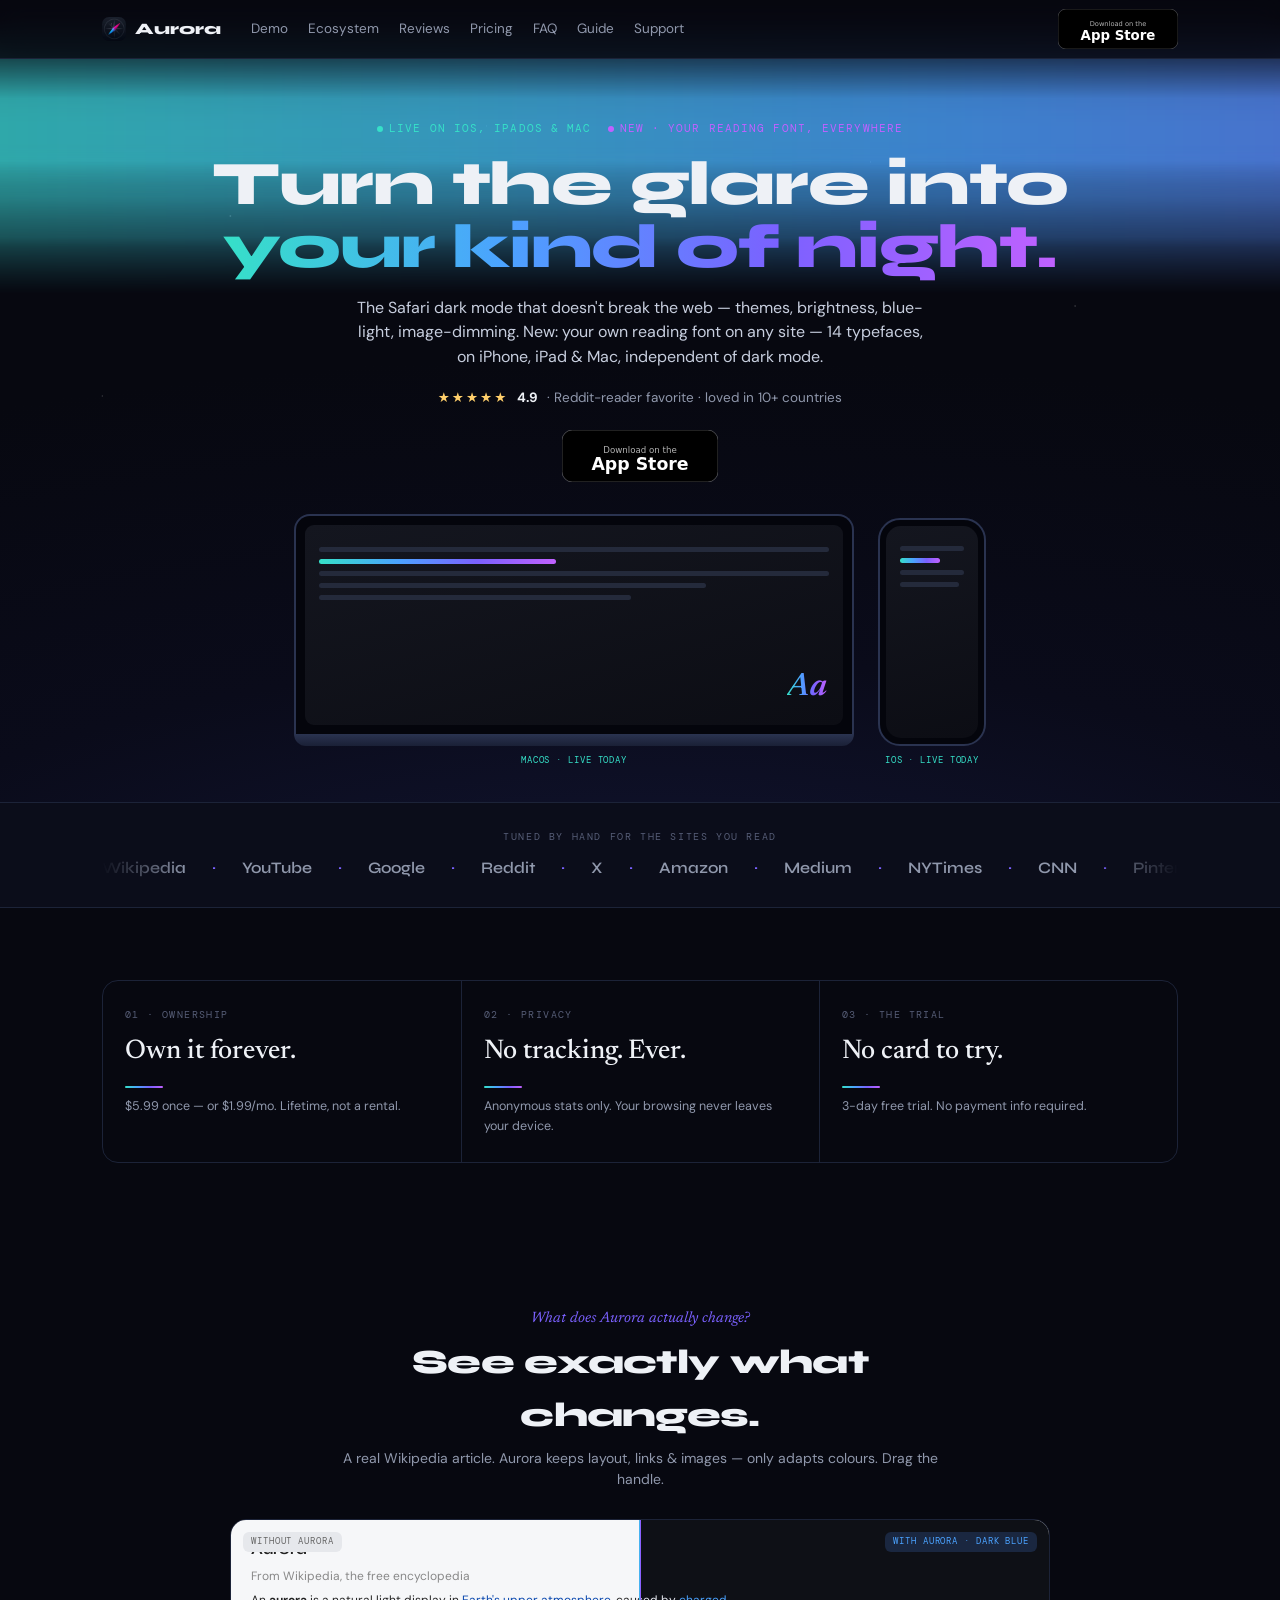
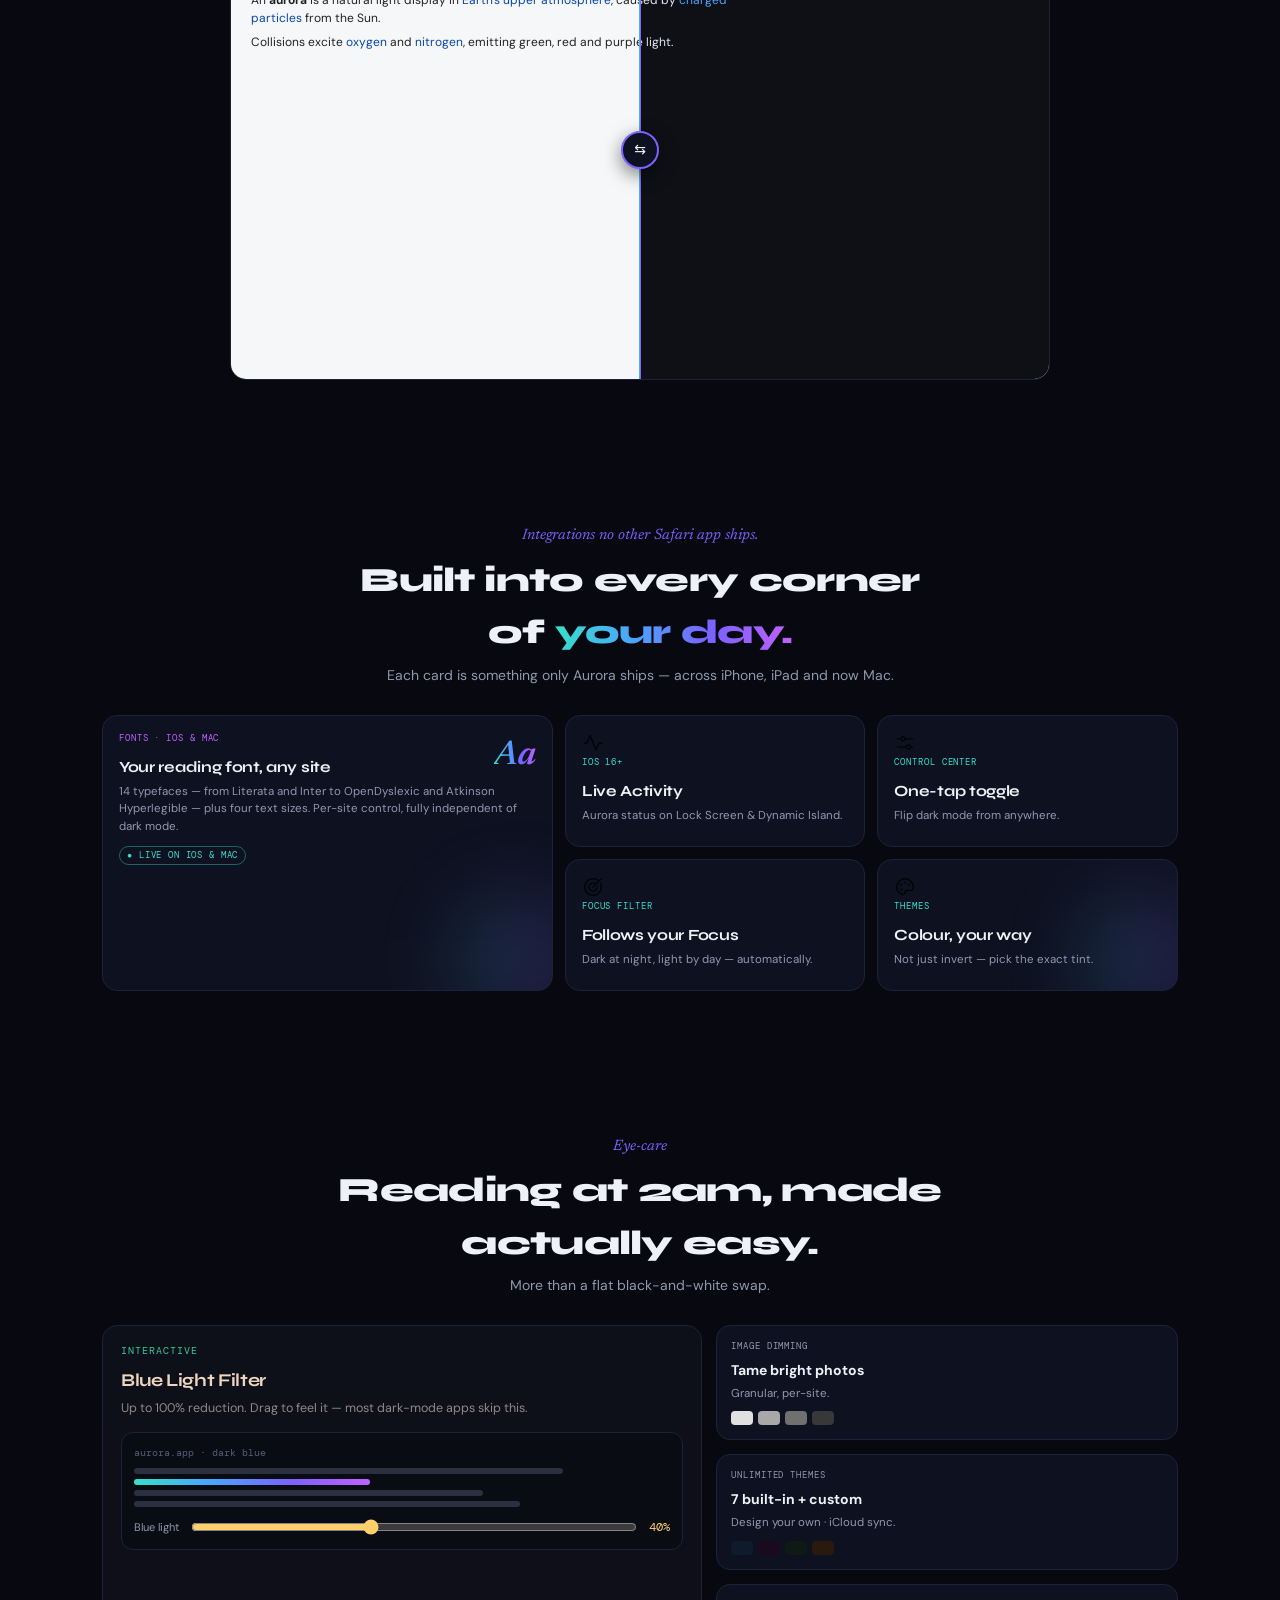
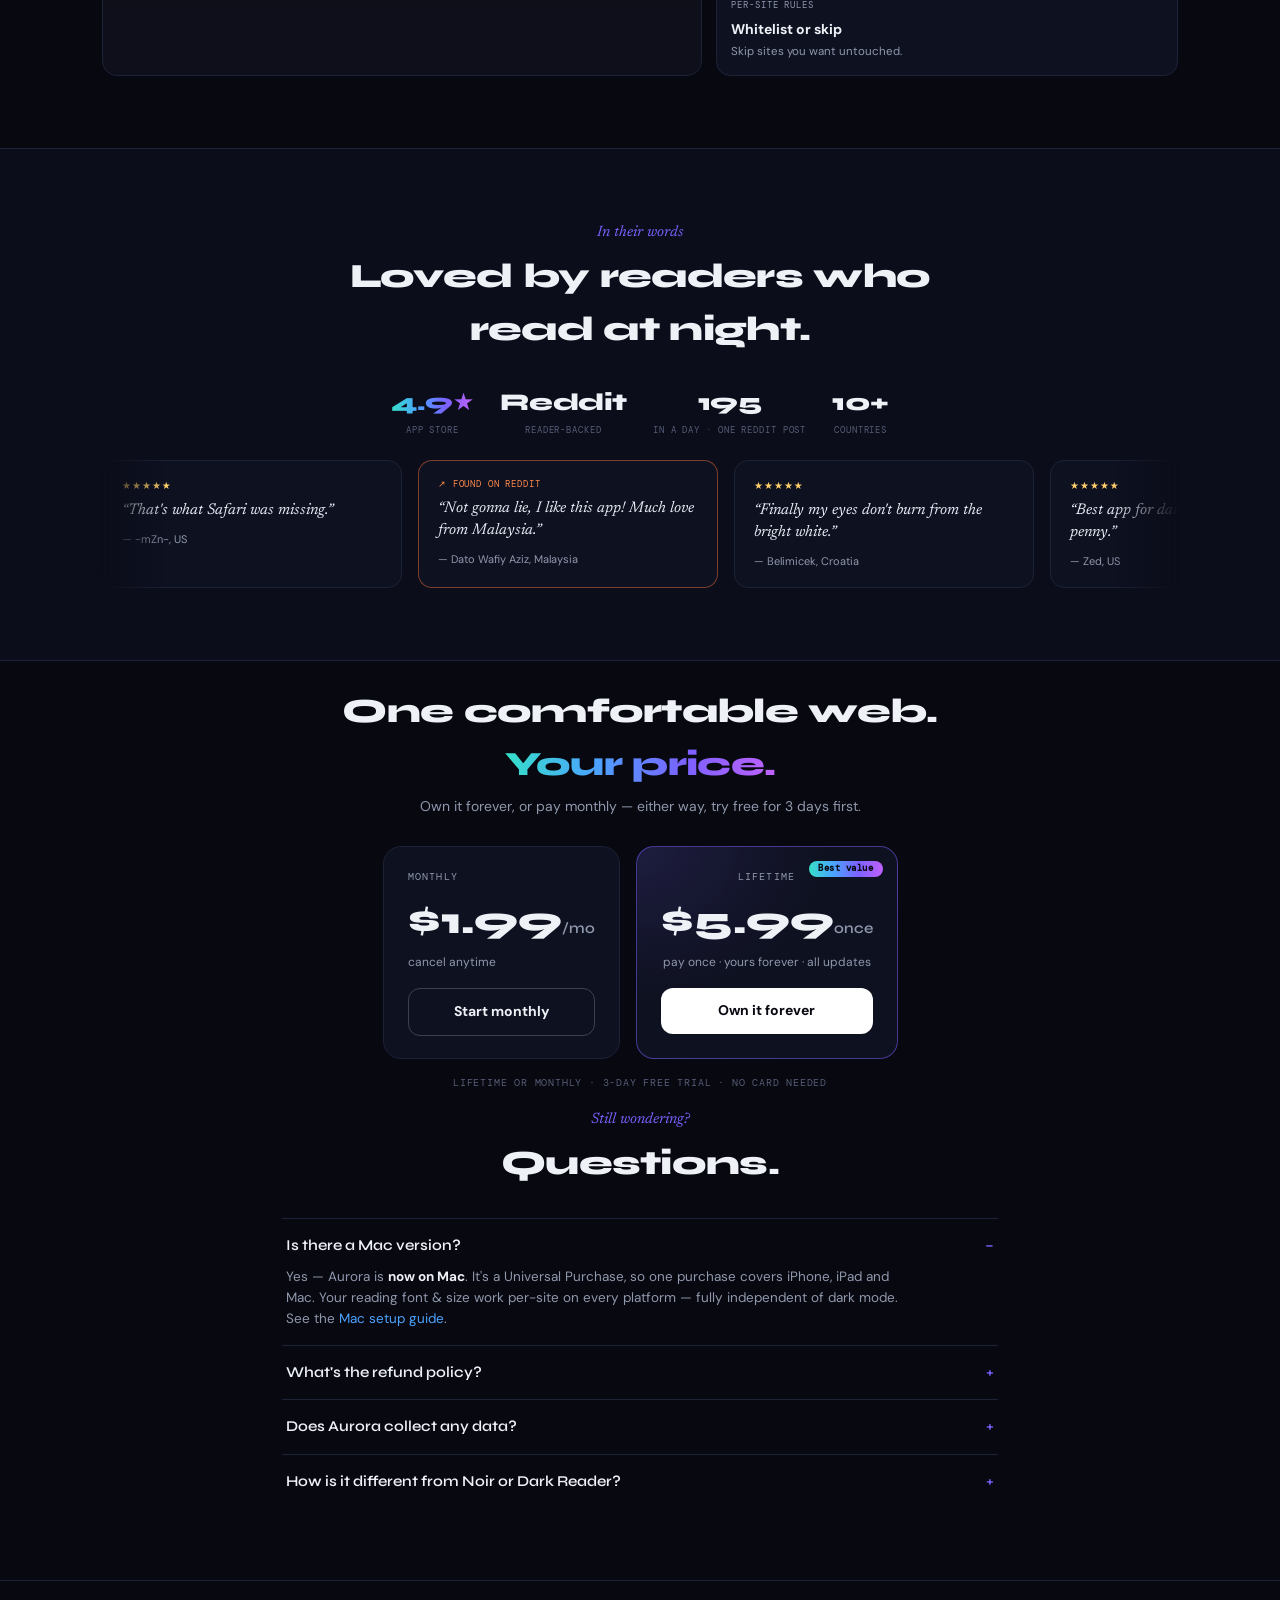
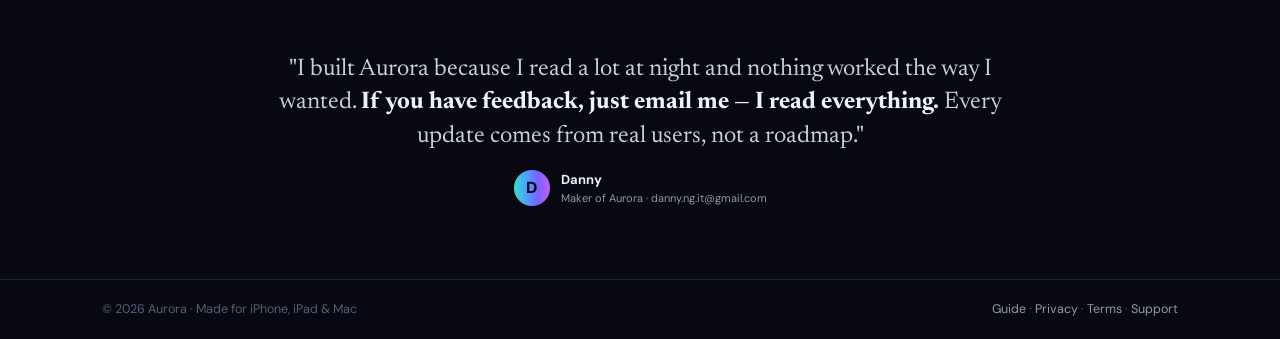
<file: index.html>
<!DOCTYPE html>
<html lang="en" class="no-js">
<head>
  <meta charset="UTF-8">
  <meta name="viewport" content="width=device-width, initial-scale=1.0">
  <script>document.documentElement.classList.remove('no-js');</script>
  <title>Aurora — Safari Dark Themes for iPhone, iPad &amp; Mac</title>
  <meta name="description" content="The Safari dark mode that doesn't break the web — themes, brightness, blue-light, image-dimming, and your own reading font on any site. On iPhone, iPad &amp; Mac. Own it for $5.99 once, or $1.99/mo. 3-day free trial.">
  <meta name="robots" content="index, follow">

  <meta property="og:title" content="Aurora — Safari Dark Themes for iPhone, iPad &amp; Mac">
  <meta property="og:description" content="The Safari dark mode that doesn't break the web — with your own reading font on any site, on iPhone, iPad &amp; Mac. Own it for $5.99, or $1.99/mo.">
  <meta property="og:type" content="website">
  <meta property="og:url" content="https://datnntqn.github.io/aurora-legal/">
  <meta property="og:image" content="https://datnntqn.github.io/aurora-legal/assets/aurora-icon.png">

  <meta name="twitter:card" content="summary_large_image">
  <meta name="twitter:title" content="Aurora — Safari Dark Themes for iPhone, iPad &amp; Mac">
  <meta name="twitter:description" content="The Safari dark mode that doesn't break the web — now with your own reading font, on iPhone, iPad &amp; Mac.">

  <link rel="icon" type="image/png" href="assets/aurora-icon-128.png">
  <link rel="apple-touch-icon" href="assets/aurora-icon-180.png">
  <link rel="preconnect" href="https://fonts.googleapis.com">
  <link rel="preconnect" href="https://fonts.gstatic.com" crossorigin>
  <link href="https://fonts.googleapis.com/css2?family=Syne:wght@500;600;700;800&family=DM+Sans:opsz,wght@9..40,300;9..40,400;9..40,500;9..40,700&family=DM+Mono:wght@400;500&family=Newsreader:ital,opsz,wght@1,6..72,400;1,6..72,500&display=swap" rel="stylesheet">

  <style>
  :root{
    --night:#070810; --night2:#0b0d1a; --line:#1c2338;
    --ink:#eef1f6; --ink2:#c7cede; --muted:#9098ac; --faint:#565d76;
    --teal:#36e0c8; --blue:#4ba3ff; --violet:#7b61ff; --magenta:#c061ff; --warn:#ffcf6b;
    --aurora:linear-gradient(90deg,var(--teal),var(--blue),var(--violet),var(--magenta));
    --sans:"Syne",-apple-system,BlinkMacSystemFont,"Segoe UI",system-ui,sans-serif;
    --body:"DM Sans",-apple-system,system-ui,sans-serif;
    --serif:"Newsreader","Iowan Old Style",Georgia,serif;
    --mono:"DM Mono",ui-monospace,"SF Mono",Menlo,monospace;
    --pad:clamp(28px,6vw,72px);
  }
  *{box-sizing:border-box}
  html{scroll-behavior:smooth}
  body{margin:0;background:var(--night);color:var(--ink);font-family:var(--body);-webkit-font-smoothing:antialiased;line-height:1.55}
  .c{max-width:1120px;margin:0 auto;padding:0 22px}
  h1,h2,h3{font-family:var(--sans);letter-spacing:-.02em;margin:0}
  a{color:inherit;text-decoration:none}
  img{max-width:100%;display:block}
  .grad{background:var(--aurora);-webkit-background-clip:text;background-clip:text;color:transparent}
  section{position:relative}

  nav{position:sticky;top:0;z-index:50;-webkit-backdrop-filter:blur(14px);backdrop-filter:blur(14px);background:rgba(7,8,16,.72);border-bottom:1px solid var(--line)}
  .navin{display:flex;align-items:center;gap:18px;height:58px}
  .brand{display:flex;align-items:center;gap:9px;font-family:var(--sans);font-weight:800;font-size:16px}
  .brand img{width:24px;height:24px;border-radius:7px}
  .nlinks{display:flex;gap:20px;margin-left:12px;font-size:13.5px;color:var(--muted)}
  .nlinks a:hover{color:var(--ink)}
  @media(max-width:720px){.nlinks{display:none}}
  .dl{margin-left:auto}.dl img{height:40px}

  .hero{overflow:hidden;padding:56px 0 34px;text-align:center;background:radial-gradient(130% 90% at 50% 130%,#14183a 0%,#0a0b1a 55%,#070810 100%)}
  .band{position:absolute;left:-20%;right:-20%;top:2%;height:230px;filter:blur(52px);opacity:.8;z-index:0;background:var(--aurora);background-size:200% 100%;
    -webkit-mask:linear-gradient(180deg,transparent,#000 35%,#000 62%,transparent);mask:linear-gradient(180deg,transparent,#000 35%,#000 62%,transparent);animation:drift 15s ease-in-out infinite alternate}
  .band.two{top:16%;height:150px;opacity:.45;filter:blur(66px);animation-duration:21s}
  @keyframes drift{from{background-position:0 50%;transform:translateY(0) skewY(-2deg)}to{background-position:100% 50%;transform:translateY(16px) skewY(2deg)}}
  .stars{position:absolute;inset:0;z-index:0;opacity:.8;background-image:
    radial-gradient(1.3px 1.3px at 18% 24%,#fff6,transparent),radial-gradient(1px 1px at 68% 18%,#fff5,transparent),
    radial-gradient(1.4px 1.4px at 84% 34%,#fff4,transparent),radial-gradient(1px 1px at 38% 14%,#fff5,transparent),
    radial-gradient(1px 1px at 54% 40%,#fff3,transparent),radial-gradient(1.2px 1.2px at 8% 44%,#fff4,transparent)}
  .hin{position:relative;z-index:2}
  .heyebrow{display:inline-flex;gap:16px;flex-wrap:wrap;justify-content:center;font-family:var(--mono);font-size:11px;letter-spacing:.1em;text-transform:uppercase;color:var(--muted);margin-bottom:16px}
  .heyebrow .live{color:var(--teal)} .heyebrow .soon{color:var(--magenta)}
  .heyebrow i{width:6px;height:6px;border-radius:50%;background:currentColor;display:inline-block;margin-right:6px;vertical-align:middle}
  .htitle{font-size:clamp(32px,6vw,62px);line-height:1.02;font-weight:800;max-width:15ch;margin:0 auto}
  .hsub{color:var(--ink2);font-size:16px;max-width:52ch;margin:16px auto 0}
  .rating{display:inline-flex;align-items:center;gap:9px;margin-top:18px;font-size:13.5px;color:var(--muted)}
  .rating .st{color:var(--warn);letter-spacing:2px}.rating b{color:var(--ink)}
  .hcta{margin-top:20px;display:flex;justify-content:center}.hcta img{height:52px}
  .horizon{display:flex;justify-content:center;align-items:flex-end;gap:24px;margin-top:32px}
  .mb{width:min(560px,60%)}
  .mb .lid{border-radius:16px 16px 0 0;background:#04050c;border:2px solid #2a3350;border-bottom:0;padding:9px}
  .scr{border-radius:9px;background:linear-gradient(165deg,#14161f,#0c0d14);position:relative;overflow:hidden}
  .mb .scr{height:200px}
  .mb .base{height:12px;background:linear-gradient(#2a3350,#1a2036);border-radius:0 0 13px 13px}
  .ip{width:108px}.ip .fr{border-radius:22px;background:#04050c;border:2px solid #2a3350;padding:6px}
  .ip .scr{height:212px;border-radius:15px}
  .ln{position:absolute;left:14px;right:14px;height:5px;border-radius:3px;background:#242a3b}
  .ln.g{background:var(--aurora);width:44%}
  .aa{position:absolute;right:16px;bottom:12px;font-family:var(--serif);font-style:italic;font-size:32px;font-weight:600}
  .dcap{font-family:var(--mono);font-size:9px;letter-spacing:.1em;text-transform:uppercase;text-align:center;margin-top:8px}
  .dcap.live{color:var(--teal)}.dcap.soon{color:var(--magenta)}

  .sites{padding:26px 0;border-top:1px solid var(--line);border-bottom:1px solid var(--line);text-align:center;background:var(--night2)}
  .sites .lab{font-family:var(--mono);font-size:10px;letter-spacing:.16em;text-transform:uppercase;color:var(--faint)}
  .smarq{overflow:hidden;margin-top:12px;-webkit-mask:linear-gradient(90deg,transparent,#000 8%,#000 92%,transparent);mask:linear-gradient(90deg,transparent,#000 8%,#000 92%,transparent)}
  .strack{display:flex;gap:26px;width:max-content;animation:marq 34s linear infinite;font-family:var(--sans);font-weight:600;color:var(--muted);font-size:16px}
  .strack .dot{color:var(--violet)}
  @keyframes marq{from{transform:translateX(0)}to{transform:translateX(-50%)}}

  .mani{padding:var(--pad) 0}
  .pillars{display:grid;grid-template-columns:repeat(3,1fr);border:1px solid var(--line);border-radius:16px;overflow:hidden}
  @media(max-width:720px){.pillars{grid-template-columns:1fr}}
  .pil{padding:26px 22px}.pil+.pil{border-left:1px solid var(--line)}
  @media(max-width:720px){.pil+.pil{border-left:0;border-top:1px solid var(--line)}}
  .pil .l{font-family:var(--mono);font-size:10px;letter-spacing:.14em;text-transform:uppercase;color:var(--faint)}
  .pil .big{font-family:var(--serif);font-size:27px;font-weight:500;margin-top:9px}
  .pil .u{height:2px;width:38px;background:var(--aurora);border-radius:2px;margin-top:13px}
  .pil .sm{color:var(--muted);font-size:12.5px;margin-top:9px}

  .shead{text-align:center;max-width:56ch;margin:0 auto 28px}
  .shead .q{font-family:var(--serif);font-style:italic;color:var(--violet);font-size:15px}
  .shead h2{font-size:clamp(24px,3.6vw,34px);font-weight:800;margin:6px 0 6px}
  .shead p{color:var(--muted);font-size:14px;margin:0}

  .demo{padding:var(--pad) 0}
  .cmp{position:relative;max-width:820px;margin:0 auto;border-radius:16px;overflow:hidden;border:1px solid var(--line);aspect-ratio:16/9;user-select:none}
  .cmp .side{position:absolute;inset:0;padding:18px 20px}
  .cmp .light{background:#f6f7f9;color:#222}
  .cmp .dark{background:#0e1016;color:#e8eaf2;clip-path:inset(0 0 0 50%)}
  .cmp h4{font-family:var(--sans);font-size:15px;margin:0 0 6px}
  .cmp .tag{font-family:var(--mono);font-size:9px;letter-spacing:.1em;text-transform:uppercase;position:absolute;top:12px;padding:3px 8px;border-radius:6px}
  .cmp .light .tag{left:12px;background:#e6e8ec;color:#666}
  .cmp .dark .tag{right:12px;background:#1a2740;color:var(--blue)}
  .cmp p{font-size:12px;line-height:1.5;margin:6px 0;max-width:60ch}
  .cmp .light a{color:#0645ad}.cmp .dark a{color:var(--blue)}
  .cmp .handle{position:absolute;top:0;bottom:0;left:50%;width:2px;background:var(--aurora);z-index:3;transform:translateX(-1px)}
  .cmp .knob{position:absolute;top:50%;left:50%;transform:translate(-50%,-50%);width:38px;height:38px;border-radius:50%;background:#0e1120;border:2px solid var(--violet);display:grid;place-items:center;color:var(--ink);z-index:4;cursor:ew-resize;box-shadow:0 6px 18px rgba(0,0,0,.5);font-size:14px}

  .ios{padding:var(--pad) 0}
  .bento{display:grid;grid-template-columns:1.5fr 1fr 1fr;grid-auto-rows:132px;gap:12px}
  @media(max-width:720px){.bento{grid-template-columns:1fr 1fr;grid-auto-rows:auto}}
  .bc{background:#0e1120;border:1px solid var(--line);border-radius:15px;padding:16px;position:relative;overflow:hidden}
  .bc.big{grid-row:span 2}
  .bc .tg{font-family:var(--mono);font-size:9px;letter-spacing:.1em;text-transform:uppercase;color:var(--teal)}
  .bc.mac .tg{color:var(--magenta)}
  .bc h3{font-size:15.5px;margin:9px 0 4px;font-weight:700}
  .bc p{font-size:11.5px;color:var(--muted);margin:0}
  .bc .glow{position:absolute;right:-34px;bottom:-34px;width:130px;height:130px;border-radius:50%;background:var(--aurora);filter:blur(42px);opacity:.2}
  .bc.mac .aaB{position:absolute;right:16px;top:14px;font-family:var(--serif);font-style:italic;font-size:34px;font-weight:600}
  .soonp{display:inline-block;margin-top:10px;font-family:var(--mono);font-size:8.5px;letter-spacing:.1em;text-transform:uppercase;color:var(--magenta);border:1px solid rgba(192,97,255,.4);padding:2px 7px;border-radius:999px}
  .bc .mi{width:22px;height:22px;opacity:.85;margin-bottom:2px}

  .eye{padding:var(--pad) 0}
  .eyegrid{display:grid;grid-template-columns:1.3fr 1fr;gap:14px}
  @media(max-width:760px){.eyegrid{grid-template-columns:1fr}}
  .fcard{background:#0e1120;border:1px solid var(--line);border-radius:15px;padding:18px;position:relative;overflow:hidden}
  .fcard .fl{font-family:var(--mono);font-size:9.5px;letter-spacing:.1em;text-transform:uppercase;color:var(--teal)}
  .fcard h3{font-size:18px;margin:8px 0 4px;font-weight:700}
  .fcard p{font-size:12.5px;color:var(--muted);margin:0}
  .warmfx{position:absolute;inset:0;background:linear-gradient(#ff9d2e,#ff7a3c);pointer-events:none;mix-blend-mode:multiply;opacity:.4;transition:opacity .1s}
  .blf{position:relative;margin-top:14px;background:#0a0c14;border:1px solid var(--line);border-radius:12px;padding:12px;z-index:1}
  .blf .url{font-family:var(--mono);font-size:10px;color:var(--faint);margin-bottom:8px}
  .blfl{height:6px;border-radius:3px;background:#2a3040;margin:5px 0}
  .blfl.g{background:var(--aurora);width:44%}
  .blfrow{display:flex;align-items:center;gap:10px;margin-top:10px}
  .blfrow label{font-size:11px;color:var(--muted)}
  input[type=range]{flex:1;accent-color:var(--warn)}
  .blfpct{font-family:var(--mono);font-size:12px;color:var(--warn)}
  .estack{display:flex;flex-direction:column;gap:14px}
  .scard{background:#0e1120;border:1px solid var(--line);border-radius:14px;padding:14px}
  .scard .fl{font-family:var(--mono);font-size:9px;letter-spacing:.1em;text-transform:uppercase;color:var(--muted)}
  .scard h4{font-size:14px;margin:6px 0 3px;font-weight:700}.scard p{font-size:11.5px;color:var(--muted);margin:0}
  .sw{display:flex;gap:5px;margin-top:9px}.sw div{width:22px;height:14px;border-radius:4px}

  .rev{padding:var(--pad) 0;background:var(--night2);border-top:1px solid var(--line);border-bottom:1px solid var(--line)}
  .rstat{display:flex;gap:26px;justify-content:center;flex-wrap:wrap;margin-bottom:22px;font-family:var(--mono)}
  .rstat .s{text-align:center}
  .rstat .s b{font-family:var(--sans);font-size:24px;font-weight:800;letter-spacing:-.02em}
  .rstat .s .st{background:var(--aurora);-webkit-background-clip:text;background-clip:text;color:transparent}
  .rstat .s span{display:block;font-size:9px;letter-spacing:.1em;text-transform:uppercase;color:var(--faint);margin-top:3px}
  .rmarq{overflow:hidden;-webkit-mask:linear-gradient(90deg,transparent,#000 6%,#000 94%,transparent);mask:linear-gradient(90deg,transparent,#000 6%,#000 94%,transparent)}
  .rtrack{display:flex;gap:16px;width:max-content;animation:marq 46s linear infinite}
  .vq{flex:none;width:300px;padding:17px 19px;border-radius:14px;background:#0e1120;border:1px solid var(--line)}
  .vq .st{color:var(--warn);font-size:10px;letter-spacing:1px}
  .vq q{font-family:var(--serif);font-style:italic;font-size:15.5px;line-height:1.4;display:block;quotes:none;margin:7px 0 9px;color:#e7ecf6}
  .vq .by{font-size:11px;color:var(--muted)}
  .vq.reddit{border-color:rgba(255,120,60,.45)}
  .vq .red{font-family:var(--mono);font-size:8.5px;letter-spacing:.1em;text-transform:uppercase;color:#ff8a4c}

  .price{padding:calc(var(--pad)/4) 0}
  .pcards{display:flex;gap:16px;justify-content:center;flex-wrap:wrap;align-items:stretch}
  .pc{background:#0e1120;border:1px solid var(--line);border-radius:18px;padding:22px 24px;min-width:230px;position:relative}
  .pc.hero{border-color:rgba(123,97,255,.5);background:radial-gradient(120% 120% at 0 0,rgba(123,97,255,.14),transparent 60%),#0e1120}
  .pc .plan{font-family:var(--mono);font-size:10px;letter-spacing:.12em;text-transform:uppercase;color:var(--muted)}
  .pc .amt{font-family:var(--sans);font-size:38px;font-weight:800;margin:8px 0 2px}.pc .amt small{font-size:15px;color:var(--muted);font-weight:600}
  .pc .n{font-size:12px;color:var(--muted)}
  .pc .best{position:absolute;top:14px;right:14px;z-index:2;font-family:var(--mono);font-size:8.5px;font-weight:800;line-height:1;white-space:nowrap;color:var(--night);background:var(--aurora);padding:4px 9px;border-radius:999px;letter-spacing:.06em}
  .pc .cta{display:block;margin-top:16px;text-align:center;font-size:14px;font-weight:700;padding:12px;border-radius:12px;background:#fff;color:var(--night)}
  .pc.sub .cta{background:transparent;color:var(--ink);border:1px solid rgba(255,255,255,.2)}
  .pcap{text-align:center;font-family:var(--mono);font-size:10px;letter-spacing:.08em;text-transform:uppercase;color:var(--faint);margin-top:16px}

  .faq{padding:0 0 var(--pad)}
  .faq details{border-top:1px solid var(--line);padding:15px 4px}
  .faq summary{font-family:var(--sans);font-weight:600;font-size:15px;cursor:pointer;list-style:none;display:flex;justify-content:space-between;gap:10px}
  .faq summary::-webkit-details-marker{display:none}
  .faq summary::after{content:"+";color:var(--violet)}
  .faq details[open] summary::after{content:"\2013"}
  .faq p{color:var(--muted);font-size:13.5px;margin:10px 0 0;max-width:70ch}
  .faq a{color:var(--blue)}

  .founder{padding:var(--pad) 0;border-top:1px solid var(--line);text-align:center}
  .founder .fq{font-family:var(--serif);font-size:clamp(18px,2.6vw,24px);line-height:1.4;max-width:60ch;margin:0 auto;color:var(--ink2)}
  .founder .fq b{color:var(--ink)}
  .fsig{display:flex;gap:11px;align-items:center;justify-content:center;margin-top:16px}
  .fav{width:36px;height:36px;border-radius:50%;background:var(--aurora);display:grid;place-items:center;color:var(--night);font-weight:800}
  .fname{font-weight:700;font-size:13px;text-align:left}.fhandle{font-size:11px;color:var(--muted);text-align:left}

  footer{border-top:1px solid var(--line);padding:20px 0;color:var(--faint);font-size:12.5px}
  .fin{display:flex;justify-content:space-between;flex-wrap:wrap;gap:10px}
  .fin a{color:var(--muted)}.fin a:hover{color:var(--ink)}
  a:focus-visible,summary:focus-visible,input:focus-visible{outline:2px solid var(--blue);outline-offset:2px}
  @media(prefers-reduced-motion:reduce){.band,.strack,.rtrack{animation:none}}
  </style>
</head>
<body>

<nav><div class="c navin">
  <a class="brand" href="#hero"><img src="assets/aurora-icon-128.png" alt="">Aurora</a>
  <div class="nlinks"><a href="#demo">Demo</a><a href="#ios">Ecosystem</a><a href="#reviews">Reviews</a><a href="#pricing">Pricing</a><a href="#faq">FAQ</a><a href="guide.html">Guide</a><a href="support.html">Support</a></div>
  <a class="dl" href="https://apps.apple.com/us/app/aurora-safari-dark-themes/id6751903540"><img src="assets/app-store-badge.svg" alt="Download on the App Store"></a>
</div></nav>

<header id="hero" class="hero">
  <div class="stars"></div><div class="band"></div><div class="band two"></div>
  <div class="c hin">
    <div class="heyebrow"><span class="live"><i></i>Live on iOS, iPadOS &amp; Mac</span><span class="soon"><i></i>New · your reading font, everywhere</span></div>
    <h1 class="htitle">Turn the glare into <span class="grad">your kind of night.</span></h1>
    <p class="hsub">The Safari dark mode that doesn't break the web — themes, brightness, blue-light, image-dimming. New: your own reading font on any site — 14 typefaces, on iPhone, iPad &amp; Mac, independent of dark mode.</p>
    <div class="rating"><span class="st">★★★★★</span><b>4.9</b> · Reddit-reader favorite · loved in 10+ countries</div>
    <div class="hcta"><a href="https://apps.apple.com/us/app/aurora-safari-dark-themes/id6751903540"><img src="assets/app-store-badge.svg" alt="Download on the App Store"></a></div>
    <div class="horizon">
      <div class="mb"><div class="lid"><div class="scr"><div class="ln" style="top:22px"></div><div class="ln g" style="top:34px"></div><div class="ln" style="top:46px"></div><div class="ln" style="top:58px;width:72%"></div><div class="ln" style="top:70px;width:58%"></div><span class="aa grad">Aa</span></div></div><div class="base"></div><div class="dcap live">macOS · live today</div></div>
      <div class="ip"><div class="fr"><div class="scr"><div class="ln" style="top:20px"></div><div class="ln g" style="top:32px"></div><div class="ln" style="top:44px"></div><div class="ln" style="top:56px;width:64%"></div></div></div><div class="dcap live">iOS · live today</div></div>
    </div>
  </div>
</header>

<section class="sites"><div class="c">
  <div class="lab">Tuned by hand for the sites you read</div>
  <div class="smarq"><div class="strack" id="strack"></div></div>
</div></section>

<section class="mani"><div class="c"><div class="pillars">
  <div class="pil"><div class="l">01 · Ownership</div><div class="big">Own it forever.</div><div class="u"></div><div class="sm">$5.99 once — or $1.99/mo. Lifetime, not a rental.</div></div>
  <div class="pil"><div class="l">02 · Privacy</div><div class="big">No tracking. Ever.</div><div class="u"></div><div class="sm">Anonymous stats only. Your browsing never leaves your device.</div></div>
  <div class="pil"><div class="l">03 · The trial</div><div class="big">No card to try.</div><div class="u"></div><div class="sm">3-day free trial. No payment info required.</div></div>
</div></div></section>

<section class="demo" id="demo"><div class="c">
  <div class="shead"><div class="q">What does Aurora actually change?</div><h2>See exactly what changes.</h2><p>A real Wikipedia article. Aurora keeps layout, links &amp; images — only adapts colours. Drag the handle.</p></div>
  <div class="cmp" id="cmp">
    <div class="side light"><span class="tag">Without Aurora</span><h4>Aurora</h4><p style="color:#888">From Wikipedia, the free encyclopedia</p><p>An <strong>aurora</strong> is a natural light display in <a>Earth's upper atmosphere</a>, caused by <a>charged particles</a> from the Sun.</p><p>Collisions excite <a>oxygen</a> and <a>nitrogen</a>, emitting green, red and purple light.</p></div>
    <div class="side dark" id="cmpdark"><span class="tag">With Aurora · Dark Blue</span><h4>Aurora</h4><p style="color:#8b94a8">From Wikipedia, the free encyclopedia</p><p>An <strong>aurora</strong> is a natural light display in <a>Earth's upper atmosphere</a>, caused by <a>charged particles</a> from the Sun.</p><p>Collisions excite <a>oxygen</a> and <a>nitrogen</a>, emitting green, red and purple light.</p></div>
    <div class="handle" id="handle"></div><div class="knob" id="knob">⇆</div>
  </div>
</div></section>

<section class="ios" id="ios"><div class="c">
  <div class="shead"><div class="q">Integrations no other Safari app ships.</div><h2>Built into every corner of <span class="grad">your day.</span></h2><p>Each card is something only Aurora ships — across iPhone, iPad and now Mac.</p></div>
  <div class="bento">
    <div class="bc big mac"><span class="aaB grad">Aa</span><div class="tg">Fonts · iOS &amp; Mac</div><h3>Your reading font, any site</h3><p>14 typefaces — from Literata and Inter to OpenDyslexic and Atkinson Hyperlegible — plus four text sizes. Per-site control, fully independent of dark mode.</p><span class="soonp" style="color:var(--teal);border-color:rgba(54,224,200,.4)">● live on iOS &amp; Mac</span><div class="glow"></div></div>
    <div class="bc"><img class="mi" src="assets/icons/pulse.svg" alt=""><div class="tg">iOS 16+</div><h3>Live Activity</h3><p>Aurora status on Lock Screen &amp; Dynamic Island.</p></div>
    <div class="bc"><img class="mi" src="assets/icons/sliders-horizontal.svg" alt=""><div class="tg">Control Center</div><h3>One-tap toggle</h3><p>Flip dark mode from anywhere.</p></div>
    <div class="bc"><img class="mi" src="assets/icons/target.svg" alt=""><div class="tg">Focus filter</div><h3>Follows your Focus</h3><p>Dark at night, light by day — automatically.</p></div>
    <div class="bc"><img class="mi" src="assets/icons/palette.svg" alt=""><div class="tg">Themes</div><h3>Colour, your way</h3><p>Not just invert — pick the exact tint.</p><div class="glow"></div></div>
  </div>
</div></section>

<section class="eye"><div class="c">
  <div class="shead"><div class="q">Eye-care</div><h2>Reading at 2am, made actually easy.</h2><p>More than a flat black-and-white swap.</p></div>
  <div class="eyegrid">
    <div class="fcard"><div class="warmfx" id="warmfx"></div>
      <div class="fl">Interactive</div><h3>Blue Light Filter</h3><p>Up to 100% reduction. Drag to feel it — most dark-mode apps skip this.</p>
      <div class="blf"><div class="url">aurora.app · dark blue</div><div class="blfl" style="width:80%"></div><div class="blfl g"></div><div class="blfl" style="width:65%"></div><div class="blfl" style="width:72%"></div>
        <div class="blfrow"><label for="blf">Blue light</label><input type="range" id="blf" min="0" max="100" value="40"><span class="blfpct" id="blfpct">40%</span></div>
      </div>
    </div>
    <div class="estack">
      <div class="scard"><div class="fl">Image dimming</div><h4>Tame bright photos</h4><p>Granular, per-site.</p><div class="sw"><div style="background:#e0e0e0"></div><div style="background:#a8a8a8"></div><div style="background:#707070"></div><div style="background:#383838"></div></div></div>
      <div class="scard"><div class="fl">Unlimited themes</div><h4>7 built-in + custom</h4><p>Design your own · iCloud sync.</p><div class="sw"><div style="background:#0d1b2a"></div><div style="background:#1a0a1e"></div><div style="background:#0f1a14"></div><div style="background:#2a1a0d"></div></div></div>
      <div class="scard"><div class="fl">Per-site rules</div><h4>Whitelist or skip</h4><p>Skip sites you want untouched.</p></div>
    </div>
  </div>
</div></section>

<section class="rev" id="reviews"><div class="c">
  <div class="shead"><div class="q">In their words</div><h2>Loved by readers who read at night.</h2></div>
  <div class="rstat"><div class="s"><b class="st">4.9★</b><span>App Store</span></div><div class="s"><b>Reddit</b><span>reader-backed</span></div><div class="s"><b>195</b><span>in a day · one Reddit post</span></div><div class="s"><b>10+</b><span>countries</span></div></div>
  <div class="rmarq"><div class="rtrack" id="rtrack"></div></div>
</div></section>

<section class="price" id="pricing"><div class="c">
  <div class="shead"><h2>One comfortable web. <span class="grad">Your price.</span></h2><p>Own it forever, or pay monthly — either way, try free for 3 days first.</p></div>
  <div class="pcards">
    <div class="pc sub"><div class="plan">Monthly</div><div class="amt">$1.99<small>/mo</small></div><div class="n">cancel anytime</div>
      <a class="cta" href="https://apps.apple.com/us/app/aurora-safari-dark-themes/id6751903540">Start monthly</a></div>
    <div class="pc hero"><span class="best">Best value</span><div class="plan">Lifetime</div><div class="amt">$5.99<small>once</small></div><div class="n">pay once · yours forever · all updates</div>
      <a class="cta" href="https://apps.apple.com/us/app/aurora-safari-dark-themes/id6751903540">Own it forever</a></div>
  </div>
  <div class="pcap">Lifetime or monthly · 3-day free trial · no card needed</div>
</div></section>

<section class="faq" id="faq"><div class="c" style="max-width:760px">
  <div class="shead"><div class="q">Still wondering?</div><h2>Questions.</h2></div>
  <details open><summary>Is there a Mac version?</summary><p>Yes — Aurora is <b style="color:var(--ink)">now on Mac</b>. It's a Universal Purchase, so one purchase covers iPhone, iPad and Mac. Your reading font &amp; size work per-site on every platform — fully independent of dark mode. See the <a href="guide.html#mac-setup">Mac setup guide</a>.</p></details>
  <details><summary>What's the refund policy?</summary><p>Standard Apple App Store policy. The 3-day free trial needs no payment info, so you can try before you buy.</p></details>
  <details><summary>Does Aurora collect any data?</summary><p>Only anonymous product-usage stats via TelemetryDeck — no personal data, no tracking, and your browsing never leaves your device. See the <a href="privacy.html">Privacy Policy</a>.</p></details>
  <details><summary>How is it different from Noir or Dark Reader?</summary><p>Aurora is built for the whole Apple ecosystem — Focus Filter, Control Center, Live Activity, Auto Schedule, Siri/Shortcuts on iOS — plus per-site web fonts &amp; sizes on both iOS and Mac, which no other Safari dark mode ships. Stable on iOS 18+.</p></details>
</div></section>

<section class="founder"><div class="c">
  <p class="fq">"I built Aurora because I read a lot at night and nothing worked the way I wanted. <b>If you have feedback, just email me — I read everything.</b> Every update comes from real users, not a roadmap."</p>
  <div class="fsig"><div class="fav">D</div><div><div class="fname">Danny</div><div class="fhandle">Maker of Aurora · <a href="mailto:danny.ng.it@gmail.com">danny.ng.it@gmail.com</a></div></div></div>
</div></section>

<footer><div class="c fin"><div>© 2026 Aurora · Made for iPhone, iPad &amp; Mac</div><div><a href="guide.html">Guide</a> · <a href="privacy.html">Privacy</a> · <a href="terms.html">Terms</a> · <a href="support.html">Support</a></div></div></footer>

<script>
  var sites=["Wikipedia","YouTube","Google","Reddit","X","Amazon","Medium","NYTimes","CNN","Pinterest","IMDb","Etsy","Slack"];
  var st=document.getElementById('strack'),h="";
  for(var r=0;r<2;r++){sites.forEach(function(s){h+="<span>"+s+"</span><span class='dot'>·</span>";});}
  st.innerHTML=h;
  var revs=[["★★★★★","That's what Safari was missing.","-mZn-, US",0],
   ["","Not gonna lie, I like this app! Much love from Malaysia.","Dato Wafiy Aziz, Malaysia",1],
   ["★★★★★","Finally my eyes don't burn from the bright white.","Belimicek, Croatia",0],
   ["★★★★★","Best app for dark mode — worth every penny.","Zed, US",0],
   ["★★★★★","Image Dimming is AMAZING. Support good devs who care.","A.PALNAV, Mexico",0],
   ["★★★★★","Your eyes will thank you — strongly recommended.","IamJohnRT, US",0]];
  var rt=document.getElementById('rtrack'),rh="";
  function card(v){return "<div class='vq"+(v[3]?" reddit":"")+"'>"+(v[3]?"<div class='red'>↗ found on Reddit</div>":"<div class='st'>"+v[0]+"</div>")+"<q>“"+v[1]+"”</q><div class='by'>— "+v[2]+"</div></div>";}
  for(var k=0;k<2;k++){revs.forEach(function(v){rh+=card(v);});}
  rt.innerHTML=rh;
  (function(){var cmp=document.getElementById('cmp'),dk=document.getElementById('cmpdark'),ha=document.getElementById('handle'),kn=document.getElementById('knob'),drag=false;
   function set(x){var b=cmp.getBoundingClientRect(),p=Math.max(4,Math.min(96,(x-b.left)/b.width*100));dk.style.clipPath="inset(0 0 0 "+p+"%)";ha.style.left=p+"%";kn.style.left=p+"%";}
   function dn(e){drag=true;e.preventDefault();}function mv(e){if(!drag)return;set((e.touches?e.touches[0]:e).clientX);}function up(){drag=false;}
   kn.addEventListener('mousedown',dn);kn.addEventListener('touchstart',dn,{passive:false});window.addEventListener('mousemove',mv);window.addEventListener('touchmove',mv,{passive:false});window.addEventListener('mouseup',up);window.addEventListener('touchend',up);
   cmp.addEventListener('click',function(e){if(e.target!==kn)set(e.clientX);});})();
  (function(){var s=document.getElementById('blf'),p=document.getElementById('blfpct'),fx=document.getElementById('warmfx');
   function u(){p.textContent=s.value+"%";fx.style.opacity=(s.value/100*0.7).toFixed(2);}s.addEventListener('input',u);u();})();
</script>
</body>
</html>
</file>
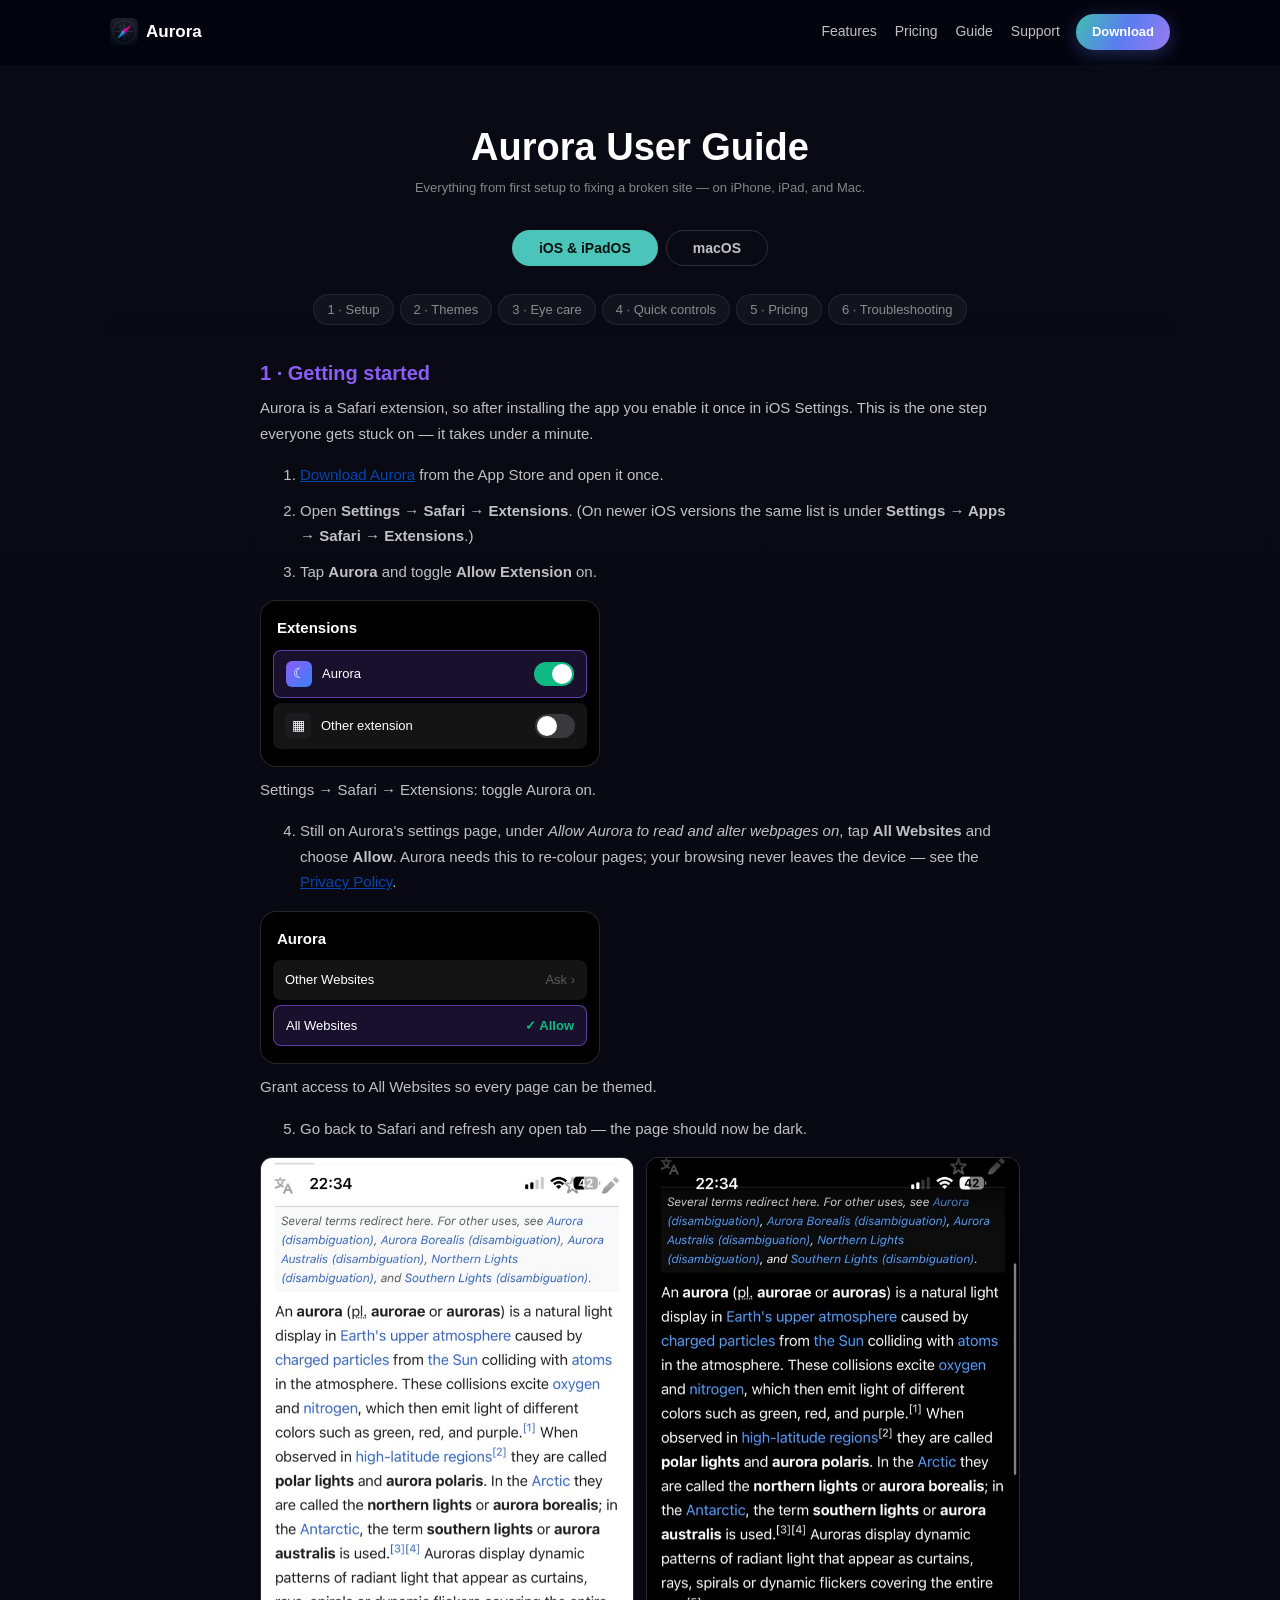
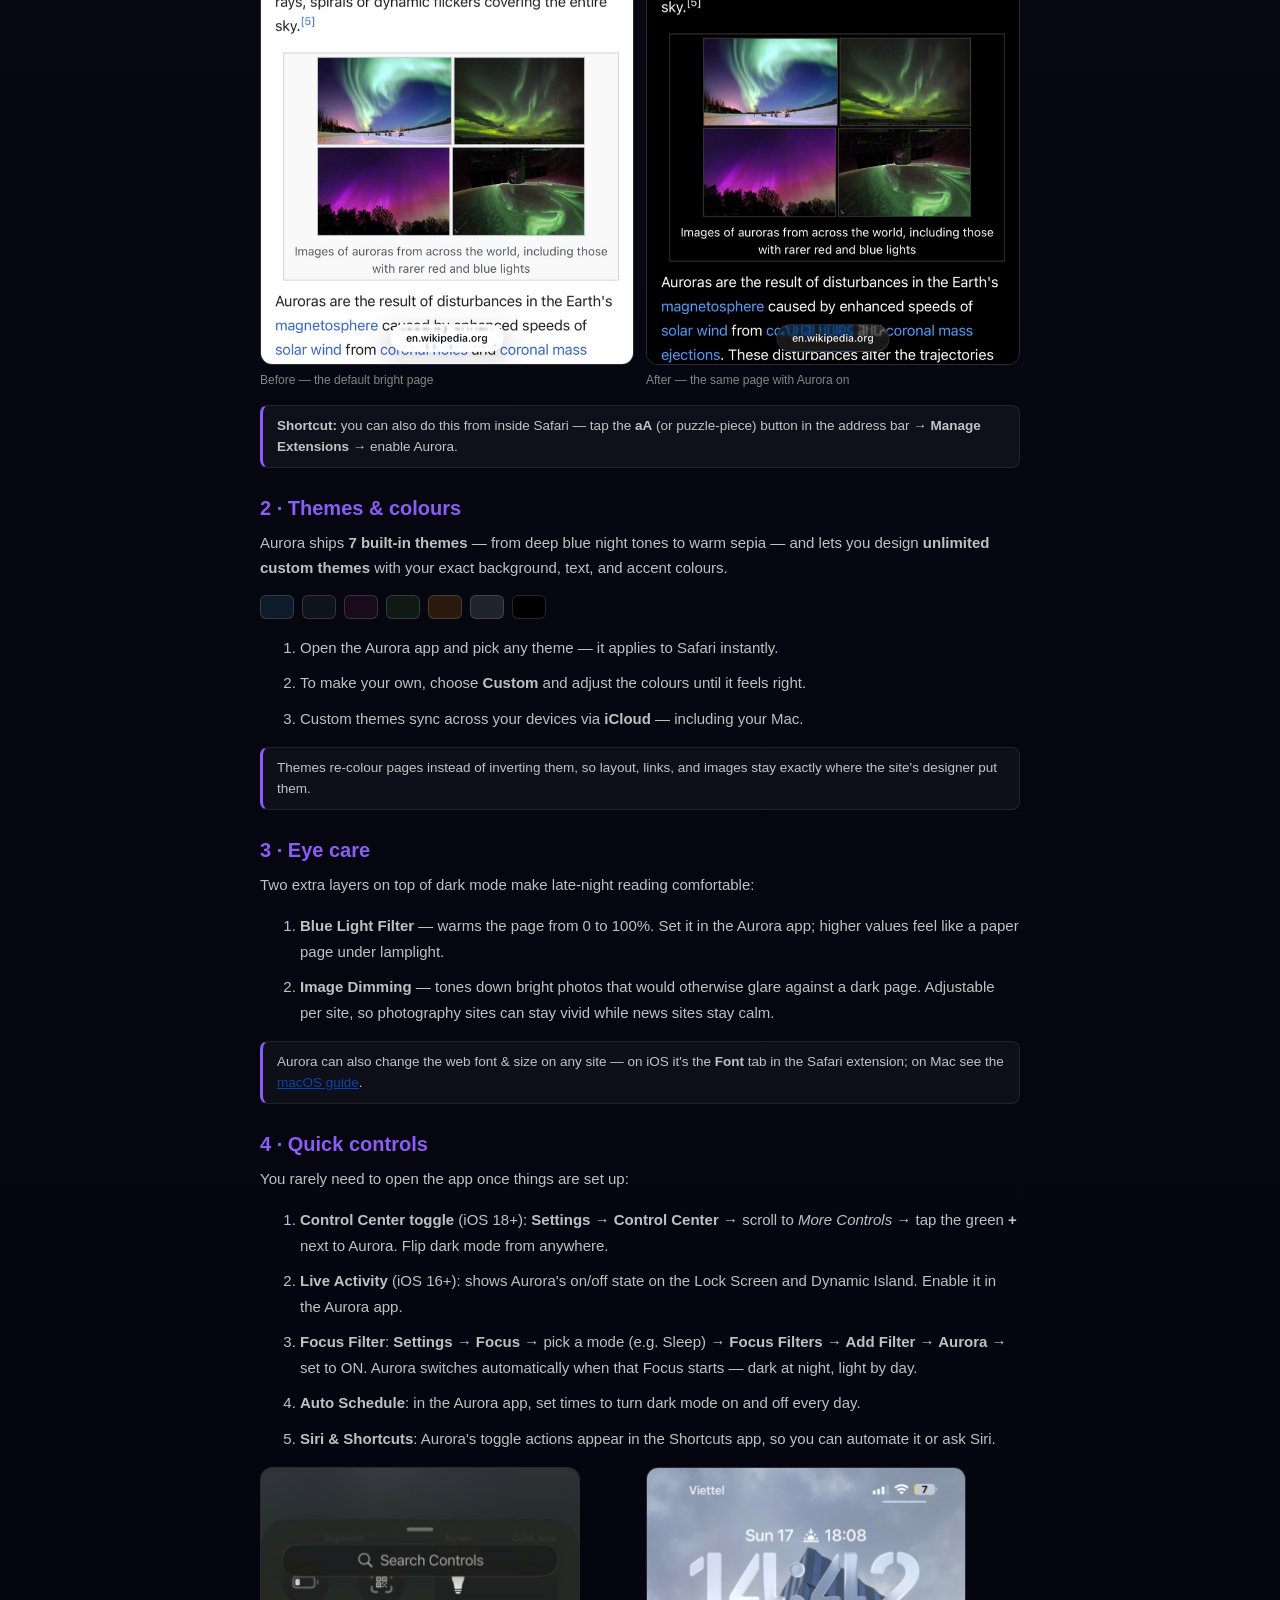
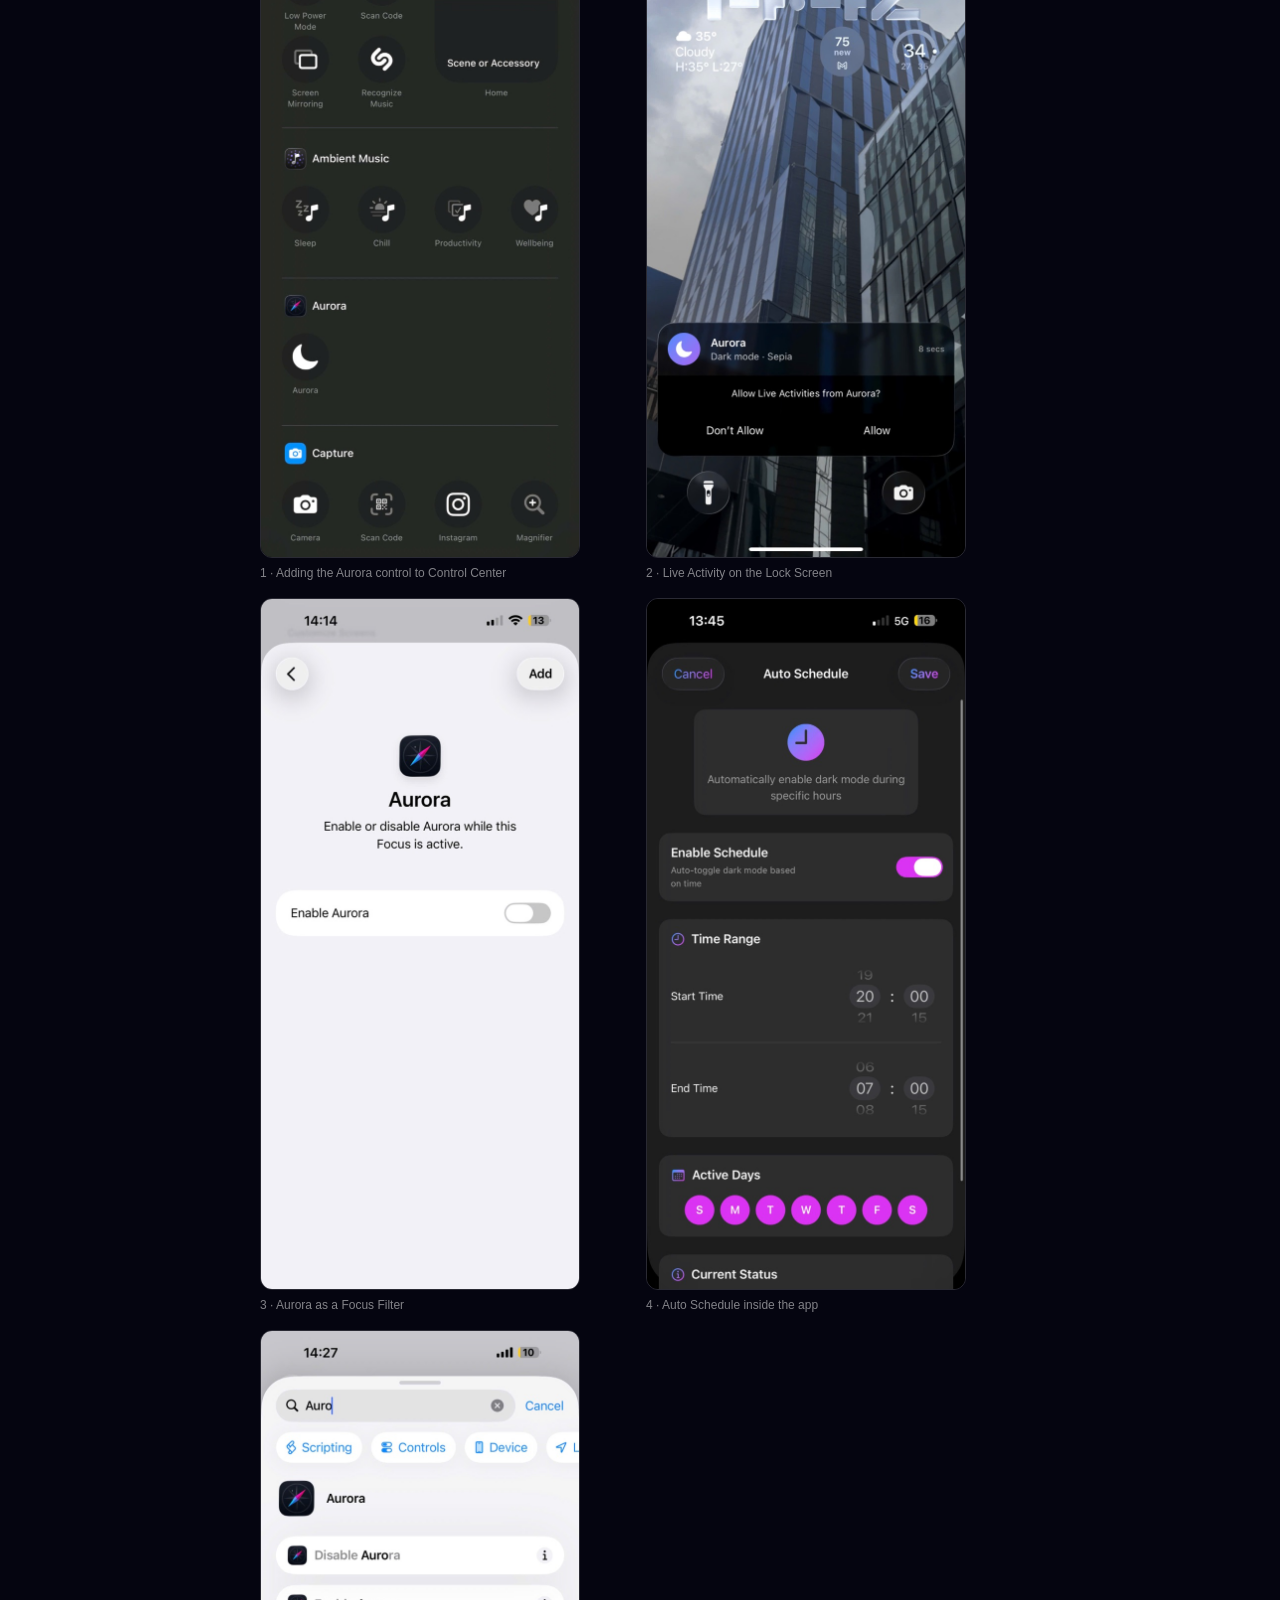
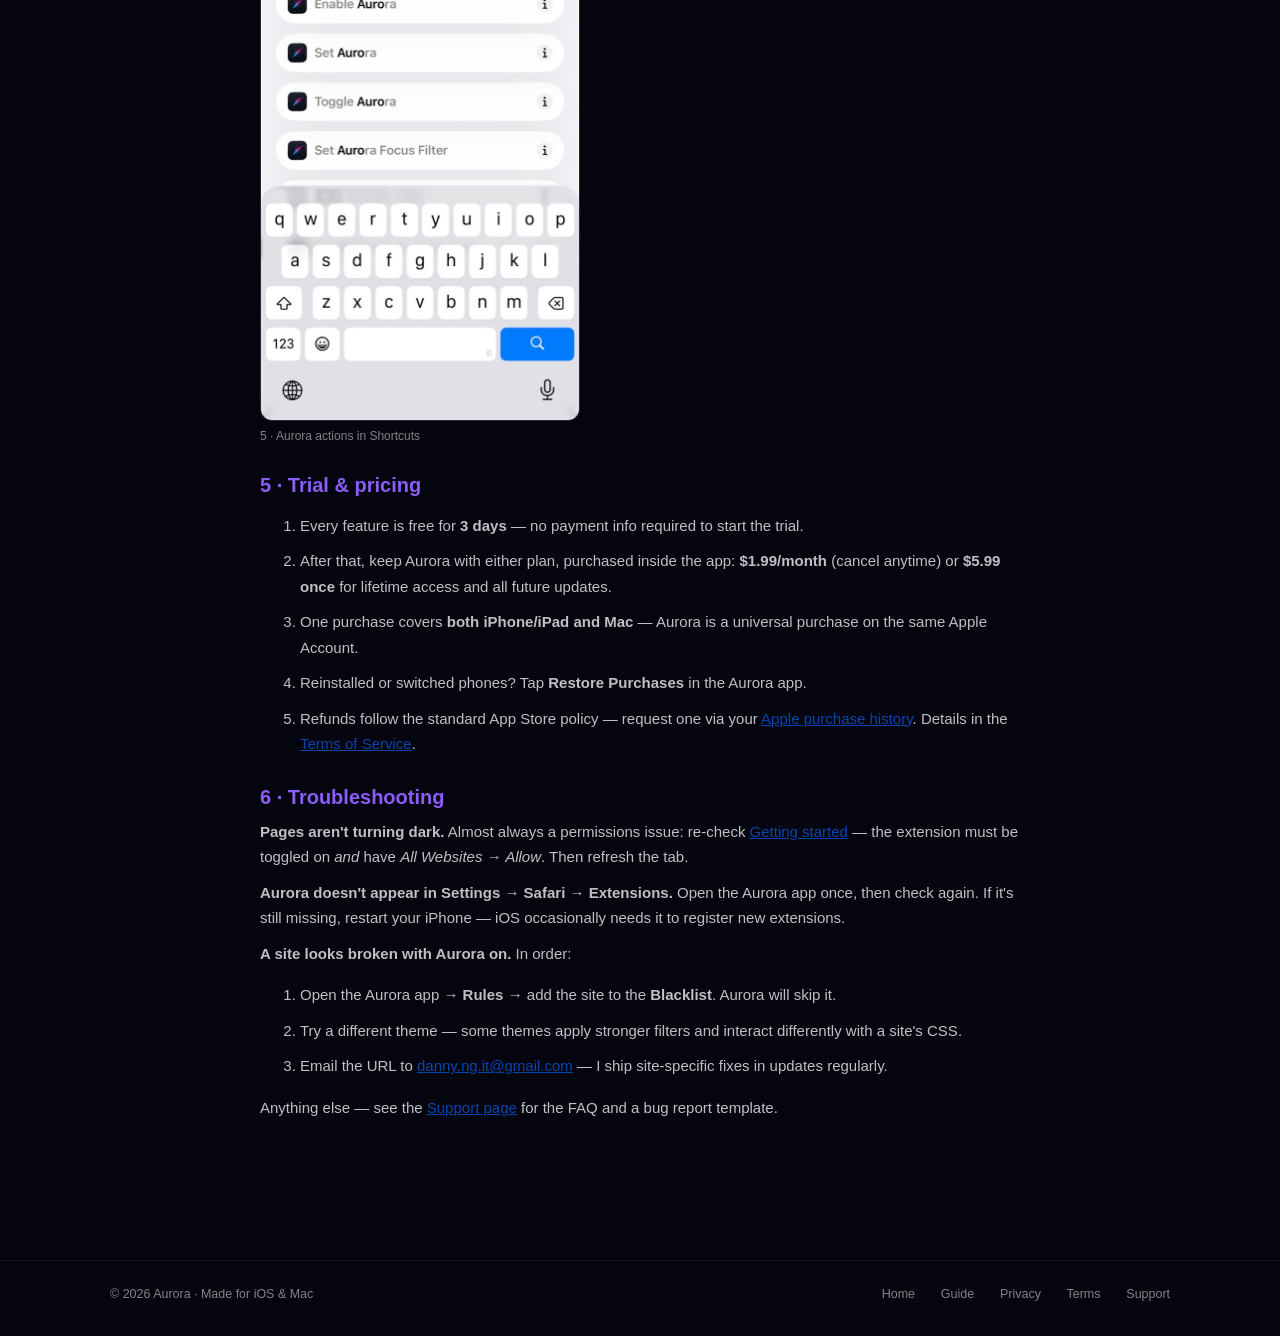
<file: guide.html>
<!DOCTYPE html>
<html lang="en">
<head>
  <meta charset="UTF-8">
  <meta name="viewport" content="width=device-width, initial-scale=1.0">
  <title>User Guide — Aurora</title>
  <meta name="description" content="How to set up and use Aurora — Safari Dark Themes on iPhone, iPad, and Mac: enable the extension, pick themes, eye-care filters, quick controls, and troubleshooting.">
  <meta name="robots" content="index, follow">
  <meta property="og:title" content="User Guide — Aurora">
  <meta property="og:description" content="Set up Aurora on iPhone, iPad, and Mac — extension setup, themes, eye care, and troubleshooting.">
  <meta property="og:type" content="website">
  <meta property="og:url" content="https://datnntqn.github.io/aurora-legal/guide.html">
  <link rel="icon" type="image/png" href="assets/aurora-icon-128.png">
  <link rel="apple-touch-icon" href="assets/aurora-icon-180.png">
  <link rel="stylesheet" href="style.css">
  <style>
  /* Guide-only styles, scoped to .guide-* and .mock-* so nothing leaks into
     other pages. Layout: single centred column + platform tabs + chip TOC. */
  .guide-head { text-align: center; max-width: 640px; margin: 0 auto; }
  .guide-col { max-width: 760px; margin: 0 auto; }

  /* Platform switcher — teal carries iOS, violet carries macOS, matching the
     homepage's live/mac colour language. */
  .guide-seg { display: flex; justify-content: center; gap: 8px; margin: 28px auto 18px; }
  .guide-seg button {
    border: 1px solid var(--border-strong); background: transparent; color: var(--text-secondary);
    font-size: 14px; font-weight: 700; padding: 9px 26px; border-radius: 999px;
    transition: background .15s, color .15s, border-color .15s;
  }
  .guide-seg button:hover { color: var(--text-primary); }
  .guide-seg button[aria-selected="true"] { color: #06120f; border-color: transparent; }
  .guide-seg button.seg-ios[aria-selected="true"] { background: var(--accent2); }
  .guide-seg button.seg-mac[aria-selected="true"] { background: var(--accent); color: #0d0716; }

  /* Chip TOC — one horizontal row, sticky under the site nav, scrollable when narrow. */
  .guide-chips {
    position: sticky; top: 62px; z-index: 10;
    display: flex; gap: 6px; justify-content: center; overflow-x: auto;
    padding: 10px 4px; margin: 0 -4px 26px;
    background: linear-gradient(180deg, var(--bg-elevated) 60%, transparent);
    -webkit-backdrop-filter: blur(8px); backdrop-filter: blur(8px);
    scrollbar-width: none;
  }
  .guide-chips::-webkit-scrollbar { display: none; }
  .guide-chips a {
    flex-shrink: 0; font-size: 13px; color: var(--text-tertiary);
    border: 1px solid var(--border-card); border-radius: 999px; padding: 5px 13px;
    background: var(--bg-card);
  }
  .guide-chips a:hover { color: var(--text-primary); border-color: var(--border-strong); }
  /* With justify-content:center a long overflowing row would clip its left edge;
     safe-center isn't supported everywhere, so pad the edges and let it scroll. */
  @media (max-width: 700px) { .guide-chips { justify-content: flex-start; } }

  .guide-panel[hidden] { display: none; }
  .guide-section { scroll-margin-top: 118px; }

  .step-note {
    background: var(--bg-card); border: 1px solid var(--border-card);
    border-left: 3px solid var(--brand-purple); border-radius: var(--radius-sm);
    padding: 10px 14px; font-size: 13.5px; color: var(--text-secondary); margin: 14px 0;
  }

  /* CSS-built iOS Settings illustration */
  .mock-settings {
    max-width: 340px; background: #000; border: 1px solid var(--border-strong);
    border-radius: var(--radius-lg); padding: 16px 12px 12px; margin: 16px 0;
    font-size: 13px; color: #fff;
  }
  .mock-settings .mock-title { font-size: 15px; font-weight: 700; margin-bottom: 10px; padding-left: 4px; }
  .mock-row {
    display: flex; align-items: center; gap: 10px;
    background: rgba(255,255,255,0.08); padding: 10px 12px;
    border-radius: 8px; margin-bottom: 5px;
  }
  .mock-row.hilite { border: 1px solid rgba(139,92,246,0.6); background: rgba(139,92,246,0.18); }
  .mock-icon {
    width: 26px; height: 26px; border-radius: 6px; flex-shrink: 0;
    display: flex; align-items: center; justify-content: center; font-size: 14px;
  }
  .mock-icon.aurora { background: linear-gradient(135deg, var(--brand-purple), var(--brand-blue)); }
  .mock-icon.sys { background: #1c1c1e; }
  .mock-row .mock-label { flex: 1; }
  .mock-row .mock-chevron { color: rgba(255,255,255,0.3); }
  .mock-check { color: var(--success); font-weight: 700; }
  .mock-toggle { width: 40px; height: 24px; border-radius: 12px; background: #39393d; position: relative; flex-shrink: 0; }
  .mock-toggle::after {
    content: ""; position: absolute; top: 2px; left: 2px; width: 20px; height: 20px;
    border-radius: 50%; background: #fff;
  }
  .mock-toggle.on { background: var(--success); }
  .mock-toggle.on::after { left: auto; right: 2px; }
  .mock-caption { font-size: 12px; color: var(--text-tertiary); max-width: 400px; margin: -6px 0 16px; }

  /* CSS-built macOS window illustration (Safari Settings → Extensions) */
  .mock-mac {
    max-width: 400px; background: #1e1e24; border: 1px solid var(--border-strong);
    border-radius: 10px; margin: 16px 0; font-size: 13px; color: #eee; overflow: hidden;
  }
  .mock-mac .mock-titlebar {
    display: flex; align-items: center; gap: 6px; padding: 9px 12px;
    background: #26262e; border-bottom: 1px solid rgba(255,255,255,0.08);
    font-size: 12px; color: rgba(255,255,255,0.6);
  }
  .mock-mac .tl { width: 11px; height: 11px; border-radius: 50%; }
  .mock-mac .tl.r { background: #ff5f57; } .mock-mac .tl.y { background: #febc2e; } .mock-mac .tl.g { background: #28c840; }
  .mock-mac .mock-titlebar span { margin-left: 8px; }
  .mock-mac .mock-body { padding: 10px 12px 12px; }
  .mock-mac .mock-row { background: rgba(255,255,255,0.06); }
  .mock-checkbox {
    width: 16px; height: 16px; border-radius: 4px; flex-shrink: 0;
    background: var(--brand-blue); color: #fff; font-size: 12px; font-weight: 700;
    display: flex; align-items: center; justify-content: center;
  }

  .theme-swatches { display: flex; gap: 8px; margin: 14px 0; }
  .theme-swatches div { width: 34px; height: 24px; border-radius: 6px; border: 1px solid var(--border-strong); }

  /* Real app screenshots */
  .shot { margin: 16px 0; }
  .shot img { width: 100%; height: auto; border: 1px solid var(--border-strong); border-radius: var(--radius-md); }
  .shot figcaption { font-size: 12px; color: var(--text-tertiary); margin-top: 6px; }
  .shot-pair { display: grid; grid-template-columns: 1fr 1fr; gap: 12px; margin: 16px 0; }
  .shot-pair .shot, .shot-grid .shot { margin: 0; }
  .shot-grid { display: grid; grid-template-columns: repeat(2, minmax(0, 1fr)); gap: 16px 12px; margin: 16px 0; }
  .shot-grid .shot { max-width: 320px; }
  @media (max-width: 480px) { .shot-grid { grid-template-columns: 1fr; } .shot-grid .shot { max-width: none; } }

  @media (max-width: 600px) {
    .guide-chips { top: 56px; }
    .guide-seg button { padding: 8px 18px; font-size: 13.5px; }
  }
  </style>
</head>
<body>

<nav class="site-nav">
  <div class="container nav-inner">
    <a href="index.html" class="brand">
      <img src="assets/aurora-icon-128.png" alt="" class="brand-mark">
      <span>Aurora</span>
    </a>
    <div class="nav-links">
      <a href="index.html#features">Features</a>
      <a href="index.html#pricing">Pricing</a>
      <a href="guide.html">Guide</a>
      <a href="support.html">Support</a>
    </div>
    <a href="https://apps.apple.com/us/app/aurora-safari-dark-themes/id6751903540" class="nav-download">Download</a>
  </div>
</nav>

<main class="legal-page">
  <div class="container">
    <div class="guide-head">
      <h1>Aurora User Guide</h1>
      <p class="legal-updated">Everything from first setup to fixing a broken site — on iPhone, iPad, and Mac.</p>
    </div>

    <div class="guide-seg" role="tablist" aria-label="Platform">
      <button class="seg-ios" id="tab-ios" role="tab" aria-selected="true" aria-controls="panel-ios">iOS &amp; iPadOS</button>
      <button class="seg-mac" id="tab-mac" role="tab" aria-selected="false" aria-controls="panel-mac">macOS</button>
    </div>

    <!-- ============================== iOS ============================== -->
    <div class="guide-panel" id="panel-ios" role="tabpanel" aria-labelledby="tab-ios">
      <div class="guide-chips">
        <a href="#setup">1 · Setup</a>
        <a href="#themes">2 · Themes</a>
        <a href="#reading">3 · Eye care</a>
        <a href="#controls">4 · Quick controls</a>
        <a href="#subscription">5 · Pricing</a>
        <a href="#troubleshooting">6 · Troubleshooting</a>
      </div>

      <div class="guide-col">

        <section id="setup" class="guide-section">
          <h2>1 · Getting started</h2>
          <p>Aurora is a Safari extension, so after installing the app you enable it once in iOS Settings. This is the one step everyone gets stuck on — it takes under a minute.</p>
          <ol>
            <li><a href="https://apps.apple.com/us/app/aurora-safari-dark-themes/id6751903540" class="wiki-link">Download Aurora</a> from the App Store and open it once.</li>
            <li>Open <strong>Settings → Safari → Extensions</strong>. (On newer iOS versions the same list is under <strong>Settings → Apps → Safari → Extensions</strong>.)</li>
            <li>Tap <strong>Aurora</strong> and toggle <strong>Allow Extension</strong> on.</li>
          </ol>
          <div class="mock-settings" aria-hidden="true">
            <div class="mock-title">Extensions</div>
            <div class="mock-row hilite"><div class="mock-icon aurora">☾</div><div class="mock-label">Aurora</div><div class="mock-toggle on"></div></div>
            <div class="mock-row"><div class="mock-icon sys">▦</div><div class="mock-label">Other extension</div><div class="mock-toggle"></div></div>
          </div>
          <p class="mock-caption">Settings → Safari → Extensions: toggle Aurora on.</p>
          <ol start="4">
            <li>Still on Aurora's settings page, under <em>Allow Aurora to read and alter webpages on</em>, tap <strong>All Websites</strong> and choose <strong>Allow</strong>. Aurora needs this to re-colour pages; your browsing never leaves the device — see the <a href="privacy.html" class="wiki-link">Privacy Policy</a>.</li>
          </ol>
          <div class="mock-settings" aria-hidden="true">
            <div class="mock-title">Aurora</div>
            <div class="mock-row"><div class="mock-label">Other Websites</div><span class="mock-chevron">Ask ›</span></div>
            <div class="mock-row hilite"><div class="mock-label">All Websites</div><span class="mock-check">✓ Allow</span></div>
          </div>
          <p class="mock-caption">Grant access to All Websites so every page can be themed.</p>
          <ol start="5">
            <li>Go back to Safari and refresh any open tab — the page should now be dark.</li>
          </ol>
          <div class="shot-pair">
            <figure class="shot"><img src="assets/screens/ios-before.jpg" alt="A Wikipedia article in Safari on iPhone before Aurora — bright white page" loading="lazy"><figcaption>Before — the default bright page</figcaption></figure>
            <figure class="shot"><img src="assets/screens/ios-after.jpg" alt="The same Wikipedia article with Aurora dark mode on" loading="lazy"><figcaption>After — the same page with Aurora on</figcaption></figure>
          </div>
          <div class="step-note"><strong>Shortcut:</strong> you can also do this from inside Safari — tap the <strong>aA</strong> (or puzzle-piece) button in the address bar → <strong>Manage Extensions</strong> → enable Aurora.</div>
        </section>

        <section id="themes" class="guide-section">
          <h2>2 · Themes &amp; colours</h2>
          <p>Aurora ships <strong>7 built-in themes</strong> — from deep blue night tones to warm sepia — and lets you design <strong>unlimited custom themes</strong> with your exact background, text, and accent colours.</p>
          <div class="theme-swatches" aria-hidden="true">
            <div style="background:#0d1b2a"></div><div style="background:#10131a"></div><div style="background:#1a0a1e"></div>
            <div style="background:#0f1a14"></div><div style="background:#2a1a0d"></div><div style="background:#20222c"></div><div style="background:#000"></div>
          </div>
          <ol>
            <li>Open the Aurora app and pick any theme — it applies to Safari instantly.</li>
            <li>To make your own, choose <strong>Custom</strong> and adjust the colours until it feels right.</li>
            <li>Custom themes sync across your devices via <strong>iCloud</strong> — including your Mac.</li>
          </ol>
          <div class="step-note">Themes re-colour pages instead of inverting them, so layout, links, and images stay exactly where the site's designer put them.</div>
        </section>

        <section id="reading" class="guide-section">
          <h2>3 · Eye care</h2>
          <p>Two extra layers on top of dark mode make late-night reading comfortable:</p>
          <ol>
            <li><strong>Blue Light Filter</strong> — warms the page from 0 to 100%. Set it in the Aurora app; higher values feel like a paper page under lamplight.</li>
            <li><strong>Image Dimming</strong> — tones down bright photos that would otherwise glare against a dark page. Adjustable per site, so photography sites can stay vivid while news sites stay calm.</li>
          </ol>
          <div class="step-note">Aurora can also change the web font &amp; size on any site — on iOS it's the <strong>Font</strong> tab in the Safari extension; on Mac see the <a href="#mac-fonts" class="wiki-link">macOS guide</a>.</div>
        </section>

        <section id="controls" class="guide-section">
          <h2>4 · Quick controls</h2>
          <p>You rarely need to open the app once things are set up:</p>
          <ol>
            <li><strong>Control Center toggle</strong> (iOS 18+): <strong>Settings → Control Center</strong> → scroll to <em>More Controls</em> → tap the green <strong>+</strong> next to Aurora. Flip dark mode from anywhere.</li>
            <li><strong>Live Activity</strong> (iOS 16+): shows Aurora's on/off state on the Lock Screen and Dynamic Island. Enable it in the Aurora app.</li>
            <li><strong>Focus Filter</strong>: <strong>Settings → Focus</strong> → pick a mode (e.g. Sleep) → <strong>Focus Filters → Add Filter → Aurora</strong> → set to ON. Aurora switches automatically when that Focus starts — dark at night, light by day.</li>
            <li><strong>Auto Schedule</strong>: in the Aurora app, set times to turn dark mode on and off every day.</li>
            <li><strong>Siri &amp; Shortcuts</strong>: Aurora's toggle actions appear in the Shortcuts app, so you can automate it or ask Siri.</li>
          </ol>
          <div class="shot-grid">
            <figure class="shot"><img src="assets/screens/ios-control-center-add.jpg" alt="iOS Control Center gallery with the Aurora toggle ready to add" loading="lazy"><figcaption>1 · Adding the Aurora control to Control Center</figcaption></figure>
            <figure class="shot"><img src="assets/screens/ios-live-activity.jpg" alt="Lock Screen showing Aurora's Live Activity permission prompt" loading="lazy"><figcaption>2 · Live Activity on the Lock Screen</figcaption></figure>
            <figure class="shot"><img src="assets/screens/ios-focus-filter.jpg" alt="Focus Filter screen with the Enable Aurora switch" loading="lazy"><figcaption>3 · Aurora as a Focus Filter</figcaption></figure>
            <figure class="shot"><img src="assets/screens/ios-auto-schedule.jpg" alt="Aurora's Auto Schedule screen with time range and active days" loading="lazy"><figcaption>4 · Auto Schedule inside the app</figcaption></figure>
            <figure class="shot"><img src="assets/screens/ios-shortcuts.jpg" alt="Shortcuts app search results listing Aurora's actions" loading="lazy"><figcaption>5 · Aurora actions in Shortcuts</figcaption></figure>
          </div>
        </section>

        <section id="subscription" class="guide-section">
          <h2>5 · Trial &amp; pricing</h2>
          <ol>
            <li>Every feature is free for <strong>3 days</strong> — no payment info required to start the trial.</li>
            <li>After that, keep Aurora with either plan, purchased inside the app: <strong>$1.99/month</strong> (cancel anytime) or <strong>$5.99 once</strong> for lifetime access and all future updates.</li>
            <li>One purchase covers <strong>both iPhone/iPad and Mac</strong> — Aurora is a universal purchase on the same Apple Account.</li>
            <li>Reinstalled or switched phones? Tap <strong>Restore Purchases</strong> in the Aurora app.</li>
            <li>Refunds follow the standard App Store policy — request one via your <a href="https://reportaproblem.apple.com/" class="wiki-link">Apple purchase history</a>. Details in the <a href="terms.html" class="wiki-link">Terms of Service</a>.</li>
          </ol>
        </section>

        <section id="troubleshooting" class="guide-section">
          <h2>6 · Troubleshooting</h2>
          <p><strong>Pages aren't turning dark.</strong> Almost always a permissions issue: re-check <a href="#setup" class="wiki-link">Getting started</a> — the extension must be toggled on <em>and</em> have <em>All Websites → Allow</em>. Then refresh the tab.</p>
          <p><strong>Aurora doesn't appear in Settings → Safari → Extensions.</strong> Open the Aurora app once, then check again. If it's still missing, restart your iPhone — iOS occasionally needs it to register new extensions.</p>
          <p><strong>A site looks broken with Aurora on.</strong> In order:</p>
          <ol>
            <li>Open the Aurora app → <strong>Rules</strong> → add the site to the <strong>Blacklist</strong>. Aurora will skip it.</li>
            <li>Try a different theme — some themes apply stronger filters and interact differently with a site's CSS.</li>
            <li>Email the URL to <a href="mailto:danny.ng.it@gmail.com" class="wiki-link">danny.ng.it@gmail.com</a> — I ship site-specific fixes in updates regularly.</li>
          </ol>
          <p>Anything else — see the <a href="support.html" class="wiki-link">Support page</a> for the FAQ and a bug report template.</p>
        </section>

      </div>
    </div>

    <!-- ============================== macOS ============================== -->
    <div class="guide-panel" id="panel-mac" role="tabpanel" aria-labelledby="tab-mac" hidden>
      <div class="guide-chips">
        <a href="#mac-setup">1 · Setup</a>
        <a href="#mac-fonts">2 · Fonts &amp; text</a>
        <a href="#mac-themes">3 · Themes &amp; eye care</a>
        <a href="#mac-menubar">4 · Menu bar</a>
        <a href="#mac-pricing">5 · Pricing</a>
        <a href="#mac-troubleshooting">6 · Troubleshooting</a>
      </div>

      <div class="guide-col">

        <section id="mac-setup" class="guide-section">
          <h2>1 · Getting started on Mac</h2>
          <p>Aurora for Mac is the same app on the <a href="https://apps.apple.com/us/app/aurora-safari-dark-themes/id6751903540" class="wiki-link">same App Store listing</a> — install it on your Mac, then enable the Safari extension once:</p>
          <ol>
            <li>Download Aurora from the Mac App Store and open it. The app shows an <strong>Enable Extension</strong> button that takes you straight to the right Safari screen.</li>
            <li>Or manually: in Safari, open <strong>Safari → Settings… (⌘,) → Extensions</strong>.</li>
            <li>Tick the checkbox next to <strong>Aurora</strong>.</li>
          </ol>
          <div class="mock-mac" aria-hidden="true">
            <div class="mock-titlebar"><div class="tl r"></div><div class="tl y"></div><div class="tl g"></div><span>Extensions</span></div>
            <div class="mock-body">
              <div class="mock-row hilite"><div class="mock-checkbox">✓</div><div class="mock-icon aurora">☾</div><div class="mock-label">Aurora</div></div>
              <div class="mock-row"><div class="mock-checkbox" style="background:#3a3a44"></div><div class="mock-icon sys">▦</div><div class="mock-label">Other extension</div></div>
            </div>
          </div>
          <p class="mock-caption">Safari → Settings → Extensions: tick Aurora.</p>
          <ol start="4">
            <li>When Safari asks for permissions, choose <strong>Always Allow on Every Website</strong> — Aurora needs this to re-colour pages. Your browsing never leaves your Mac; see the <a href="privacy.html" class="wiki-link">Privacy Policy</a>.</li>
            <li>Refresh any open tab — it should now be dark.</li>
          </ol>
          <figure class="shot"><img src="assets/screens/mac-before.jpg" alt="A Wikipedia article in Safari on Mac before Aurora — bright white page" loading="lazy"><figcaption>Before — Safari on the Mac without Aurora</figcaption></figure>
          <figure class="shot"><img src="assets/screens/mac-after.jpg" alt="The same Wikipedia article on Mac with Aurora dark mode on" loading="lazy"><figcaption>After — the same page, Aurora on</figcaption></figure>
        </section>

        <section id="mac-fonts" class="guide-section">
          <h2>2 · Your reading font, any site</h2>
          <p>Aurora can change the <strong>web font and text size on any website</strong>, on top of the theming engine — 14 typefaces on both iOS and Mac. Here's how it works on the Mac:</p>
          <ol>
            <li>Open the Aurora app on your Mac and go to the <strong>Fonts</strong> settings.</li>
            <li>Pick a font and size — every site you visit renders with your choice, from news sites to documentation.</li>
            <li>Turn it off per site if a page's own typography matters to you.</li>
          </ol>
          <figure class="shot"><img src="assets/screens/mac-popup-fonts.jpg" alt="Aurora's Safari toolbar popup on Mac with the font picker open, listing Georgia, Verdana, Charter, Literata, Inter, and Atkinson Hyperlegible" loading="lazy"><figcaption>The Aurora popup in Safari's toolbar — pick a font and size per site</figcaption></figure>
          <div class="step-note"><strong>Fonts and dark mode are completely independent.</strong> Your reading font applies with dark mode on or off — and turning dark mode off never touches your font settings. Use either one alone, or both together.</div>
          <div class="step-note">Great for long reads: pair a serif reading font with a warm theme and the Blue Light Filter for a paper-like page at 2am.</div>
        </section>

        <section id="mac-themes" class="guide-section">
          <h2>3 · Themes &amp; eye care</h2>
          <p>The full theming engine from iOS runs on the Mac — same <strong>7 built-in themes</strong>, unlimited custom themes, <strong>Blue Light Filter</strong> (0–100%), and per-site <strong>Image Dimming</strong>.</p>
          <div class="theme-swatches" aria-hidden="true">
            <div style="background:#0d1b2a"></div><div style="background:#10131a"></div><div style="background:#1a0a1e"></div>
            <div style="background:#0f1a14"></div><div style="background:#2a1a0d"></div><div style="background:#20222c"></div><div style="background:#000"></div>
          </div>
          <p>Custom themes you made on iPhone or iPad appear on the Mac automatically via <strong>iCloud sync</strong> — and the other way round.</p>
          <figure class="shot"><img src="assets/screens/mac-themes.jpg" alt="The Aurora Mac app's Themes screen with the custom theme editor open — colour wheel, brightness, contrast, blue light filter, and image dimming controls" loading="lazy"><figcaption>The Themes screen in the Mac app — build your own with live preview</figcaption></figure>
        </section>

        <section id="mac-menubar" class="guide-section">
          <h2>4 · Menu bar toggle</h2>
          <p>On the Mac, the quick toggle lives in the <strong>menu bar</strong>: click the Aurora icon at the top of your screen to flip dark mode for Safari without opening the app. It's the Mac counterpart of the iOS Control Center toggle.</p>
          <figure class="shot"><img src="assets/screens/mac-menubar.jpg" alt="Aurora's menu bar dropdown on Mac with the Dark Mode checkbox and web font controls" loading="lazy"><figcaption>The menu bar dropdown — dark mode and font controls one click away</figcaption></figure>
          <div class="step-note">Control Center widgets and Live Activities are iOS features — on the Mac the menu bar icon covers the same job.</div>
        </section>

        <section id="mac-pricing" class="guide-section">
          <h2>5 · Trial &amp; pricing</h2>
          <ol>
            <li>The Mac app has the same <strong>3-day free trial</strong> with everything unlocked, no payment info needed.</li>
            <li>Aurora is a <strong>universal purchase</strong>: buy once — <strong>$1.99/month</strong> or <strong>$5.99 lifetime</strong> — and it unlocks on iPhone, iPad, and Mac with the same Apple Account.</li>
            <li>Already bought it on iPhone? Just open the Mac app and choose <strong>Restore Purchases</strong>.</li>
          </ol>
        </section>

        <section id="mac-troubleshooting" class="guide-section">
          <h2>6 · Troubleshooting</h2>
          <p><strong>Aurora isn't listed in Safari → Settings → Extensions.</strong> Open the Aurora app once so macOS registers the extension, then check again. Still missing? Quit and reopen Safari.</p>
          <p><strong>Pages aren't turning dark.</strong> Check that Aurora's checkbox is ticked in Safari's Extensions settings <em>and</em> that it's allowed on every website. Then refresh the tab.</p>
          <p><strong>A site looks broken with Aurora on.</strong> Same fix as iOS: Aurora app → <strong>Rules</strong> → add the site to the <strong>Blacklist</strong>, try another theme, or email the URL to <a href="mailto:danny.ng.it@gmail.com" class="wiki-link">danny.ng.it@gmail.com</a>.</p>
          <p>Anything else — see the <a href="support.html" class="wiki-link">Support page</a>.</p>
        </section>

      </div>
    </div>
  </div>
</main>

<footer class="site-footer-min">
  <div class="container site-footer-inner">
    <div>© 2026 Aurora · Made for iOS &amp; Mac</div>
    <div class="site-footer-links">
      <a href="index.html">Home</a>
      <a href="guide.html">Guide</a>
      <a href="privacy.html">Privacy</a>
      <a href="terms.html">Terms</a>
      <a href="support.html">Support</a>
    </div>
  </div>
</footer>

<script src="script.js"></script>
<script>
(function () {
  var tabs = { ios: document.getElementById('tab-ios'), mac: document.getElementById('tab-mac') };
  var panels = { ios: document.getElementById('panel-ios'), mac: document.getElementById('panel-mac') };
  function show(platform) {
    Object.keys(panels).forEach(function (key) {
      var active = key === platform;
      panels[key].hidden = !active;
      tabs[key].setAttribute('aria-selected', active ? 'true' : 'false');
    });
  }
  tabs.ios.addEventListener('click', function () { show('ios'); });
  tabs.mac.addEventListener('click', function () { show('mac'); });
  // Deep links: #mac-* anchors open the macOS tab first, everything else the iOS tab.
  function syncToHash() {
    var hash = location.hash;
    if (!hash) return;
    show(hash.indexOf('#mac-') === 0 ? 'mac' : 'ios');
    var target = document.querySelector(hash);
    if (target) target.scrollIntoView();
  }
  window.addEventListener('hashchange', syncToHash);
  syncToHash();
})();
</script>
</body>
</html>
</file>
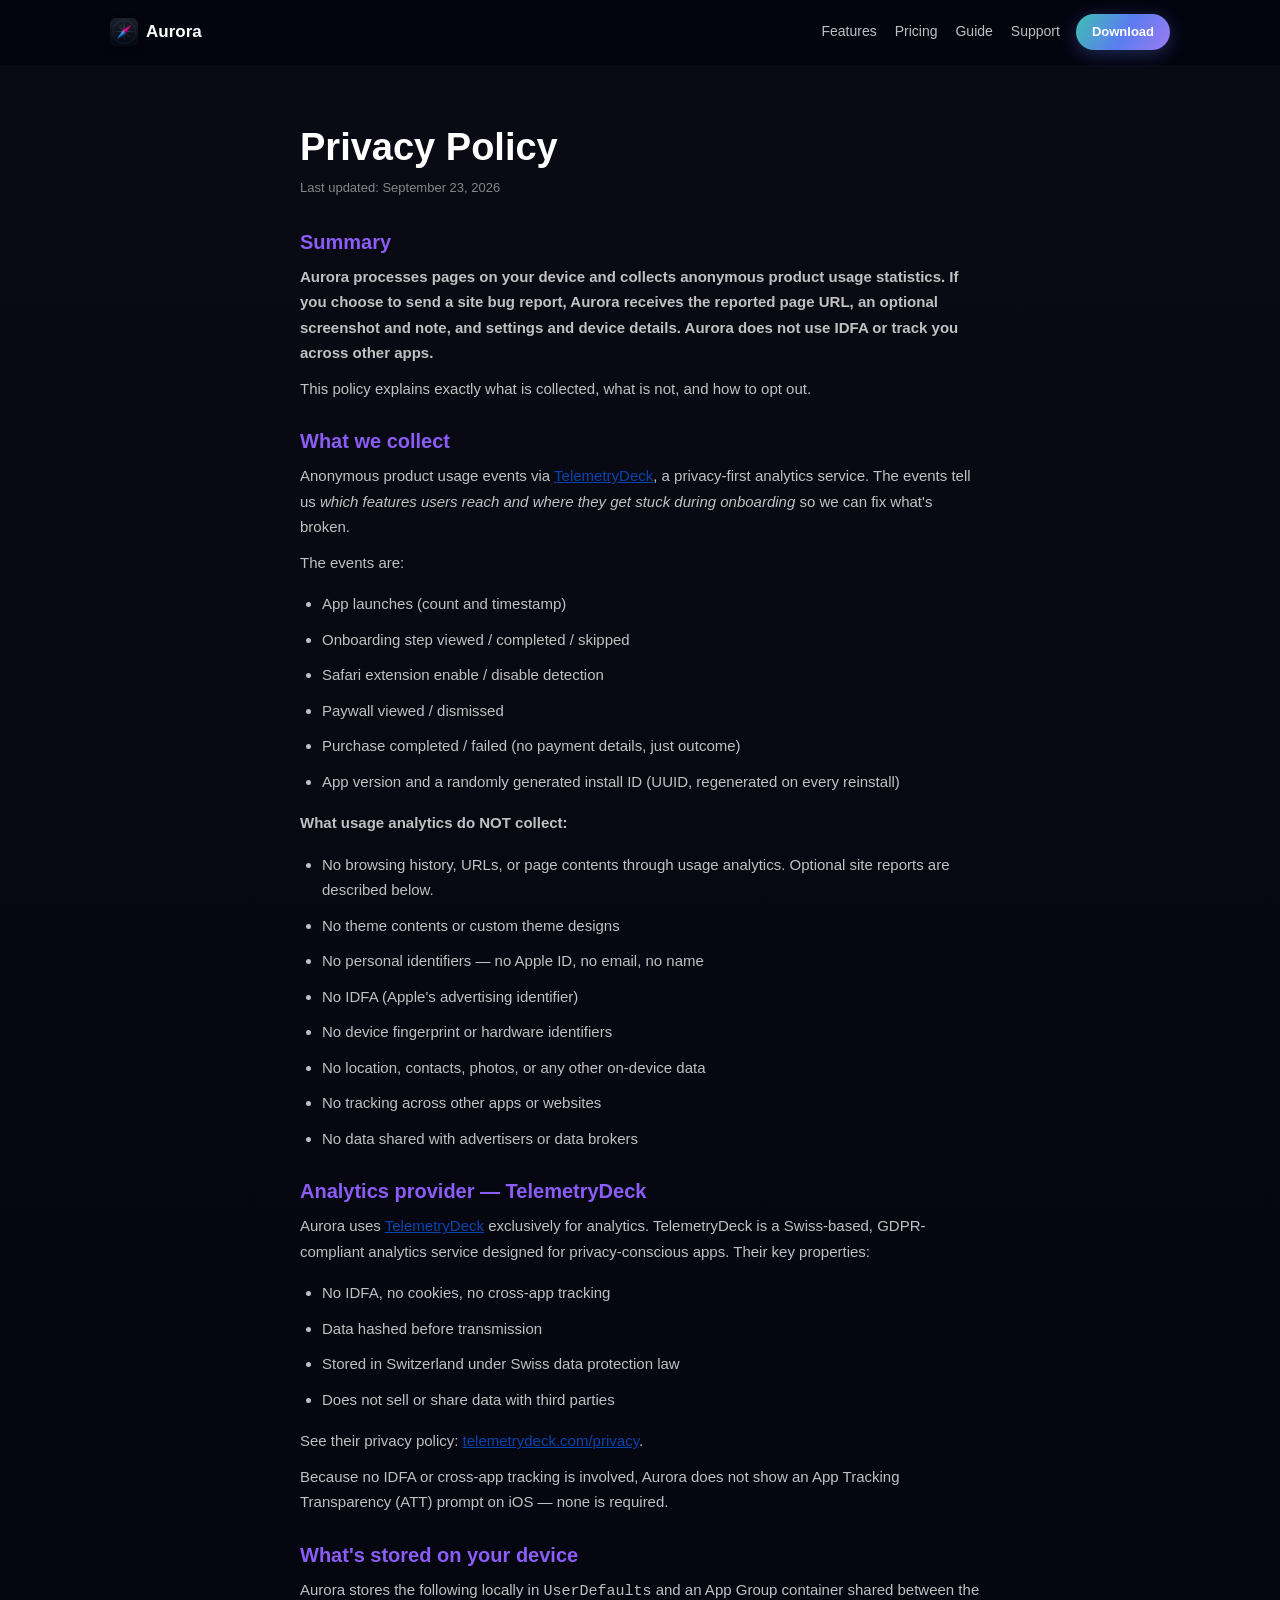
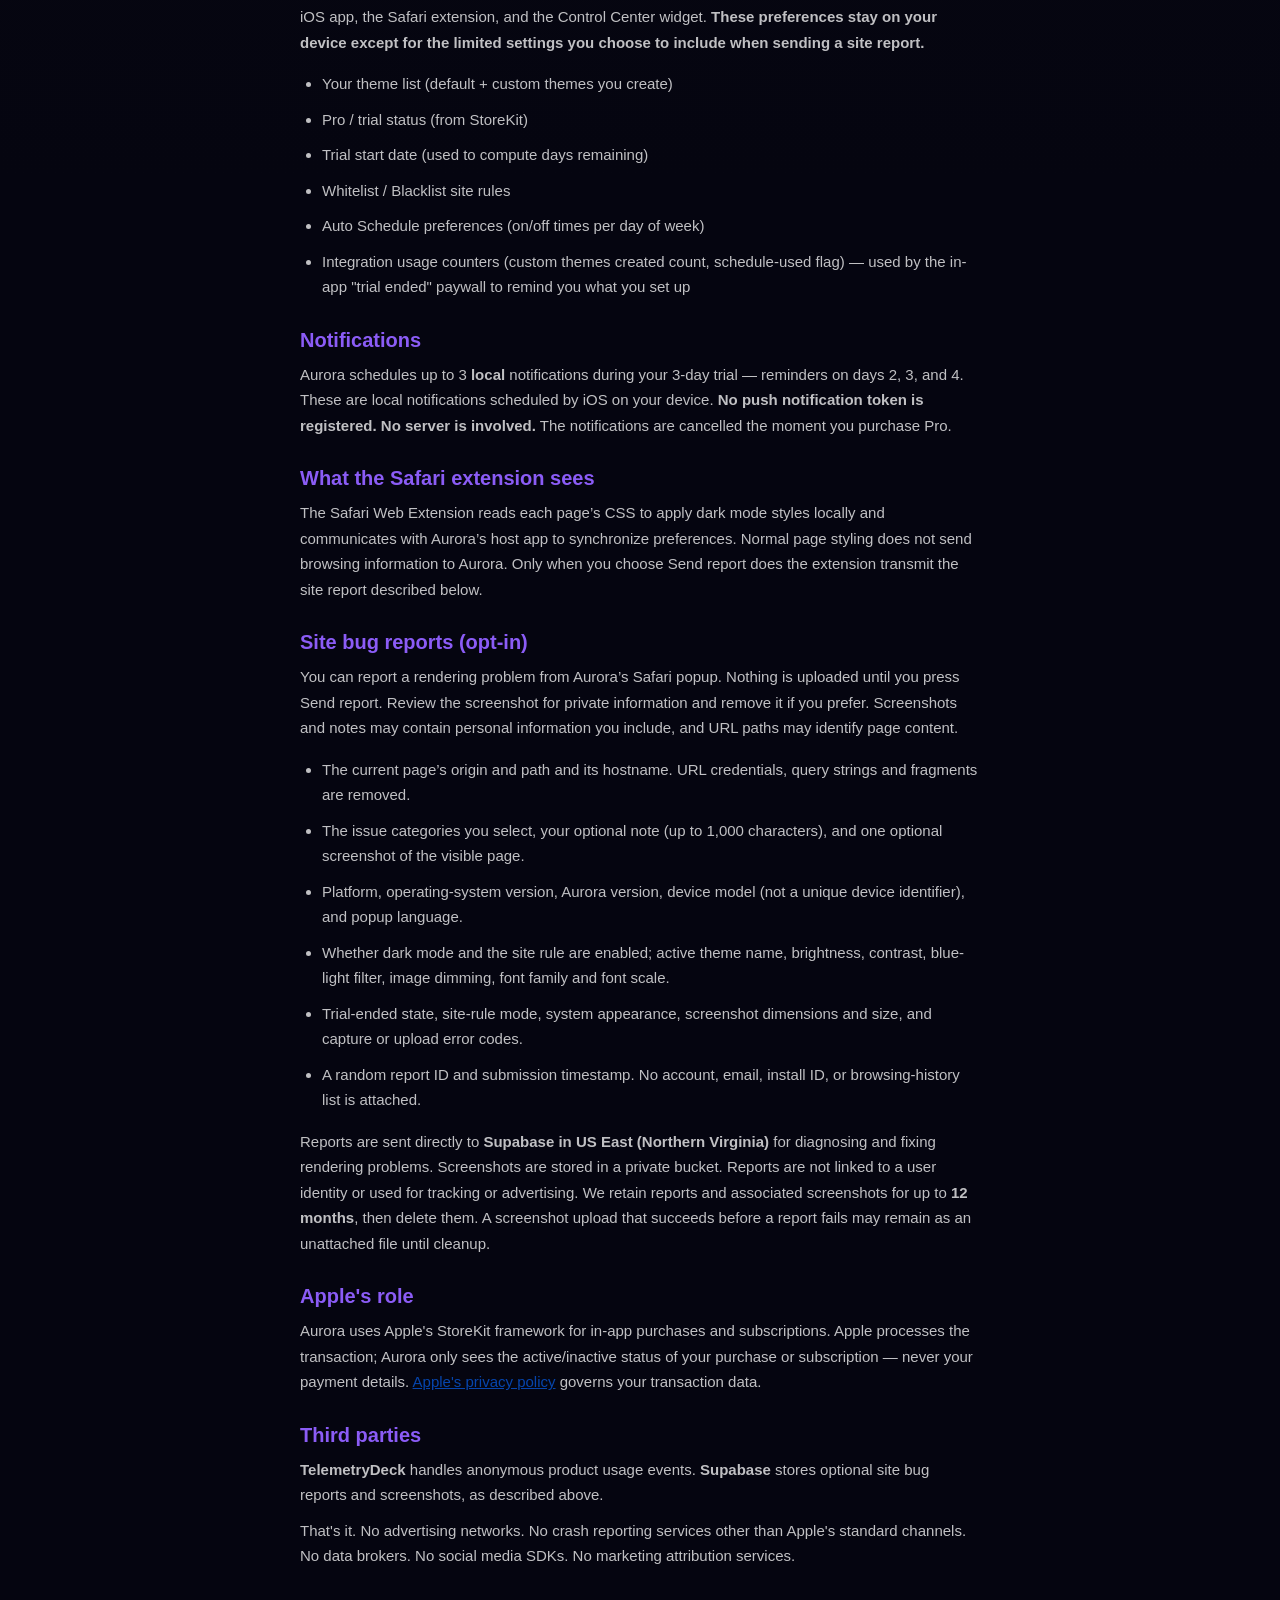
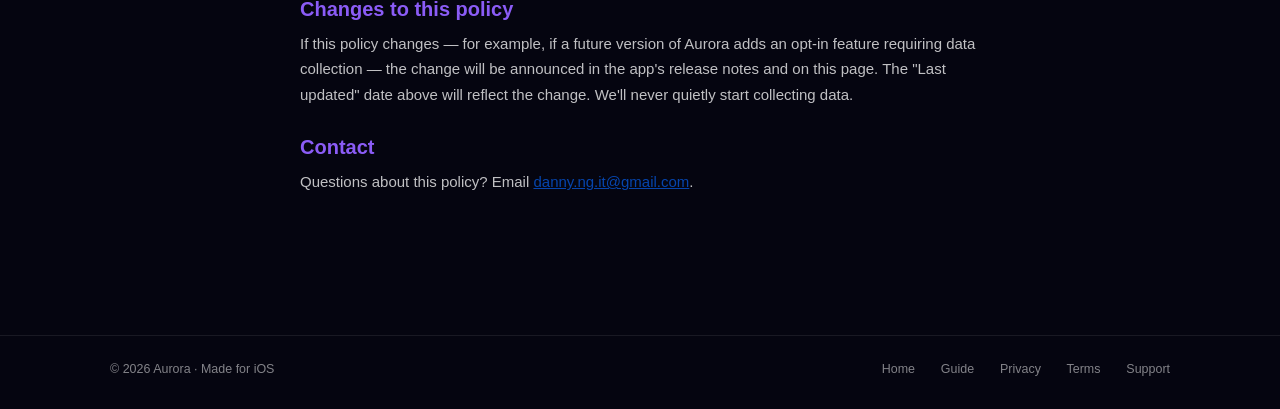
<file: privacy.html>
<!DOCTYPE html>
<html lang="en">
<head>
  <meta charset="UTF-8">
  <meta name="viewport" content="width=device-width, initial-scale=1.0">
  <title>Privacy Policy — Aurora</title>
  <meta name="description" content="Aurora processes pages on your device. Optional site reports share the page information you choose to send. No IDFA or cross-app tracking.">
  <meta name="robots" content="index, follow">
  <meta property="og:title" content="Privacy Policy — Aurora">
  <meta property="og:description" content="Aurora processes pages on your device. Optional site reports share the page information you choose to send. No IDFA or cross-app tracking.">
  <meta property="og:type" content="website">
  <meta property="og:url" content="https://datnntqn.github.io/aurora-legal/privacy.html">
  <link rel="icon" type="image/png" href="assets/aurora-icon-128.png">
  <link rel="apple-touch-icon" href="assets/aurora-icon-180.png">
  <link rel="stylesheet" href="style.css">
</head>
<body>

<nav class="site-nav">
  <div class="container nav-inner">
    <a href="index.html" class="brand">
      <img src="assets/aurora-icon-128.png" alt="" class="brand-mark">
      <span>Aurora</span>
    </a>
    <div class="nav-links">
      <a href="index.html#features">Features</a>
      <a href="index.html#pricing">Pricing</a>
      <a href="guide.html">Guide</a>
      <a href="support.html">Support</a>
    </div>
    <a href="https://apps.apple.com/us/app/aurora-safari-dark-themes/id6751903540" class="nav-download">Download</a>
  </div>
</nav>

<main class="legal-page">
  <div class="container legal-container">
    <h1>Privacy Policy</h1>
    <p class="legal-updated">Last updated: September 23, 2026</p>

    <section>
      <h2>Summary</h2>
      <p><strong>Aurora processes pages on your device and collects anonymous product usage statistics. If you choose to send a site bug report, Aurora receives the reported page URL, an optional screenshot and note, and settings and device details. Aurora does not use IDFA or track you across other apps.</strong></p>
      <p>This policy explains exactly what is collected, what is not, and how to opt out.</p>
    </section>

    <section>
      <h2>What we collect</h2>
      <p>Anonymous product usage events via <a href="https://telemetrydeck.com" class="wiki-link">TelemetryDeck</a>, a privacy-first analytics service. The events tell us <em>which features users reach and where they get stuck during onboarding</em> so we can fix what's broken.</p>
      <p>The events are:</p>
      <ul>
        <li>App launches (count and timestamp)</li>
        <li>Onboarding step viewed / completed / skipped</li>
        <li>Safari extension enable / disable detection</li>
        <li>Paywall viewed / dismissed</li>
        <li>Purchase completed / failed (no payment details, just outcome)</li>
        <li>App version and a randomly generated install ID (UUID, regenerated on every reinstall)</li>
      </ul>
      <p><strong>What usage analytics do NOT collect:</strong></p>
      <ul>
        <li>No browsing history, URLs, or page contents through usage analytics. Optional site reports are described below.</li>
        <li>No theme contents or custom theme designs</li>
        <li>No personal identifiers — no Apple ID, no email, no name</li>
        <li>No IDFA (Apple's advertising identifier)</li>
        <li>No device fingerprint or hardware identifiers</li>
        <li>No location, contacts, photos, or any other on-device data</li>
        <li>No tracking across other apps or websites</li>
        <li>No data shared with advertisers or data brokers</li>
      </ul>
    </section>

    <section>
      <h2>Analytics provider — TelemetryDeck</h2>
      <p>Aurora uses <a href="https://telemetrydeck.com" class="wiki-link">TelemetryDeck</a> exclusively for analytics. TelemetryDeck is a Swiss-based, GDPR-compliant analytics service designed for privacy-conscious apps. Their key properties:</p>
      <ul>
        <li>No IDFA, no cookies, no cross-app tracking</li>
        <li>Data hashed before transmission</li>
        <li>Stored in Switzerland under Swiss data protection law</li>
        <li>Does not sell or share data with third parties</li>
      </ul>
      <p>See their privacy policy: <a href="https://telemetrydeck.com/privacy/" class="wiki-link">telemetrydeck.com/privacy</a>.</p>
      <p>Because no IDFA or cross-app tracking is involved, Aurora does not show an App Tracking Transparency (ATT) prompt on iOS — none is required.</p>
    </section>

    <section>
      <h2>What's stored on your device</h2>
      <p>Aurora stores the following locally in <code>UserDefaults</code> and an App Group container shared between the iOS app, the Safari extension, and the Control Center widget. <strong>These preferences stay on your device except for the limited settings you choose to include when sending a site report.</strong></p>
      <ul>
        <li>Your theme list (default + custom themes you create)</li>
        <li>Pro / trial status (from StoreKit)</li>
        <li>Trial start date (used to compute days remaining)</li>
        <li>Whitelist / Blacklist site rules</li>
        <li>Auto Schedule preferences (on/off times per day of week)</li>
        <li>Integration usage counters (custom themes created count, schedule-used flag) — used by the in-app "trial ended" paywall to remind you what you set up</li>
      </ul>
    </section>

    <section>
      <h2>Notifications</h2>
      <p>Aurora schedules up to 3 <strong>local</strong> notifications during your 3-day trial — reminders on days 2, 3, and 4. These are local notifications scheduled by iOS on your device. <strong>No push notification token is registered. No server is involved.</strong> The notifications are cancelled the moment you purchase Pro.</p>
    </section>

    <section>
      <h2>What the Safari extension sees</h2>
      <p>The Safari Web Extension reads each page’s CSS to apply dark mode styles locally and communicates with Aurora’s host app to synchronize preferences. Normal page styling does not send browsing information to Aurora. Only when you choose Send report does the extension transmit the site report described below.</p>
    </section>

    <section>
      <h2>Site bug reports (opt-in)</h2>
      <p>You can report a rendering problem from Aurora’s Safari popup. Nothing is uploaded until you press Send report. Review the screenshot for private information and remove it if you prefer. Screenshots and notes may contain personal information you include, and URL paths may identify page content.</p>
      <ul>
        <li>The current page’s origin and path and its hostname. URL credentials, query strings and fragments are removed.</li>
        <li>The issue categories you select, your optional note (up to 1,000 characters), and one optional screenshot of the visible page.</li>
        <li>Platform, operating-system version, Aurora version, device model (not a unique device identifier), and popup language.</li>
        <li>Whether dark mode and the site rule are enabled; active theme name, brightness, contrast, blue-light filter, image dimming, font family and font scale.</li>
        <li>Trial-ended state, site-rule mode, system appearance, screenshot dimensions and size, and capture or upload error codes.</li>
        <li>A random report ID and submission timestamp. No account, email, install ID, or browsing-history list is attached.</li>
      </ul>
      <p>Reports are sent directly to <strong>Supabase in US East (Northern Virginia)</strong> for diagnosing and fixing rendering problems. Screenshots are stored in a private bucket. Reports are not linked to a user identity or used for tracking or advertising. We retain reports and associated screenshots for up to <strong>12 months</strong>, then delete them. A screenshot upload that succeeds before a report fails may remain as an unattached file until cleanup.</p>
    </section>

    <section>
      <h2>Apple's role</h2>
      <p>Aurora uses Apple's StoreKit framework for in-app purchases and subscriptions. Apple processes the transaction; Aurora only sees the active/inactive status of your purchase or subscription — never your payment details. <a href="https://www.apple.com/legal/privacy/" class="wiki-link">Apple's privacy policy</a> governs your transaction data.</p>
    </section>

    <section>
      <h2>Third parties</h2>
      <p><strong>TelemetryDeck</strong> handles anonymous product usage events. <strong>Supabase</strong> stores optional site bug reports and screenshots, as described above.</p>
      <p>That's it. No advertising networks. No crash reporting services other than Apple's standard channels. No data brokers. No social media SDKs. No marketing attribution services.</p>
    </section>

    <section>
      <h2>Changes to this policy</h2>
      <p>If this policy changes — for example, if a future version of Aurora adds an opt-in feature requiring data collection — the change will be announced in the app's release notes and on this page. The "Last updated" date above will reflect the change. We'll never quietly start collecting data.</p>
    </section>

    <section>
      <h2>Contact</h2>
      <p>Questions about this policy? Email <a href="mailto:danny.ng.it@gmail.com" class="wiki-link">danny.ng.it@gmail.com</a>.</p>
    </section>
  </div>
</main>

<footer class="site-footer-min">
  <div class="container site-footer-inner">
    <div>© 2026 Aurora · Made for iOS</div>
    <div class="site-footer-links">
      <a href="index.html">Home</a>
      <a href="guide.html">Guide</a>
      <a href="privacy.html">Privacy</a>
      <a href="terms.html">Terms</a>
      <a href="support.html">Support</a>
    </div>
  </div>
</footer>

<script src="script.js"></script>
</body>
</html>
</file>
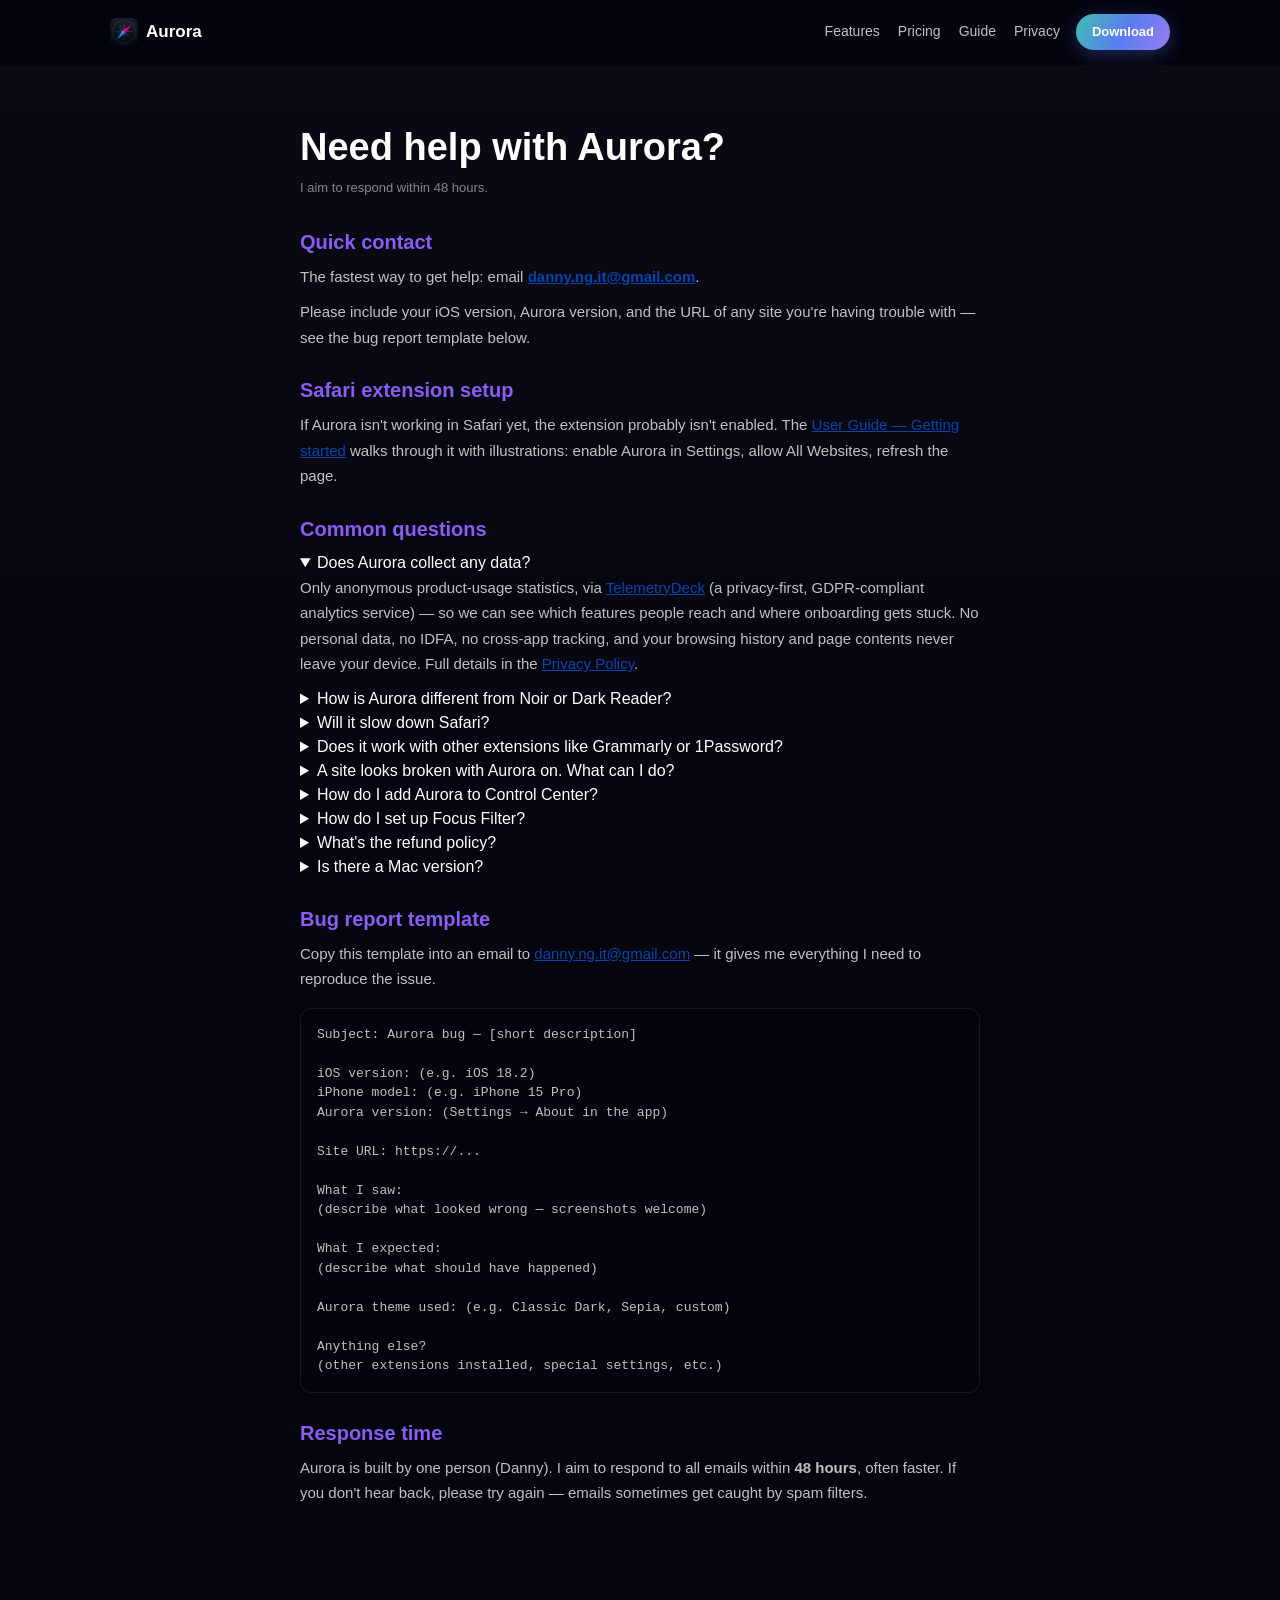
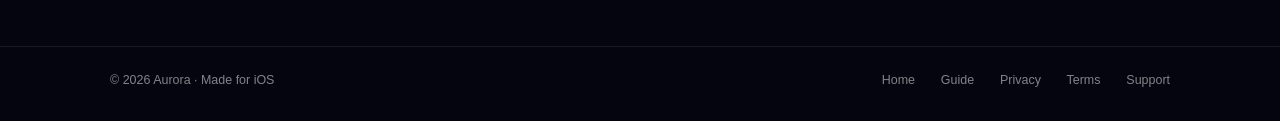
<file: support.html>
<!DOCTYPE html>
<html lang="en">
<head>
  <meta charset="UTF-8">
  <meta name="viewport" content="width=device-width, initial-scale=1.0">
  <title>Support — Aurora</title>
  <meta name="description" content="Help, FAQ, and contact for Aurora — Safari Dark Themes.">
  <meta name="robots" content="index, follow">
  <meta property="og:title" content="Support — Aurora">
  <meta property="og:type" content="website">
  <meta property="og:url" content="https://datnntqn.github.io/aurora-legal/support.html">
  <link rel="icon" type="image/png" href="assets/aurora-icon-128.png">
  <link rel="apple-touch-icon" href="assets/aurora-icon-180.png">
  <link rel="stylesheet" href="style.css">
</head>
<body>

<nav class="site-nav">
  <div class="container nav-inner">
    <a href="index.html" class="brand">
      <img src="assets/aurora-icon-128.png" alt="" class="brand-mark">
      <span>Aurora</span>
    </a>
    <div class="nav-links">
      <a href="index.html#features">Features</a>
      <a href="index.html#pricing">Pricing</a>
      <a href="guide.html">Guide</a>
      <a href="privacy.html">Privacy</a>
    </div>
    <a href="https://apps.apple.com/us/app/aurora-safari-dark-themes/id6751903540" class="nav-download">Download</a>
  </div>
</nav>

<main class="legal-page">
  <div class="container legal-container">
    <h1>Need help with Aurora?</h1>
    <p class="legal-updated">I aim to respond within 48 hours.</p>

    <section>
      <h2>Quick contact</h2>
      <p>The fastest way to get help: email <a href="mailto:danny.ng.it@gmail.com" class="wiki-link"><strong>danny.ng.it@gmail.com</strong></a>.</p>
      <p>Please include your iOS version, Aurora version, and the URL of any site you're having trouble with — see the bug report template below.</p>
    </section>

    <section>
      <h2>Safari extension setup</h2>
      <p>If Aurora isn't working in Safari yet, the extension probably isn't enabled. The <a href="guide.html#setup" class="wiki-link">User Guide — Getting started</a> walks through it with illustrations: enable Aurora in Settings, allow All Websites, refresh the page.</p>
    </section>

    <section>
      <h2>Common questions</h2>

      <details class="faq-item" open>
        <summary>Does Aurora collect any data?</summary>
        <p>Only anonymous product-usage statistics, via <a href="https://telemetrydeck.com" class="wiki-link">TelemetryDeck</a> (a privacy-first, GDPR-compliant analytics service) — so we can see which features people reach and where onboarding gets stuck. No personal data, no IDFA, no cross-app tracking, and your browsing history and page contents never leave your device. Full details in the <a href="privacy.html" class="wiki-link">Privacy Policy</a>.</p>
      </details>

      <details class="faq-item">
        <summary>How is Aurora different from Noir or Dark Reader?</summary>
        <p>Aurora is the only Safari dark mode built specifically for iOS and Mac — with Focus Filter, Control Center widget, Live Activity, Auto Schedule, and Siri/Shortcuts integration that no other dark mode app has, plus per-site web-font control on both iOS and Mac. Tested and stable on iOS 18+.</p>
      </details>

      <details class="faq-item">
        <summary>Will it slow down Safari?</summary>
        <p>No. Aurora injects CSS at <code>document_start</code> for instant theming — no white flash before darkening. Site-specific optimizations for popular sites including YouTube, Google, Reddit, Amazon, Wikipedia, Twitter, and more.</p>
      </details>

      <details class="faq-item">
        <summary>Does it work with other extensions like Grammarly or 1Password?</summary>
        <p>Yes. Aurora is designed to coexist with other Safari extensions. If you notice a conflict with a specific extension, please email me with details.</p>
      </details>

      <details class="faq-item">
        <summary>A site looks broken with Aurora on. What can I do?</summary>
        <p>Try these in order:</p>
        <p>1. Open Aurora app → Rules → add the site to the Blacklist. Aurora will skip that site.</p>
        <p>2. Email me the site URL — I add site-specific optimizations in updates regularly.</p>
        <p>3. Try a different theme — some themes apply darker filters and may interact differently with the site's CSS.</p>
      </details>

      <details class="faq-item">
        <summary>How do I add Aurora to Control Center?</summary>
        <p>(Requires iOS 18 or later.) Settings → Control Center → scroll to "More Controls" → tap the green + next to Aurora. Then open Control Center and tap to toggle dark mode from anywhere.</p>
      </details>

      <details class="faq-item">
        <summary>How do I set up Focus Filter?</summary>
        <p>Settings → Focus → pick a Focus mode (e.g. Sleep) → Focus Filters → Add Filter → Aurora → set to ON. Aurora will automatically toggle when you enter that Focus mode.</p>
      </details>

      <details class="faq-item">
        <summary>What's the refund policy?</summary>
        <p>Standard Apple App Store refund policy. Request via your <a href="https://reportaproblem.apple.com/" class="wiki-link">Apple ID purchase history</a>. The 3-day free trial requires no payment info, so you can try before you buy.</p>
      </details>

      <details class="faq-item">
        <summary>Is there a Mac version?</summary>
        <p>Yes — Aurora for Mac is out now, on the same App Store listing. It brings Mac-only powers like changing the web font &amp; size on any site — fully independent of dark mode — alongside the full theming engine. One purchase unlocks iPhone, iPad, and Mac. See the <a href="guide.html#mac-setup" class="wiki-link">Mac setup guide</a>.</p>
      </details>
    </section>

    <section>
      <h2>Bug report template</h2>
      <p>Copy this template into an email to <a href="mailto:danny.ng.it@gmail.com" class="wiki-link">danny.ng.it@gmail.com</a> — it gives me everything I need to reproduce the issue.</p>
      <pre class="bug-template">Subject: Aurora bug — [short description]

iOS version: (e.g. iOS 18.2)
iPhone model: (e.g. iPhone 15 Pro)
Aurora version: (Settings → About in the app)

Site URL: https://...

What I saw:
(describe what looked wrong — screenshots welcome)

What I expected:
(describe what should have happened)

Aurora theme used: (e.g. Classic Dark, Sepia, custom)

Anything else?
(other extensions installed, special settings, etc.)
</pre>
    </section>

    <section>
      <h2>Response time</h2>
      <p>Aurora is built by one person (Danny). I aim to respond to all emails within <strong>48 hours</strong>, often faster. If you don't hear back, please try again — emails sometimes get caught by spam filters.</p>
    </section>
  </div>
</main>

<footer class="site-footer-min">
  <div class="container site-footer-inner">
    <div>© 2026 Aurora · Made for iOS</div>
    <div class="site-footer-links">
      <a href="index.html">Home</a>
      <a href="guide.html">Guide</a>
      <a href="privacy.html">Privacy</a>
      <a href="terms.html">Terms</a>
      <a href="support.html">Support</a>
    </div>
  </div>
</footer>

<script src="script.js"></script>
</body>
</html>
</file>
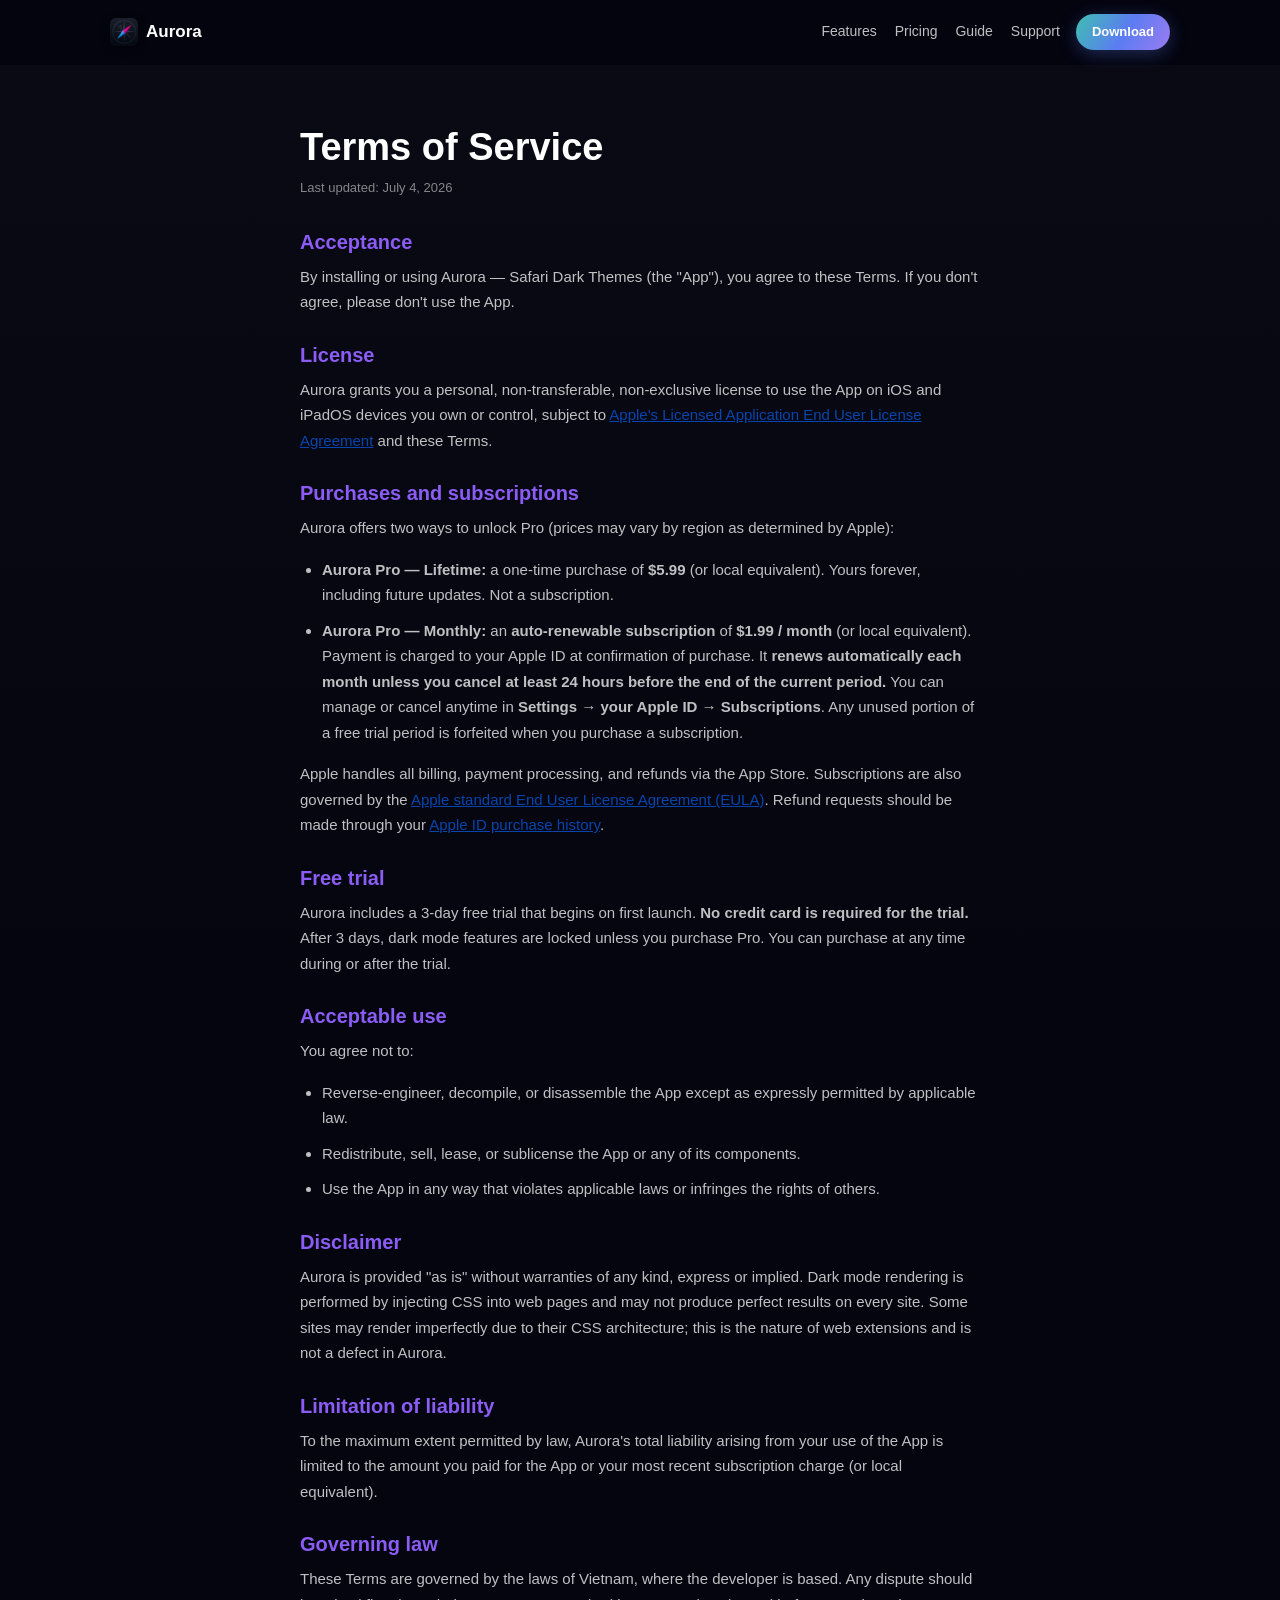
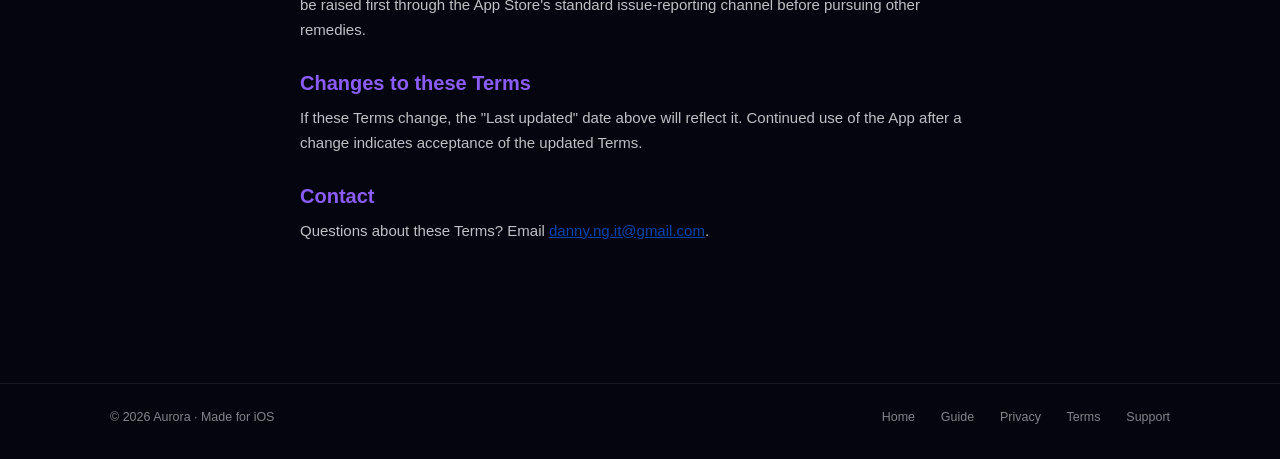
<file: terms.html>
<!DOCTYPE html>
<html lang="en">
<head>
  <meta charset="UTF-8">
  <meta name="viewport" content="width=device-width, initial-scale=1.0">
  <title>Terms of Service — Aurora</title>
  <meta name="description" content="Terms governing your use of Aurora — Safari Dark Themes.">
  <meta name="robots" content="index, follow">
  <meta property="og:title" content="Terms of Service — Aurora">
  <meta property="og:type" content="website">
  <meta property="og:url" content="https://datnntqn.github.io/aurora-legal/terms.html">
  <link rel="icon" type="image/png" href="assets/aurora-icon-128.png">
  <link rel="apple-touch-icon" href="assets/aurora-icon-180.png">
  <link rel="stylesheet" href="style.css">
</head>
<body>

<nav class="site-nav">
  <div class="container nav-inner">
    <a href="index.html" class="brand">
      <img src="assets/aurora-icon-128.png" alt="" class="brand-mark">
      <span>Aurora</span>
    </a>
    <div class="nav-links">
      <a href="index.html#features">Features</a>
      <a href="index.html#pricing">Pricing</a>
      <a href="guide.html">Guide</a>
      <a href="support.html">Support</a>
    </div>
    <a href="https://apps.apple.com/us/app/aurora-safari-dark-themes/id6751903540" class="nav-download">Download</a>
  </div>
</nav>

<main class="legal-page">
  <div class="container legal-container">
    <h1>Terms of Service</h1>
    <p class="legal-updated">Last updated: July 4, 2026</p>

    <section>
      <h2>Acceptance</h2>
      <p>By installing or using Aurora — Safari Dark Themes (the "App"), you agree to these Terms. If you don't agree, please don't use the App.</p>
    </section>

    <section>
      <h2>License</h2>
      <p>Aurora grants you a personal, non-transferable, non-exclusive license to use the App on iOS and iPadOS devices you own or control, subject to <a href="https://www.apple.com/legal/internet-services/itunes/" class="wiki-link">Apple's Licensed Application End User License Agreement</a> and these Terms.</p>
    </section>

    <section>
      <h2>Purchases and subscriptions</h2>
      <p>Aurora offers two ways to unlock Pro (prices may vary by region as determined by Apple):</p>
      <ul>
        <li><strong>Aurora Pro — Lifetime:</strong> a one-time purchase of <strong>$5.99</strong> (or local equivalent). Yours forever, including future updates. Not a subscription.</li>
        <li><strong>Aurora Pro — Monthly:</strong> an <strong>auto-renewable subscription</strong> of <strong>$1.99 / month</strong> (or local equivalent). Payment is charged to your Apple ID at confirmation of purchase. It <strong>renews automatically each month unless you cancel at least 24 hours before the end of the current period.</strong> You can manage or cancel anytime in <strong>Settings → your Apple ID → Subscriptions</strong>. Any unused portion of a free trial period is forfeited when you purchase a subscription.</li>
      </ul>
      <p>Apple handles all billing, payment processing, and refunds via the App Store. Subscriptions are also governed by the <a href="https://www.apple.com/legal/internet-services/itunes/dev/stdeula/" class="wiki-link">Apple standard End User License Agreement (EULA)</a>. Refund requests should be made through your <a href="https://reportaproblem.apple.com/" class="wiki-link">Apple ID purchase history</a>.</p>
    </section>

    <section>
      <h2>Free trial</h2>
      <p>Aurora includes a 3-day free trial that begins on first launch. <strong>No credit card is required for the trial.</strong> After 3 days, dark mode features are locked unless you purchase Pro. You can purchase at any time during or after the trial.</p>
    </section>

    <section>
      <h2>Acceptable use</h2>
      <p>You agree not to:</p>
      <ul>
        <li>Reverse-engineer, decompile, or disassemble the App except as expressly permitted by applicable law.</li>
        <li>Redistribute, sell, lease, or sublicense the App or any of its components.</li>
        <li>Use the App in any way that violates applicable laws or infringes the rights of others.</li>
      </ul>
    </section>

    <section>
      <h2>Disclaimer</h2>
      <p>Aurora is provided "as is" without warranties of any kind, express or implied. Dark mode rendering is performed by injecting CSS into web pages and may not produce perfect results on every site. Some sites may render imperfectly due to their CSS architecture; this is the nature of web extensions and is not a defect in Aurora.</p>
    </section>

    <section>
      <h2>Limitation of liability</h2>
      <p>To the maximum extent permitted by law, Aurora's total liability arising from your use of the App is limited to the amount you paid for the App or your most recent subscription charge (or local equivalent).</p>
    </section>

    <section>
      <h2>Governing law</h2>
      <p>These Terms are governed by the laws of Vietnam, where the developer is based. Any dispute should be raised first through the App Store's standard issue-reporting channel before pursuing other remedies.</p>
    </section>

    <section>
      <h2>Changes to these Terms</h2>
      <p>If these Terms change, the "Last updated" date above will reflect it. Continued use of the App after a change indicates acceptance of the updated Terms.</p>
    </section>

    <section>
      <h2>Contact</h2>
      <p>Questions about these Terms? Email <a href="mailto:danny.ng.it@gmail.com" class="wiki-link">danny.ng.it@gmail.com</a>.</p>
    </section>
  </div>
</main>

<footer class="site-footer-min">
  <div class="container site-footer-inner">
    <div>© 2026 Aurora · Made for iOS</div>
    <div class="site-footer-links">
      <a href="index.html">Home</a>
      <a href="guide.html">Guide</a>
      <a href="privacy.html">Privacy</a>
      <a href="terms.html">Terms</a>
      <a href="support.html">Support</a>
    </div>
  </div>
</footer>

<script src="script.js"></script>
</body>
</html>
</file>
<file: style.css>
/* ==========================================================================
   safari-legal — shared stylesheet for Aurora marketing + legal site
   Vanilla CSS, no framework. Aurora dark gradient theme.
   ========================================================================== */

/* ---------- 1. Color tokens ---------- */
:root {
  --bg-base: #050510;
  --bg-elevated: #0a0a14;
  --bg-gradient-1: #1e1b4b;
  --bg-gradient-2: #4c1d95;
  --bg-card: rgba(255,255,255,0.04);
  --bg-card-hover: rgba(255,255,255,0.06);
  --border-card: rgba(255,255,255,0.08);
  --border-strong: rgba(255,255,255,0.15);

  --brand-blue: #3b82f6;
  --brand-purple: #8b5cf6;
  --brand-pink: #ec4899;
  --brand-cyan: #06b6d4;
  --brand-yellow: #fbbf24;
  --brand-orange: #f59e0b;
  --brand-green: #10b981;
  --brand-teal: #14b8a6;
  --brand-red: #ef4444;

  --text-primary: #ffffff;
  --text-secondary: rgba(255,255,255,0.75);
  --text-tertiary: rgba(255,255,255,0.5);
  --text-muted: rgba(255,255,255,0.4);

  --accent-link: #4d8fff;
  --success: #10b981;
  --danger: #ef4444;

  --radius-sm: 8px;
  --radius-md: 12px;
  --radius-lg: 16px;
  --radius-xl: 22px;
  --radius-2xl: 32px;

  /* Short aliases used by the redesign's new sections (manifesto, hero
     theme-stack, iOS bento, eye-care, pricing, founder). Map onto the
     longer brand tokens above so the design system stays single-sourced. */
  --bg: var(--bg-base);
  --bg2: var(--bg-elevated);
  --bg3: var(--bg-card);
  --border: var(--border-card);
  --text: var(--text-primary);
  --muted: var(--text-tertiary);
  --accent: #8b6cf0;          /* single solid brand accent (slightly desaturated violet) */
  --accent2: #4bc5ba;         /* secondary accent — calm aurora teal, <80% sat */
  --pink: var(--brand-pink);

  /* The one canonical Aurora gradient — northern-lights teal → indigo → violet.
     Used ONLY in the hero and the primary download CTA. Everything else uses a
     single solid accent so the gradient stays a signature, not a default. */
  --aurora-grad: linear-gradient(120deg, #3fbfb0 0%, #5b7cf2 52%, #9b7bf0 100%);

  /* Tinted shadow + focus ring, so depth carries the brand hue instead of pure black. */
  --shadow-brand: 24px rgba(91,124,242,0.28);
  --focus-ring: #7c8cff;
}

/* ---------- 2. Reset / base ---------- */
*, *::before, *::after { box-sizing: border-box; }
html { scroll-behavior: smooth; }
body {
  margin: 0;
  font-family: 'DM Sans', -apple-system, BlinkMacSystemFont, "Segoe UI", Roboto, sans-serif;
  background: var(--bg-base);
  color: var(--text-primary);
  line-height: 1.5;
  -webkit-font-smoothing: antialiased;
  text-rendering: optimizeLegibility;
}
a { color: inherit; text-decoration: none; }
img { max-width: 100%; height: auto; display: block; }
button { font-family: inherit; cursor: pointer; }

/* Keyboard focus ring — visible for tab users, suppressed for mouse clicks. */
:focus-visible {
  outline: 2px solid var(--focus-ring);
  outline-offset: 3px;
  border-radius: 4px;
}

/* ---------- 3. Typography ---------- */
h1, h2, h3, h4 { margin: 0; line-height: 1.2; font-weight: 800; }
p { margin: 0; }

/* ---------- 4. Layout container ---------- */
.container {
  max-width: 1100px;
  margin: 0 auto;
  padding: 0 20px;
}

/* ---------- 5. Nav bar (sticky) ---------- */
.site-nav {
  position: sticky;
  top: 0;
  z-index: 100;
  background: rgba(5,5,16,0.7);
  backdrop-filter: blur(20px);
  -webkit-backdrop-filter: blur(20px);
  border-bottom: 1px solid transparent;
  transition: background 0.3s, border-color 0.3s;
}
.site-nav.scrolled {
  background: rgba(5,5,16,0.92);
  border-bottom-color: var(--border-card);
}
.nav-inner {
  display: flex;
  align-items: center;
  gap: 16px;
  padding-top: 14px;
  padding-bottom: 14px;
}
.brand {
  display: flex;
  align-items: center;
  gap: 8px;
  font-weight: 700;
  font-size: 17px;
}
.brand-mark {
  width: 28px;
  height: 28px;
  border-radius: 6px;
  box-shadow: 0 2px 8px rgba(0,0,0,0.4);
}
.nav-links {
  display: flex;
  gap: 18px;
  margin-left: auto;
  font-size: 14px;
  color: var(--text-secondary);
}
.nav-links a:hover { color: var(--text-primary); }
.nav-download {
  background: var(--aurora-grad);
  color: white;
  padding: 8px 16px;
  border-radius: 999px;
  font-size: 13px;
  font-weight: 600;
  box-shadow: 0 4px 18px rgba(91,124,242,0.32);
  transition: transform 0.2s, box-shadow 0.2s;
}
.nav-download:hover {
  transform: translateY(-1px);
  box-shadow: 0 8px 26px rgba(91,124,242,0.42);
}
.nav-download:active { transform: translateY(0); }
@media (max-width: 768px) {
  .nav-links { display: none; }
}

/* ---------- 6. Hero section ---------- */
.hero {
  position: relative;
  background: linear-gradient(135deg, var(--bg-elevated) 0%, var(--bg-gradient-1) 40%, var(--bg-gradient-2) 100%);
  padding: 36px 0 24px;
  overflow: hidden;
}
.cta-app-store {
  display: inline-block;
  position: relative;
  overflow: hidden;
  border-radius: var(--radius-md);
}
.cta-app-store::after {
  content: "";
  position: absolute;
  inset: 0;
  background: linear-gradient(90deg, transparent, rgba(255,255,255,0.15), transparent);
  transform: translateX(-100%);
  animation: sweep 3.5s infinite;
  pointer-events: none;
}
.cta-secondary {
  color: var(--text-secondary);
  font-size: 14px;
  font-weight: 500;
  padding: 8px 14px;
  border: 1px solid var(--border-card);
  border-radius: var(--radius-md);
}
.cta-secondary:hover { background: var(--bg-card); }


/* ---------- 7. Section common ---------- */
.section-title {
  font-family: 'Syne', sans-serif;
  font-size: clamp(28px, 4vw, 38px);
  font-weight: 800;
  letter-spacing: -0.02em;
  text-align: center;
  margin-bottom: 8px;
  color: var(--text-primary);
}
.section-sub {
  font-size: 15px;
  color: var(--text-tertiary);
  text-align: center;
  max-width: 560px;
  margin: 0 auto 36px;
}
.section-badge-only-aurora {
  display: inline-block;
  font-size: 11px;
  font-weight: 800;
  letter-spacing: 1px;
  padding: 5px 12px;
  border-radius: 6px;
  background: linear-gradient(90deg, var(--brand-yellow), var(--brand-orange));
  color: black;
  margin-bottom: 14px;
}

/* Center alignment helper */
.center { text-align: center; }

/* ---------- 8. Section padding ---------- */
.section-demo,
.section-ios,
.section-eyecare,
.section-pricing {
  padding: 36px 0;
}
.section-demo { background: var(--bg-base); }
.section-ios { background: var(--bg-elevated); }
.section-eyecare { background: var(--bg-base); }
.section-pricing {
  background: var(--bg-elevated);
  text-align: center;
}

.feat-icon { width: 24px; height: 24px; filter: invert(1) opacity(0.9); }

/* ---------- 10. Wikipedia link styles ---------- */
.wiki-link { color: #0645ad; text-decoration: underline; transition: color 0.6s; }
.iphone.dark .wiki-link { color: #4d8fff; }
.wiki-link-red { color: #ba0000; }
.iphone.dark .wiki-link-red { color: #ff7a7a; }


/* ---------- 15. Legal pages (privacy/terms/support) ---------- */
.legal-page {
  background: linear-gradient(180deg, var(--bg-elevated) 0%, var(--bg-base) 50%);
  padding: 60px 0 80px;
  min-height: 70vh;
}
.legal-container {
  max-width: 720px;
}
.legal-page h1 { font-size: 38px; margin-bottom: 8px; }
.legal-updated { color: var(--text-tertiary); font-size: 13px; margin-bottom: 32px; }
.legal-page section { margin-bottom: 28px; }
.legal-page section h2 { font-size: 20px; margin-bottom: 10px; color: var(--brand-purple); }
.legal-page section h2:hover { filter: brightness(1.2); }
.legal-page section p, .legal-page section li {
  font-size: 15px;
  color: var(--text-secondary);
  line-height: 1.7;
  margin-bottom: 10px;
}
.legal-page section ul { padding-left: 22px; }

/* Bug template (support page) */
.bug-template {
  background: rgba(0,0,0,0.3);
  border: 1px solid var(--border-card);
  border-radius: var(--radius-md);
  padding: 16px;
  font-family: "SF Mono", Monaco, monospace;
  font-size: 13px;
  color: var(--text-secondary);
  white-space: pre-wrap;
  margin: 16px 0;
}

/* ---------- 16. Animations ---------- */
@keyframes float {
  0%, 100% { transform: translateY(0); }
  50% { transform: translateY(-20px); }
}
@keyframes sweep {
  0%, 30% { transform: translateX(-100%); }
  60%, 100% { transform: translateX(200%); }
}
@keyframes orb-pulse {
  0%, 100% { transform: scale(1); }
  50% { transform: scale(1.08); }
}
@keyframes pulse-glow {
  0%, 100% { box-shadow: 0 0 0 0 rgba(139,92,246,0.6); }
  50% { box-shadow: 0 0 0 6px rgba(139,92,246,0); }
}

/* Scroll-reveal */
[data-reveal] {
  opacity: 0;
  transform: translateY(20px);
  transition: opacity 0.6s ease, transform 0.6s ease;
}
[data-reveal].in-view {
  opacity: 1;
  transform: translateY(0);
}

/* ---------- 17. Responsive tweaks ---------- */
@media (max-width: 600px) {
  .hero { padding: 28px 0 18px; }
}

/* ==========================================================================
   18. iOS UI mockups (inside Made-for-iOS phone-mini screens)
   ========================================================================== */

/* Focus Filter — iOS Settings screen */
.ios-settings {
  background: #000;
  color: white;
  padding: 38px 12px 12px;
  font-size: 10px;
}
.ios-status { display: flex; justify-content: space-between; font-size: 9px; opacity: 0.7; padding: 0 4px 8px; }
.ios-nav-back { color: #0a84ff; font-size: 11px; margin-bottom: 8px; }
.ios-title { font-size: 18px; font-weight: 700; margin-bottom: 12px; }
.ios-section-h { font-size: 9px; opacity: 0.5; text-transform: uppercase; margin: 8px 0 4px; padding-left: 8px; }
.ios-row {
  display: flex; align-items: center; gap: 8px;
  background: rgba(255,255,255,0.08);
  padding: 9px 10px;
  border-radius: 8px;
  margin-bottom: 4px;
  font-size: 11px;
}
.ios-row.aurora-row {
  background: linear-gradient(90deg, rgba(139,92,246,0.25), rgba(59,130,246,0.15));
  border: 1px solid rgba(139,92,246,0.5);
  animation: pulse-glow 2s infinite;
}
.ios-icon-square {
  width: 22px; height: 22px; border-radius: 5px;
  display: flex; align-items: center; justify-content: center;
  font-size: 12px; flex-shrink: 0;
}
.ios-icon-square.focus-icon { background: linear-gradient(135deg, var(--brand-purple), var(--brand-pink)); }
.ios-icon-square.sys-icon { background: #1c1c1e; }
.ios-row-body { flex: 1; }
.ios-row-title { font-weight: 600; }
.ios-row-sub { font-size: 8px; opacity: 0.7; }
.ios-check { color: var(--success); font-weight: 700; }
.ios-tip {
  margin-top: 10px;
  padding: 8px;
  background: rgba(139,92,246,0.15);
  border-radius: 6px;
  font-size: 8px;
  opacity: 0.85;
}

/* Control Center mockup */
.ios-cc {
  background: linear-gradient(180deg, #2d1b6f 0%, #1e1b4b 100%);
  padding: 38px 12px 12px;
  position: relative;
  color: white;
}
.cc-statusbar { display: flex; justify-content: space-between; font-size: 10px; padding: 0 4px 12px; }
.cc-grid { display: grid; gap: 8px; }
.cc-slider {
  background: rgba(120,120,128,0.4);
  border-radius: 12px;
  height: 22px;
  position: relative;
  backdrop-filter: blur(20px);
}
.cc-slider::after {
  content: ""; position: absolute; left: 4px; right: 50%; top: 4px; bottom: 4px;
  background: white; border-radius: 8px;
}
.cc-toggle-row { display: grid; grid-template-columns: 1fr 1fr 1fr; gap: 6px; }
.cc-toggle {
  background: rgba(120,120,128,0.3);
  border-radius: 12px;
  padding: 8px;
  font-size: 8px;
  display: flex; flex-direction: column; align-items: center; gap: 3px;
  backdrop-filter: blur(20px);
}
.cc-toggle.aurora-active {
  background: linear-gradient(135deg, rgba(139,92,246,0.95), rgba(59,130,246,0.85));
  box-shadow: 0 0 16px rgba(139,92,246,0.6);
  animation: pulse-glow 2s infinite;
}
.cc-toggle .icon-big { font-size: 18px; }


/* Lock Screen + Live Activity + Dynamic Island */
.ios-lockscreen {
  background: linear-gradient(180deg, #1e1b4b 0%, #4c1d95 50%, #831843 100%);
  padding: 14px 12px 12px;
  position: relative;
  color: white;
  display: flex; flex-direction: column;
  height: 100%;
}
.dynamic-island {
  background: #000;
  border-radius: 18px;
  padding: 6px 12px;
  font-size: 9px;
  align-self: center;
  margin-bottom: 16px;
}
.lock-time { font-size: 52px; font-weight: 200; text-align: center; line-height: 1; margin-top: 8px; }
.lock-date { font-size: 11px; text-align: center; opacity: 0.85; margin-bottom: 14px; }
.live-activity {
  background: rgba(0,0,0,0.45);
  backdrop-filter: blur(24px);
  border-radius: 16px;
  padding: 10px 12px;
  border: 1px solid rgba(255,255,255,0.08);
  display: flex; align-items: center; gap: 10px;
  margin-top: auto;
}
.live-icon {
  width: 30px; height: 30px; border-radius: 7px;
  background: linear-gradient(135deg, var(--brand-purple), var(--brand-blue));
  display: flex; align-items: center; justify-content: center;
  font-size: 14px;
}
.live-text { flex: 1; font-size: 10px; }
.live-title { font-weight: 700; }
.live-sub { opacity: 0.7; font-size: 8px; }
.live-dot {
  width: 8px; height: 8px; border-radius: 50%; background: var(--success);
  animation: pulse-dot 2s infinite;
}
@keyframes pulse-dot {
  0%, 100% { box-shadow: 0 0 0 0 rgba(16,185,129,0.7); }
  70% { box-shadow: 0 0 0 8px rgba(16,185,129,0); }
}

/* ==========================================================================
   19. V2 components — index.html redesign
   Inspired by Linear / Vercel / Apple / Raycast app landing pages.
   ========================================================================== */

/* ---------- Hero V2 — 2-col on desktop ---------- */
.hero-v2 {
  position: relative;
  background: var(--bg-base);
  padding: 40px 0 32px;
  overflow: hidden;
}
.hero-mesh {
  position: absolute;
  inset: 0;
  background:
    radial-gradient(ellipse 80% 50% at 20% 30%, rgba(139,92,246,0.35), transparent 60%),
    radial-gradient(ellipse 60% 50% at 80% 70%, rgba(59,130,246,0.30), transparent 60%),
    radial-gradient(ellipse 50% 80% at 50% 50%, rgba(236,72,153,0.20), transparent 70%),
    linear-gradient(135deg, var(--bg-elevated) 0%, var(--bg-gradient-1) 100%);
  filter: blur(60px) saturate(1.2);
  pointer-events: none;
  animation: mesh-drift 20s ease-in-out infinite, mesh-breathe 14s ease-in-out infinite alternate;
  translate: 0 var(--mesh-shift, 0);
}
.hero-grain {
  position: absolute;
  inset: 0;
  background-image: url("data:image/svg+xml,%3Csvg viewBox='0 0 200 200' xmlns='http://www.w3.org/2000/svg'%3E%3Cfilter id='n'%3E%3CfeTurbulence type='fractalNoise' baseFrequency='0.9' numOctaves='2'/%3E%3CfeColorMatrix values='0 0 0 0 1  0 0 0 0 1  0 0 0 0 1  0 0 0 0.08 0'/%3E%3C/filter%3E%3Crect width='100%25' height='100%25' filter='url(%23n)'/%3E%3C/svg%3E");
  opacity: 0.6;
  pointer-events: none;
  mix-blend-mode: overlay;
  translate: 0 var(--grain-shift, 0);
}
@keyframes mesh-drift {
  0%, 100% { transform: scale(1) translate(0, 0); }
  33% { transform: scale(1.05) translate(20px, -20px); }
  66% { transform: scale(0.98) translate(-15px, 15px); }
}
@keyframes mesh-breathe {
  from { filter: blur(60px) saturate(1.2) hue-rotate(0deg); }
  to   { filter: blur(70px) saturate(1.35) hue-rotate(18deg); }
}
.hero-v2-inner {
  position: relative;
  display: grid;
  gap: 60px;
  align-items: center;
  grid-template-columns: 1fr;
}
@media (min-width: 900px) { .hero-v2-inner { grid-template-columns: 1.1fr 1fr; gap: 40px; } }

.hero-eyebrow {
  display: inline-flex;
  align-items: center;
  gap: 8px;
  font-size: 12px;
  font-weight: 600;
  color: var(--text-secondary);
  background: var(--bg-card);
  border: 1px solid var(--border-card);
  padding: 6px 14px;
  border-radius: 999px;
  margin-bottom: 24px;
  backdrop-filter: blur(8px);
}
.hero-dot {
  width: 7px; height: 7px; border-radius: 50%;
  background: var(--success);
  box-shadow: 0 0 0 0 rgba(16,185,129,0.7);
  animation: pulse-dot 2s infinite;
}

.hero-title-v2 {
  font-family: 'Syne', sans-serif;
  font-size: clamp(40px, 5.5vw, 68px);
  font-weight: 800;
  line-height: 1.02;
  letter-spacing: -0.03em;
  margin-bottom: 20px;
  color: var(--text-primary);
}
.hero-title-v2 .word {
  display: inline-block;
  opacity: 0;
  transform: translateY(20px);
  animation: word-rise 0.7s cubic-bezier(0.25, 0.46, 0.45, 0.94) forwards;
}
.hero-title-v2 .word:nth-child(1) { animation-delay: 0.1s; }
.hero-title-v2 .word:nth-child(2) { animation-delay: 0.2s; }
.hero-title-v2 .word:nth-child(3) { animation-delay: 0.3s; }
.hero-title-v2 .word:nth-child(4) { animation-delay: 0.4s; }
@keyframes word-rise {
  to { opacity: 1; transform: translateY(0); }
}
.gradient-text {
  background: linear-gradient(90deg, #3fbfb0, #5b7cf2, #9b7bf0, #5b7cf2, #3fbfb0);
  background-size: 300% auto;
  -webkit-background-clip: text;
  background-clip: text;
  color: transparent;
  animation: word-rise 0.7s cubic-bezier(0.25, 0.46, 0.45, 0.94) 0.4s forwards, gradient-shift 5s linear infinite;
}
@keyframes gradient-shift { to { background-position: 300% center; } }

.hero-sub-v2 {
  font-size: clamp(15px, 1.8vw, 18px);
  color: var(--text-secondary);
  line-height: 1.6;
  margin-bottom: 32px;
  max-width: 540px;
}
.hero-sub-v2 strong { color: var(--text-primary); }

.hero-cta-v2 {
  display: flex;
  align-items: center;
  gap: 16px;
  flex-wrap: wrap;
  margin-bottom: 40px;
}
.cta-link {
  display: inline-flex;
  align-items: center;
  gap: 6px;
  color: var(--text-secondary);
  font-weight: 500;
  padding: 12px 18px;
  border-radius: var(--radius-md);
  transition: color 0.2s, transform 0.2s;
}
.cta-link:hover { color: var(--text-primary); transform: translateY(-1px); }
.cta-link .arrow { transition: transform 0.3s; }
.cta-link:hover .arrow { transform: translateY(3px); }

/* Hero stats row */
.hero-stats {
  display: grid;
  grid-template-columns: repeat(3, 1fr);
  gap: 24px;
  max-width: 480px;
  border-top: 1px solid var(--border-card);
  padding-top: 24px;
}
.hero-stat-num {
  font-family: 'Syne', sans-serif;
  font-size: 32px;
  font-weight: 800;
  line-height: 1;
  background: var(--aurora-grad);
  -webkit-background-clip: text;
  background-clip: text;
  color: transparent;
  margin-bottom: 4px;
}
.hero-stat-label {
  font-size: 12px;
  color: var(--text-tertiary);
  line-height: 1.3;
}
.hero-stat-num.stat-privacy {
  font-size: .95rem;
  color: var(--accent2);
  background: none;
  -webkit-background-clip: initial;
  background-clip: initial;
}

/* Hero visual — theme-card stack */
.hero-visual {
  position: relative;
  display: flex;
  align-items: center;
  justify-content: center;
}
.theme-stack { position: relative; width: 340px; height: 460px; margin: 0 auto; }
.theme-card { position: absolute; border-radius: 20px; overflow: hidden; border: 1px solid var(--border); padding: 1rem; transition: transform .35s cubic-bezier(.2,.7,.2,1); }
.theme-card.c1 { width: 240px; height: 300px; right: 0; top: 0; background: #0D1B2A; transform: rotate(3deg); z-index: 1; }
.theme-card.c2 { width: 260px; height: 320px; left: 0; top: 60px; background: #1A0A1E; transform: rotate(-2deg); z-index: 2; }
.theme-card.c3 { width: 280px; height: 340px; left: 30px; top: 120px; background: #0F1A14; transform: rotate(1deg); z-index: 3; box-shadow: 0 30px 80px rgba(0,0,0,0.6); }
.theme-stack:hover .theme-card.c1 { transform: rotate(5deg) translateY(-8px); }
.theme-stack:hover .theme-card.c2 { transform: rotate(-4deg) translateX(-8px); }
.theme-stack:hover .theme-card.c3 { transform: rotate(2deg) translateY(4px); }
.tc-pill { display: inline-flex; padding: .25rem .65rem; border-radius: 100px; font-size: .65rem; margin-bottom: .8rem; }
.tc-bar { height: 6px; border-radius: 3px; margin-bottom: .45rem; }
.theme-card.c1 .tc-pill { background: rgba(79,195,200,0.15); color: #4FC3C8; }
.theme-card.c1 .tc-bar { background: rgba(79,195,200,0.15); }
.theme-card.c2 .tc-pill { background: rgba(192,130,96,0.2); color: #C08260; }
.theme-card.c2 .tc-bar { background: rgba(192,130,96,0.12); }
.theme-card.c3 .tc-pill { background: rgba(74,222,128,0.15); color: #4ADE80; }
.theme-card.c3 .tc-bar { background: rgba(74,222,128,0.1); }
.tc-bar.s { width: 60%; }
.tc-bar.m { width: 80%; }
.tc-bar.t { width: 40%; }

/* ---------- Marquee ---------- */
.marquee-section {
  background: var(--bg-base);
  padding: 40px 0;
  border-top: 1px solid var(--border-card);
  border-bottom: 1px solid var(--border-card);
  overflow: hidden;
}
.marquee-label {
  font-size: 11px;
  text-transform: uppercase;
  letter-spacing: 1.5px;
  color: var(--text-muted);
  text-align: center;
  margin-bottom: 20px;
}
.marquee-sub {
  font-size: 14px;
  color: var(--text-tertiary);
  text-align: center;
  margin: 0 auto 24px;
  max-width: 520px;
}
.marquee {
  width: 100%;
  overflow: hidden;
  mask-image: linear-gradient(90deg, transparent, black 10%, black 90%, transparent);
}
.marquee-track {
  display: inline-flex;
  gap: 28px;
  font-size: 18px;
  font-weight: 600;
  color: var(--text-tertiary);
  white-space: nowrap;
  animation: marquee 40s linear infinite;
}
@keyframes marquee { to { transform: translateX(-50%); } }
.marquee-track span:nth-child(odd) { color: var(--text-primary); }
@media (prefers-reduced-motion: reduce) {
  .marquee-track { animation: none; }
}

/* ---------- Section V2 typography ---------- */
.section-v2 { padding: 44px 0 56px; }
.section-eyebrow {
  display: block;
  text-align: center;
  font-size: 11px;
  font-weight: 700;
  letter-spacing: 2px;
  color: var(--accent2);
  margin-bottom: 12px;
}
.section-title-v2 {
  font-family: 'Syne', sans-serif;
  font-size: clamp(32px, 4.5vw, 52px);
  font-weight: 800;
  line-height: 1.08;
  letter-spacing: -0.03em;
  text-align: center;
  margin-bottom: 12px;
  color: var(--text-primary);
}
.section-title-v2 em {
  font-style: normal;
  color: var(--accent2);
}
.section-sub-v2 {
  font-size: clamp(15px, 1.8vw, 18px);
  color: var(--text-secondary);
  text-align: center;
  max-width: 600px;
  margin: 0 auto 50px;
  line-height: 1.6;
}

/* ---------- Compare drag slider ---------- */
.compare-wrap { max-width: 760px; margin: 0 auto; }
.compare {
  position: relative;
  border-radius: var(--radius-lg);
  overflow: hidden;
  user-select: none;
  cursor: ew-resize;
  box-shadow: 0 30px 80px rgba(0,0,0,0.4);
  aspect-ratio: 4 / 3;
  background: white;
}
@media (max-width: 600px) { .compare { aspect-ratio: 3 / 4; } }
.compare-side {
  position: absolute;
  inset: 0;
  overflow: hidden;
}
.compare-dark {
  width: 50%;
  border-right: 2px solid var(--brand-purple);
  box-shadow: 4px 0 30px rgba(139,92,246,0.4);
}
.compare-label {
  position: absolute;
  top: 16px;
  font-size: 10px;
  font-weight: 700;
  letter-spacing: 1px;
  text-transform: uppercase;
  padding: 4px 10px;
  border-radius: 999px;
  z-index: 3;
}
.compare-light .compare-label { right: 20px; background: rgba(0,0,0,0.7); color: white; }
.compare-dark .compare-label { left: 20px; background: var(--accent); color: white; }
.compare-browser {
  height: 100%;
  background: white;
}
.compare-browser.dark { background: #1a1a2e; }
.compare-bar {
  display: flex; gap: 6px;
  padding: 12px 16px;
  background: #f2f2f7;
  border-bottom: 1px solid #e5e5ea;
}
.compare-bar.dark { background: #1c1c1e; border-color: #38383a; }
.compare-bar span { width: 12px; height: 12px; border-radius: 50%; background: #d1d1d6; }
.compare-bar.dark span { background: #3a3a3c; }
.compare-content {
  padding: 24px;
  font-size: 13px;
  line-height: 1.6;
  color: #1c1c1e;
  height: 100%;
  overflow: hidden;
}
.compare-content-dark { color: #e8e8e8; }
.compare-content h3 { font-family: Georgia, serif; font-weight: 400; font-size: 24px; margin-bottom: 6px; }
.compare-content .muted { opacity: 0.6; font-size: 11px; font-style: italic; margin-bottom: 14px; }
.compare-content p { margin-bottom: 10px; }
.compare-content a { color: #0645ad; text-decoration: underline; cursor: pointer; }
.compare-content-dark a { color: #4d8fff; }
.compare-callout {
  background: #f8f9fa;
  border: 1px solid #d1d5db;
  border-radius: 6px;
  padding: 10px 14px;
  margin-top: 14px;
  font-size: 12px;
}
.compare-callout.dark { background: rgba(255,255,255,0.05); border-color: #444; }
.compare-callout ol { margin: 4px 0 0 18px; padding: 0; line-height: 1.7; }

.compare-handle {
  position: absolute;
  top: 0; left: 50%;
  width: 4px;
  height: 100%;
  transform: translateX(-50%);
  z-index: 4;
  cursor: ew-resize;
}
.compare-handle-bar {
  width: 4px;
  height: 100%;
  background: linear-gradient(180deg, transparent, white 20%, white 80%, transparent);
  box-shadow: 0 0 20px rgba(255,255,255,0.6);
}
.compare-handle-knob {
  position: absolute;
  top: 50%; left: 50%;
  transform: translate(-50%, -50%);
  width: 48px; height: 48px;
  border-radius: 50%;
  background: var(--accent);
  display: flex;
  align-items: center;
  justify-content: space-between;
  padding: 0 8px;
  color: white;
  font-size: 18px;
  font-weight: 700;
  box-shadow: 0 8px 30px rgba(91,124,242,0.5);
  cursor: grab;
  transition: transform 0.2s, box-shadow 0.2s;
}
.compare-handle-knob:hover { transform: translate(-50%, -50%) scale(1.1); }
.compare-handle-knob:active { cursor: grabbing; transform: translate(-50%, -50%) scale(0.95); }

/* ---------- Bento grid (Made for iOS) ---------- */
.bento {
  display: grid;
  gap: 16px;
  grid-template-columns: 1fr;
  grid-auto-rows: auto;
}
@media (min-width: 768px) {
  .bento {
    grid-template-columns: repeat(3, 1fr);
    grid-template-rows: auto auto;
  }
}
.bento-card {
  position: relative;
  background: linear-gradient(135deg, rgba(255,255,255,0.05), rgba(255,255,255,0.02));
  border: 1px solid var(--border-card);
  border-radius: var(--radius-xl);
  padding: 22px;
  overflow: hidden;
  transition: border-color 0.3s, transform 0.2s;
  transform-style: preserve-3d;
}
.bento-card:hover { border-color: rgba(139,92,246,0.4); }
.bento-card::before {
  content: "";
  position: absolute;
  top: -40%;
  right: -25%;
  width: 320px; height: 320px;
  border-radius: 50%;
  opacity: 0.18;
  filter: blur(40px);
  pointer-events: none;
  transition: opacity 0.3s;
}
.bento-card:hover::before { opacity: 0.35; }

.bento-tag {
  display: inline-block;
  font-size: 10px;
  font-weight: 700;
  padding: 4px 10px;
  border-radius: 5px;
  background: rgba(255,255,255,0.08);
  color: var(--text-secondary);
  letter-spacing: 0.5px;
  margin-bottom: 14px;
  position: relative;
}
.bento-h {
  font-size: 22px;
  font-weight: 800;
  margin-bottom: 8px;
  position: relative;
  display: flex;
  align-items: center;
  gap: 10px;
  letter-spacing: -0.01em;
}
.bento-p {
  font-size: 14px;
  color: var(--text-secondary);
  line-height: 1.6;
  margin-bottom: 20px;
  position: relative;
}

.bento-mockup {
  position: relative;
  border-radius: var(--radius-md);
  background: #000;
  overflow: hidden;
  padding: 16px;
}

/* Live Activity bento mockup */
.bento-mockup-lock {
  background: linear-gradient(180deg, #1e1b4b 0%, #4c1d95 50%, #831843 100%);
  min-height: 220px;
  display: flex;
  flex-direction: column;
  padding: 16px 14px;
}
.bento-island {
  align-self: center;
  background: #000;
  border-radius: 18px;
  padding: 7px 14px;
  font-size: 11px;
  color: white;
  display: flex;
  align-items: center;
  gap: 6px;
  margin-bottom: 16px;
}
.bento-island-moon {
  width: 12px; height: 12px;
  border-radius: 50%;
  background: radial-gradient(circle at 30% 30%, #fff, #b58aff 60%, #6d28d9);
}
.bento-island-pill {
  background: rgba(139,92,246,0.5);
  padding: 2px 6px;
  border-radius: 4px;
  font-size: 9px;
}
.bento-lock-time {
  font-size: 56px;
  font-weight: 200;
  text-align: center;
  color: white;
  line-height: 1;
  margin-top: 8px;
}
.bento-lock-date {
  font-size: 12px;
  color: rgba(255,255,255,0.85);
  text-align: center;
  margin-bottom: auto;
}
.bento-live {
  background: rgba(0,0,0,0.45);
  backdrop-filter: blur(24px);
  border: 1px solid rgba(255,255,255,0.08);
  border-radius: 14px;
  padding: 10px 12px;
  display: flex;
  align-items: center;
  gap: 10px;
  margin-top: 14px;
}
.bento-live-icon {
  width: 32px; height: 32px;
  border-radius: 8px;
  background: linear-gradient(135deg, var(--brand-purple), var(--brand-blue));
  position: relative;
}
.bento-live-icon::before {
  content: "";
  position: absolute;
  width: 14px; height: 14px;
  border-radius: 50%;
  background: radial-gradient(circle at 30% 30%, #fff, transparent 60%);
  top: 50%; left: 50%;
  transform: translate(-60%, -50%);
}
.bento-live-text { flex: 1; color: white; }
.bento-live-t { font-weight: 700; font-size: 12px; }
.bento-live-s { font-size: 10px; opacity: 0.7; }
.bento-live-dot {
  width: 9px; height: 9px;
  border-radius: 50%;
  background: var(--success);
  animation: pulse-dot 2s infinite;
}

/* Focus Filter bento mockup */
.bento-mockup-focus { background: #000; padding: 16px; min-height: 180px; }
.bento-focus-row {
  display: flex;
  align-items: center;
  gap: 10px;
  background: linear-gradient(90deg, rgba(139,92,246,0.3), rgba(59,130,246,0.15));
  border: 1px solid rgba(139,92,246,0.5);
  padding: 10px 12px;
  border-radius: 10px;
  color: white;
  margin-bottom: 8px;
  font-size: 12px;
  animation: pulse-glow 3s infinite;
}
.bento-focus-row.dim {
  background: rgba(255,255,255,0.06);
  border-color: rgba(255,255,255,0.1);
  animation: none;
}
.bento-focus-icon {
  width: 28px; height: 28px;
  border-radius: 7px;
  background: linear-gradient(135deg, var(--brand-purple), var(--brand-pink));
  flex-shrink: 0;
}
.bento-focus-icon.dim { background: #2c2c2e; }
.bento-focus-label strong { display: block; font-size: 12px; }
.bento-focus-label span { font-size: 9px; opacity: 0.7; }
.bento-focus-check { color: var(--success); font-size: 14px; }

/* Control Center bento mockup */
.bento-mockup-cc {
  background: linear-gradient(180deg, #2d1b6f, #1e1b4b);
  min-height: 180px;
  padding: 18px;
}
.bento-cc-grid {
  display: grid;
  grid-template-columns: repeat(3, 1fr);
  gap: 8px;
}
.bento-cc-tile {
  aspect-ratio: 1;
  background: rgba(120,120,128,0.3);
  border-radius: 11px;
  backdrop-filter: blur(20px);
}
.bento-cc-aurora {
  background: linear-gradient(135deg, rgba(139,92,246,0.95), rgba(59,130,246,0.85)) !important;
  display: flex;
  flex-direction: column;
  align-items: center;
  justify-content: center;
  gap: 4px;
  box-shadow: 0 0 30px rgba(139,92,246,0.6);
  color: white;
  font-size: 9px;
  font-weight: 700;
}
.bento-cc-moon {
  width: 18px; height: 18px;
  border-radius: 50%;
  background: radial-gradient(circle at 30% 30%, #fff, #c4b5fd 60%, #6d28d9);
}

/* Schedule bento mockup */
.bento-mockup-sched {
  background: linear-gradient(180deg, #0a0e2e, #1e3a8a 30%, #f97316 50%, #fbbf24 65%, #0a0e2e 100%);
  min-height: 180px;
  display: flex; align-items: center; justify-content: center;
}
.bento-clock {
  position: relative;
  width: 140px; height: 140px;
  border-radius: 50%;
  border: 2px solid rgba(255,255,255,0.2);
  background: radial-gradient(circle, rgba(0,0,0,0.4), rgba(0,0,0,0.7));
}
.bento-clock-sun, .bento-clock-moon {
  position: absolute;
  width: 22px; height: 22px;
  border-radius: 50%;
  left: 50%;
  transform: translateX(-50%);
}
.bento-clock-sun {
  top: 6px;
  background: radial-gradient(circle, var(--brand-yellow), var(--brand-orange));
  box-shadow: 0 0 16px var(--brand-yellow);
}
.bento-clock-moon {
  bottom: 6px;
  background: radial-gradient(circle at 30% 30%, #fff, #c4b5fd 60%, #6d28d9);
  box-shadow: 0 0 16px #c4b5fd;
}
.bento-clock-center {
  position: absolute;
  top: 50%; left: 50%;
  transform: translate(-50%, -50%);
  background: rgba(0,0,0,0.8);
  padding: 6px 10px;
  border-radius: 8px;
  color: white;
  text-align: center;
}
.bento-clock-label {
  font-size: 9px;
  color: var(--brand-yellow);
  font-weight: 700;
  letter-spacing: 0.5px;
}
.bento-clock-time { font-size: 13px; font-weight: 800; }

/* Siri bento mockup */
.bento-mockup-siri {
  background: #000;
  min-height: 200px;
  padding: 18px;
  position: relative;
  overflow: hidden;
}
.bento-mockup-siri::after {
  content: "";
  position: absolute; inset: 0;
  background: radial-gradient(circle at 50% 100%, rgba(168,85,247,0.4), transparent 60%);
}
.bento-siri-quote {
  color: white;
  font-size: 13px;
  font-weight: 600;
  text-align: center;
  margin-bottom: 10px;
  position: relative;
}
.bento-siri-reply {
  background: rgba(255,255,255,0.08);
  backdrop-filter: blur(10px);
  border-radius: 10px;
  padding: 8px 10px;
  font-size: 10px;
  color: var(--text-secondary);
  position: relative;
  margin-bottom: 14px;
}
.bento-siri-orb {
  width: 70px; height: 70px;
  border-radius: 50%;
  background: radial-gradient(circle at 30% 30%, #00d4ff 0%, #a855f7 50%, #ff006e 100%);
  margin: 0 auto;
  position: relative;
  box-shadow: 0 0 40px rgba(168,85,247,0.6);
}

/* ---------- Bento mockup reveal animations ---------- */
/* All triggered by the existing data-reveal -> .in-view on .bento-card.
   Default (pre-reveal) state is set here; .in-view plays the animation. */

/* Live Activity: pill slides into the Dynamic Island */
.bento-card .bento-island-pill {
  opacity: 0;
  transform: translateX(26px);
}
.bento-card.in-view .bento-island-pill {
  animation: bento-pill-in 0.55s cubic-bezier(0.22,0.61,0.36,1) 0.35s forwards;
}
@keyframes bento-pill-in {
  to { opacity: 1; transform: translateX(0); }
}

/* Control Center: the Aurora tile lights up, then keeps its pulse-glow */
.bento-card .bento-cc-aurora {
  opacity: 0.35;
  transform: scale(0.9);
}
.bento-card.in-view .bento-cc-aurora {
  animation:
    bento-cc-in 0.5s cubic-bezier(0.22,0.61,0.36,1) 0.3s forwards,
    pulse-glow 2s ease-in-out 0.8s infinite;
}
@keyframes bento-cc-in {
  to { opacity: 1; transform: scale(1); }
}

/* Schedule: clock hand sweeps sunset -> night */
.bento-clock-hand {
  position: absolute;
  top: 50%;
  left: 50%;
  width: 2px;
  height: 46%;
  background: linear-gradient(var(--brand-yellow), transparent);
  transform-origin: top center;
  transform: translateX(-50%) rotate(0deg);
  border-radius: 2px;
}
.bento-card.in-view .bento-clock-hand {
  animation: bento-clock-sweep 1.4s cubic-bezier(0.4,0,0.2,1) 0.3s forwards;
}
@keyframes bento-clock-sweep {
  from { transform: translateX(-50%) rotate(0deg); }
  to   { transform: translateX(-50%) rotate(180deg); }
}

/* Siri: orb scales to life (orb-pulse keeps running afterward) */
.bento-card .bento-siri-orb {
  opacity: 0;
  transform: scale(0.6);
}
.bento-card.in-view .bento-siri-orb {
  animation:
    bento-orb-in 0.5s cubic-bezier(0.22,0.61,0.36,1) 0.3s forwards,
    orb-pulse 2s ease-in-out 0.8s infinite;
}
@keyframes bento-orb-in {
  to { opacity: 1; transform: scale(1); }
}

/* ---------- Frosted-glass icon tiles ---------- */
.icon-tile {
  --tile-glow: rgba(123, 140, 255, 0.55);
  width: 48px;
  height: 48px;
  border-radius: 14px;
  display: inline-flex;
  align-items: center;
  justify-content: center;
  flex-shrink: 0;
  position: relative;
  isolation: isolate;
  background: linear-gradient(150deg, rgba(255,255,255,0.10), rgba(255,255,255,0.02));
  border: 1px solid rgba(255,255,255,0.14);
  box-shadow:
    0 6px 20px -6px rgba(80,140,255,0.45),
    inset 0 1px 0 rgba(255,255,255,0.18);
}
.icon-tile::before {
  content: "";
  position: absolute;
  inset: -35%;
  z-index: -1;
  background: radial-gradient(circle at 30% 25%, var(--tile-glow), transparent 62%);
  filter: blur(12px);
}
.icon-tile img,
.icon-tile svg {
  width: 22px;
  height: 22px;
  filter: invert(1) brightness(1.5);
}
.icon-tile-sm { width: 26px; height: 26px; border-radius: 9px; }
.icon-tile-sm img, .icon-tile-sm svg { width: 14px; height: 14px; }

/* ---------- Responsive tweaks v2 ---------- */
@media (max-width: 900px) {
  .hero-v2 { padding: 28px 0 24px; }
  .hero-visual { order: -1; }
  .hero-stats { gap: 12px; }
  .hero-stat-num { font-size: 26px; }
  .section-v2 { padding: 32px 0; }
}

/* ─── MANIFESTO ─── */
.manifesto {
  padding: 2rem 0;
  border-top: 1px solid var(--border);
  border-bottom: 1px solid var(--border);
}
.manifesto-grid {
  display: grid;
  grid-template-columns: 1fr 1fr 1fr;
  gap: 0;
}
.manifesto-item {
  padding: 1rem 2.5rem 1rem 0;
  position: relative;
}
.manifesto-item:not(:last-child)::after {
  content: '';
  position: absolute;
  right: 1rem; top: 0; bottom: 0;
  width: 1px;
  background: var(--border);
}
.manifesto-num {
  font-family: 'Syne', sans-serif;
  font-weight: 600;
  font-size: .7rem;
  color: var(--muted);
  letter-spacing: 0.05em;
  margin-bottom: .8rem;
}
.manifesto-statement {
  font-family: 'Syne', sans-serif;
  font-weight: 700;
  font-size: clamp(1.25rem, 2.2vw, 1.75rem);
  line-height: 1.15;
  letter-spacing: -0.01em;
}
@media (max-width: 720px) {
  .manifesto-grid { grid-template-columns: 1fr; gap: 1.5rem; }
  .manifesto-item:not(:last-child)::after { display: none; }
}

.eyebrow-question {
  font-family: 'Syne', sans-serif;
  font-weight: 500;
  font-size: 1rem;
  color: var(--muted);
  font-style: italic;
  margin-bottom: .9rem;
  text-align: left;
}

.eyebrow-sentence {
  font-family: 'DM Sans', sans-serif;
  color: var(--muted);
  font-size: 1rem;
  line-height: 1.5;
  margin-bottom: .9rem;
  max-width: 380px;
}

/* Day → night bento color story */
.bento-card.bento-1 { background: linear-gradient(135deg, #F5E6CC, #E8C68A); color: #1A1A2A; }
.bento-card.bento-2 { background: linear-gradient(135deg, #C4A0A8, #6D5A8E); color: #1A1A2A; }
.bento-card.bento-3 { background: linear-gradient(135deg, #5D5680, #3A2F4F); color: #F0EFF8; }
.bento-card.bento-4 { background: linear-gradient(135deg, #1F1A35, #0F1422); color: #F0EFF8; }
.bento-card.bento-5 { background: linear-gradient(135deg, #0A0E1A, #050610); color: #F0EFF8; border: 1px solid rgba(255,255,255,0.07); }

/* Bento grid placement — 3-then-2 mosaic, day→night reads left-to-right, top-to-bottom */
@media (min-width: 768px) {
  .bento-card.bento-1 { grid-column: 1; grid-row: 1; }
  .bento-card.bento-2 { grid-column: 2; grid-row: 1; }
  .bento-card.bento-3 { grid-column: 3; grid-row: 1; }
  .bento-card.bento-4 { grid-column: 1 / span 2; grid-row: 2; }
  .bento-card.bento-5 { grid-column: 3; grid-row: 2; }
}

/* Moon icon container */
.moon-icon {
  width: 38px; height: 38px; border-radius: 10px;
  display: grid; place-items: center;
  background: rgba(0,0,0,0.08);
  border: 1px solid rgba(0,0,0,0.12);
  margin-bottom: .9rem;
}
.bento-card.bento-1 .moon-icon img,
.bento-card.bento-2 .moon-icon img { filter: none; }
.bento-card.bento-3 .moon-icon,
.bento-card.bento-4 .moon-icon,
.bento-card.bento-5 .moon-icon {
  background: rgba(255,255,255,0.06);
  border-color: rgba(255,255,255,0.12);
}
.moon-icon img { width: 22px; height: 22px; }
.bento-card.bento-3 .moon-icon img,
.bento-card.bento-4 .moon-icon img,
.bento-card.bento-5 .moon-icon img { filter: invert(98%) sepia(3%) saturate(290%) hue-rotate(202deg) brightness(101%); }

/* Mockup contrast against day-night card backgrounds */
.bento-card.bento-1 .bento-island { background: #08080E; color: white; }
.bento-card.bento-1 .bento-lock-time,
.bento-card.bento-1 .bento-lock-date { color: rgba(26,26,42,0.85); }
.bento-card.bento-1 .bento-live { background: rgba(0,0,0,0.05); }
.bento-card.bento-2 .bento-focus-row { background: rgba(255,255,255,0.55); }
.bento-card.bento-2 .bento-focus-row strong,
.bento-card.bento-2 .bento-focus-row span { color: #1A1A2A; }
.bento-card.bento-3 .bento-cc-tile { background: rgba(255,255,255,0.10); }

/* ─── EYE-CARE (restructured) ─── */
.section-marker-wrap { display: flex; gap: 1.25rem; align-items: flex-start; margin-bottom: 2.5rem; }
.section-marker { display: flex; flex-direction: column; align-items: center; gap: .4rem; padding-top: .35rem; flex-shrink: 0; }
.section-marker-num { font-family: 'Syne', sans-serif; font-weight: 700; font-size: .72rem; color: var(--accent2); }
.section-marker-rule { width: 1px; height: 40px; background: rgba(255,255,255,0.15); }
.eyecare-headline { margin-bottom: .4rem; text-align: left; }
.eyecare-sub { margin-bottom: 0; text-align: left; max-width: 540px; }

.eyecare-grid { display: grid; grid-template-columns: 2fr 1fr; gap: 1rem; margin-top: 2rem; }
.feat-card { background: var(--bg2); border: 1px solid var(--border); border-radius: 16px; padding: 1.5rem; }
.feat-card.hero {
  background: linear-gradient(135deg, #0F0F1A, #141428);
  position: relative; overflow: hidden; padding: 2rem;
  display: flex; flex-direction: column; justify-content: space-between;
}
.feat-card.hero::after {
  content: ''; position: absolute; top: -60px; right: -60px;
  width: 200px; height: 200px;
  background: radial-gradient(circle, rgba(139,124,248,0.2), transparent 70%);
  pointer-events: none;
}
.feat-label { font-family: 'Syne', sans-serif; font-weight: 700; font-size: .65rem; letter-spacing: .08em; text-transform: uppercase; color: var(--accent2); margin-bottom: .8rem; }
.feat-title { font-family: 'Syne', sans-serif; font-weight: 700; font-size: 1.3rem; margin-bottom: .5rem; }
.feat-card.hero .feat-title { font-size: 1.65rem; }
.feat-card.sm { padding: 1.25rem; }
.feat-title.sm { font-size: 1.05rem; }
.feat-desc { font-size: .85rem; color: var(--muted); line-height: 1.55; }
.feat-desc.sm { font-size: .8rem; }

/* BLF live demo */
.blf-demo { background: #0A1520; border-radius: 12px; padding: 1.2rem; margin-top: 1.4rem; border: 1px solid rgba(79,195,200,0.15); }
.blf-url { font-family: 'DM Mono', 'Menlo', monospace; font-size: .65rem; color: rgba(255,255,255,0.4); margin-bottom: .8rem; letter-spacing: .05em; }
.blf-line { height: 8px; border-radius: 4px; margin-bottom: .5rem; background: rgba(79,195,200,0.18); transition: background .1s; }
.blf-line.s { width: 65%; }
.blf-line.m { width: 85%; }
.blf-line.t { width: 45%; }
.blf-row { display: flex; align-items: center; gap: .65rem; margin-top: 1rem; }
.blf-row-label { font-size: .7rem; color: var(--accent2); white-space: nowrap; }
input[type="range"].blf-slider { flex: 1; -webkit-appearance: none; height: 3px; background: rgba(79,195,200,0.3); border-radius: 2px; outline: none; }
input[type="range"].blf-slider::-webkit-slider-thumb { -webkit-appearance: none; width: 14px; height: 14px; border-radius: 50%; background: var(--accent2); cursor: pointer; }
.blf-pct { font-size: .7rem; color: var(--muted); width: 2.2rem; text-align: right; }

.support-stack { display: flex; flex-direction: column; gap: 1rem; }

.cue-swatches { display: flex; height: 18px; border-radius: 4px; overflow: hidden; margin-top: .8rem; }
.cue-swatches > div { flex: 1; }
.cue-dots { display: flex; gap: .35rem; margin-top: .8rem; }
.cue-dots > div { width: 14px; height: 14px; border-radius: 50%; }
.cue-list { margin-top: .8rem; font-family: 'DM Mono', 'Menlo', monospace; font-size: .68rem; color: var(--muted); }
.cue-list > div { padding: .25rem 0; display: flex; justify-content: space-between; }
.cue-list .on { color: #4ADE80; }
.cue-list .off { color: rgba(255,255,255,0.3); }

@media (max-width: 900px) {
  .eyecare-grid { grid-template-columns: 1fr; }
}

/* ─── PRICING (numeric comparison) ─── */
.section-pricing { padding: 2.75rem 0 2rem; text-align: center; }
.price-block { max-width: 620px; margin: 0 auto; }
.price-row-main {
  display: flex; align-items: baseline; justify-content: center;
  gap: .9rem; line-height: 1;
}
.price-main {
  font-family: 'Syne', sans-serif;
  font-weight: 800;
  font-size: clamp(3rem, 7vw, 5rem);
  letter-spacing: -0.03em;
}
.price-once { font-size: 1.4rem; color: var(--muted); }
.price-compare {
  display: flex; align-items: baseline; justify-content: center;
  gap: .8rem; margin-top: 1.3rem; opacity: 0.7;
  flex-wrap: wrap;
}
.price-strike {
  font-family: 'Syne', sans-serif;
  font-weight: 700;
  font-size: 1.4rem;
  color: var(--muted);
  text-decoration: line-through;
  text-decoration-thickness: 1.5px;
}
.price-caption { font-size: .85rem; color: var(--muted); font-style: italic; }
.price-divider { width: 80px; height: 1px; background: var(--border); margin: 2rem auto; }
.price-guarantees { font-size: .85rem; color: var(--muted); }
.price-guarantees b { color: var(--text); font-weight: 500; }
.price-cta { display: inline-block; margin-top: 2rem; }
.price-cta:hover img { opacity: .9; }

/* ─── FAQ (merged into pricing section) ─── */
.faq-block { max-width: 680px; margin: 5rem auto 0; text-align: left; }
.faq-eyebrow {
  font-family: 'Syne', sans-serif;
  font-weight: 600;
  font-size: 1rem;
  color: var(--muted);
  margin-bottom: 1.5rem;
}
.faq-block .faq-item {
  padding: 1.2rem 0;
  border-bottom: 1px solid var(--border);
}
.faq-block .faq-item summary {
  font-family: 'Syne', sans-serif;
  font-weight: 600;
  font-size: 1rem;
  cursor: pointer;
  list-style: none;
  display: flex;
  justify-content: space-between;
  align-items: center;
}
.faq-block .faq-item summary::-webkit-details-marker { display: none; }
.faq-block .faq-item summary::after {
  content: '+';
  color: var(--muted);
  font-size: 1.2rem;
  font-weight: 300;
  transition: transform .2s;
}
.faq-block .faq-item[open] summary::after { transform: rotate(45deg); }
.faq-block .faq-item p {
  color: var(--muted);
  font-size: .9rem;
  line-height: 1.6;
  margin-top: .75rem;
}

/* ─── FOUNDER ─── */
.founder-section { padding: 2rem 0 1.25rem; border-top: 1px solid var(--border); }
.founder-inner {
  display: flex; align-items: center; justify-content: space-between;
  flex-wrap: wrap; gap: 2rem;
}
.founder-quote { max-width: 560px; }
.founder-quote p { font-size: 1rem; color: var(--muted); line-height: 1.7; font-style: italic; }
.founder-quote p strong { color: var(--text); font-style: normal; font-weight: 500; }
.founder-sig { display: flex; align-items: center; gap: .75rem; margin-top: 1.2rem; }
.founder-avatar {
  width: 38px; height: 38px; border-radius: 50%;
  background: linear-gradient(135deg, var(--accent), var(--accent2));
  display: grid; place-items: center;
  font-family: 'Syne', sans-serif;
  font-size: .9rem; font-weight: 700; color: white;
  flex-shrink: 0;
}
.founder-name { font-size: .9rem; font-weight: 500; }
.founder-handle { font-size: .78rem; color: var(--muted); }
.founder-contact a {
  display: inline-flex; align-items: center; gap: .5rem;
  color: var(--muted); font-size: .9rem; text-decoration: none;
  border: 1px solid var(--border); border-radius: 100px;
  padding: .55rem 1.1rem;
  transition: color .2s, border-color .2s;
}
.founder-contact a:hover { color: var(--text); border-color: rgba(255,255,255,0.2); }

/* ─── MINIMAL FOOTER ─── */
.site-footer-min {
  padding: 1.5rem 0 2rem;
  border-top: 1px solid var(--border);
  margin-top: 2rem;
  font-size: .78rem;
  color: var(--muted);
}
.site-footer-inner {
  display: flex;
  justify-content: space-between;
  align-items: center;
  flex-wrap: wrap;
  gap: 1rem;
}
.site-footer-links a {
  color: var(--muted);
  text-decoration: none;
  margin-left: 1.4rem;
  transition: color .2s;
}
.site-footer-links a:hover { color: var(--text); }
@media (max-width: 720px) {
  .site-footer-inner { flex-direction: column; align-items: flex-start; gap: .6rem; }
  .site-footer-links a { margin-left: 0; margin-right: 1rem; }
}
</file>
